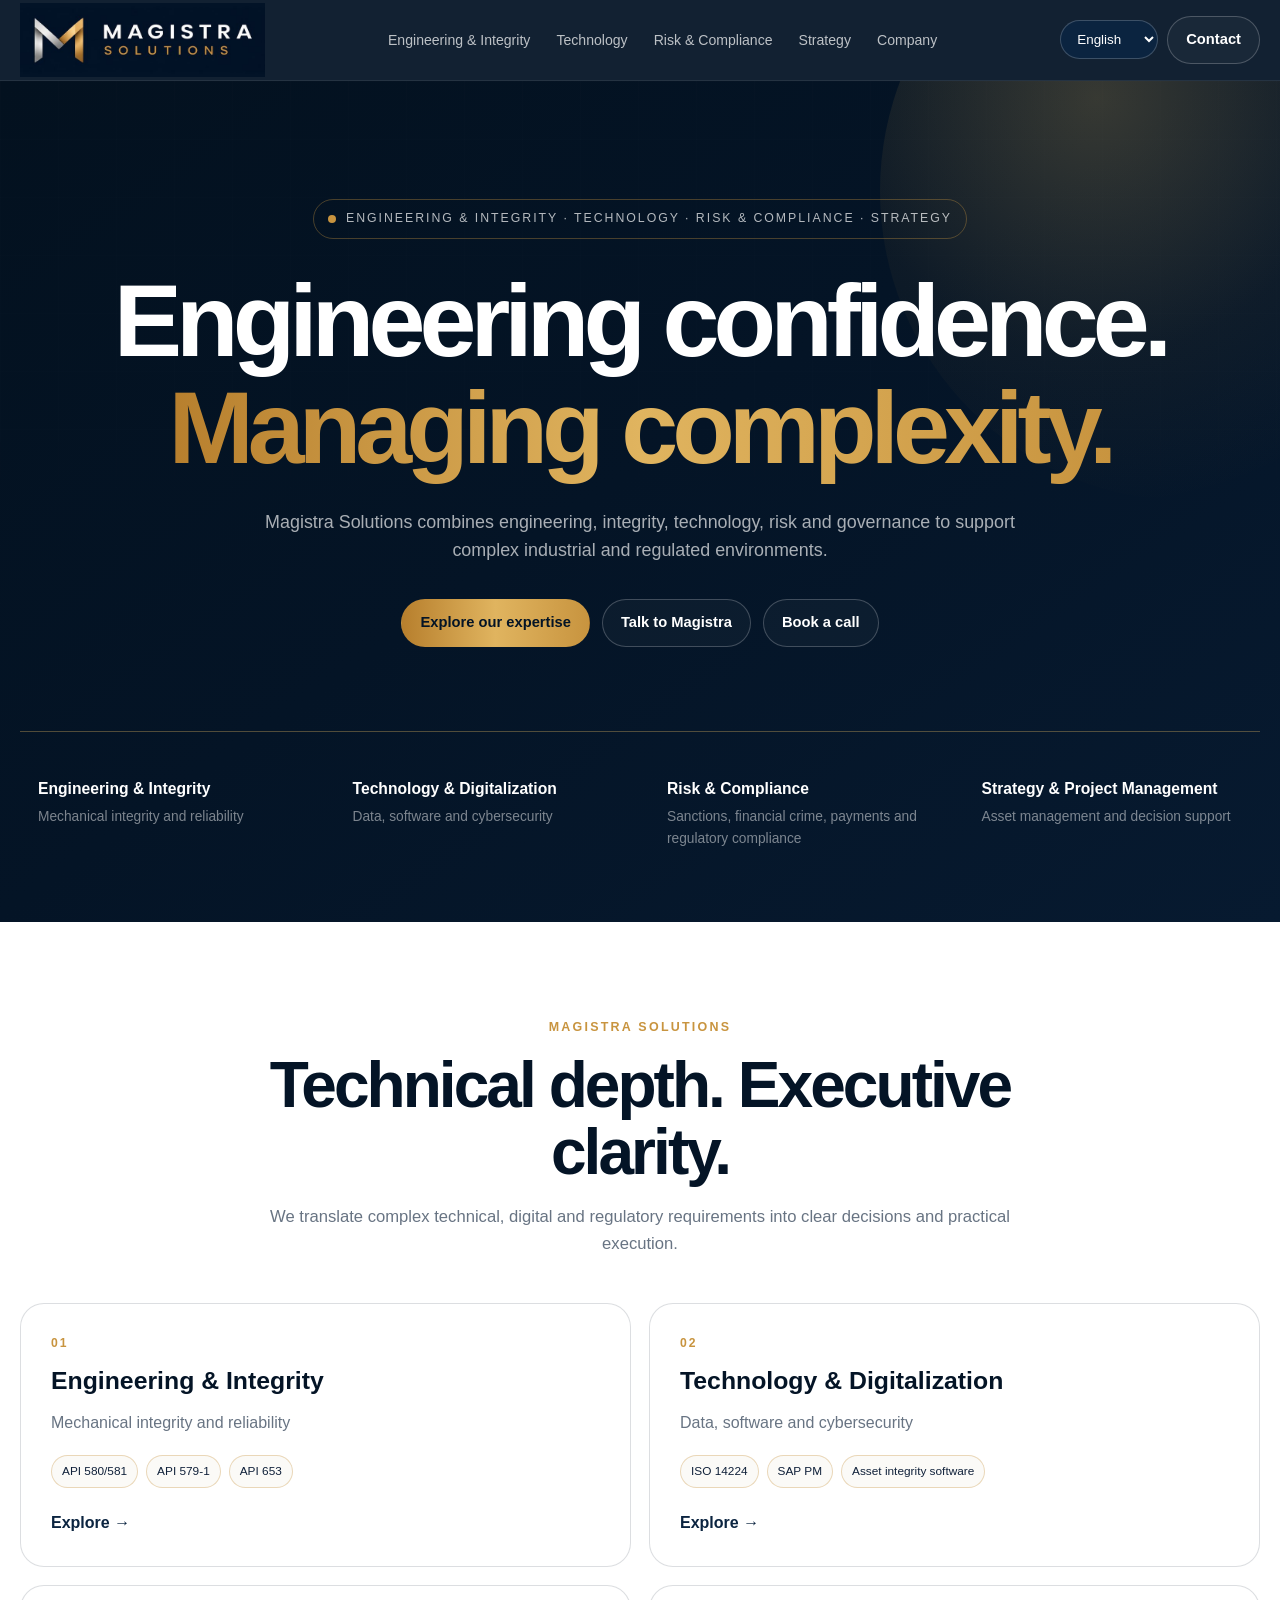
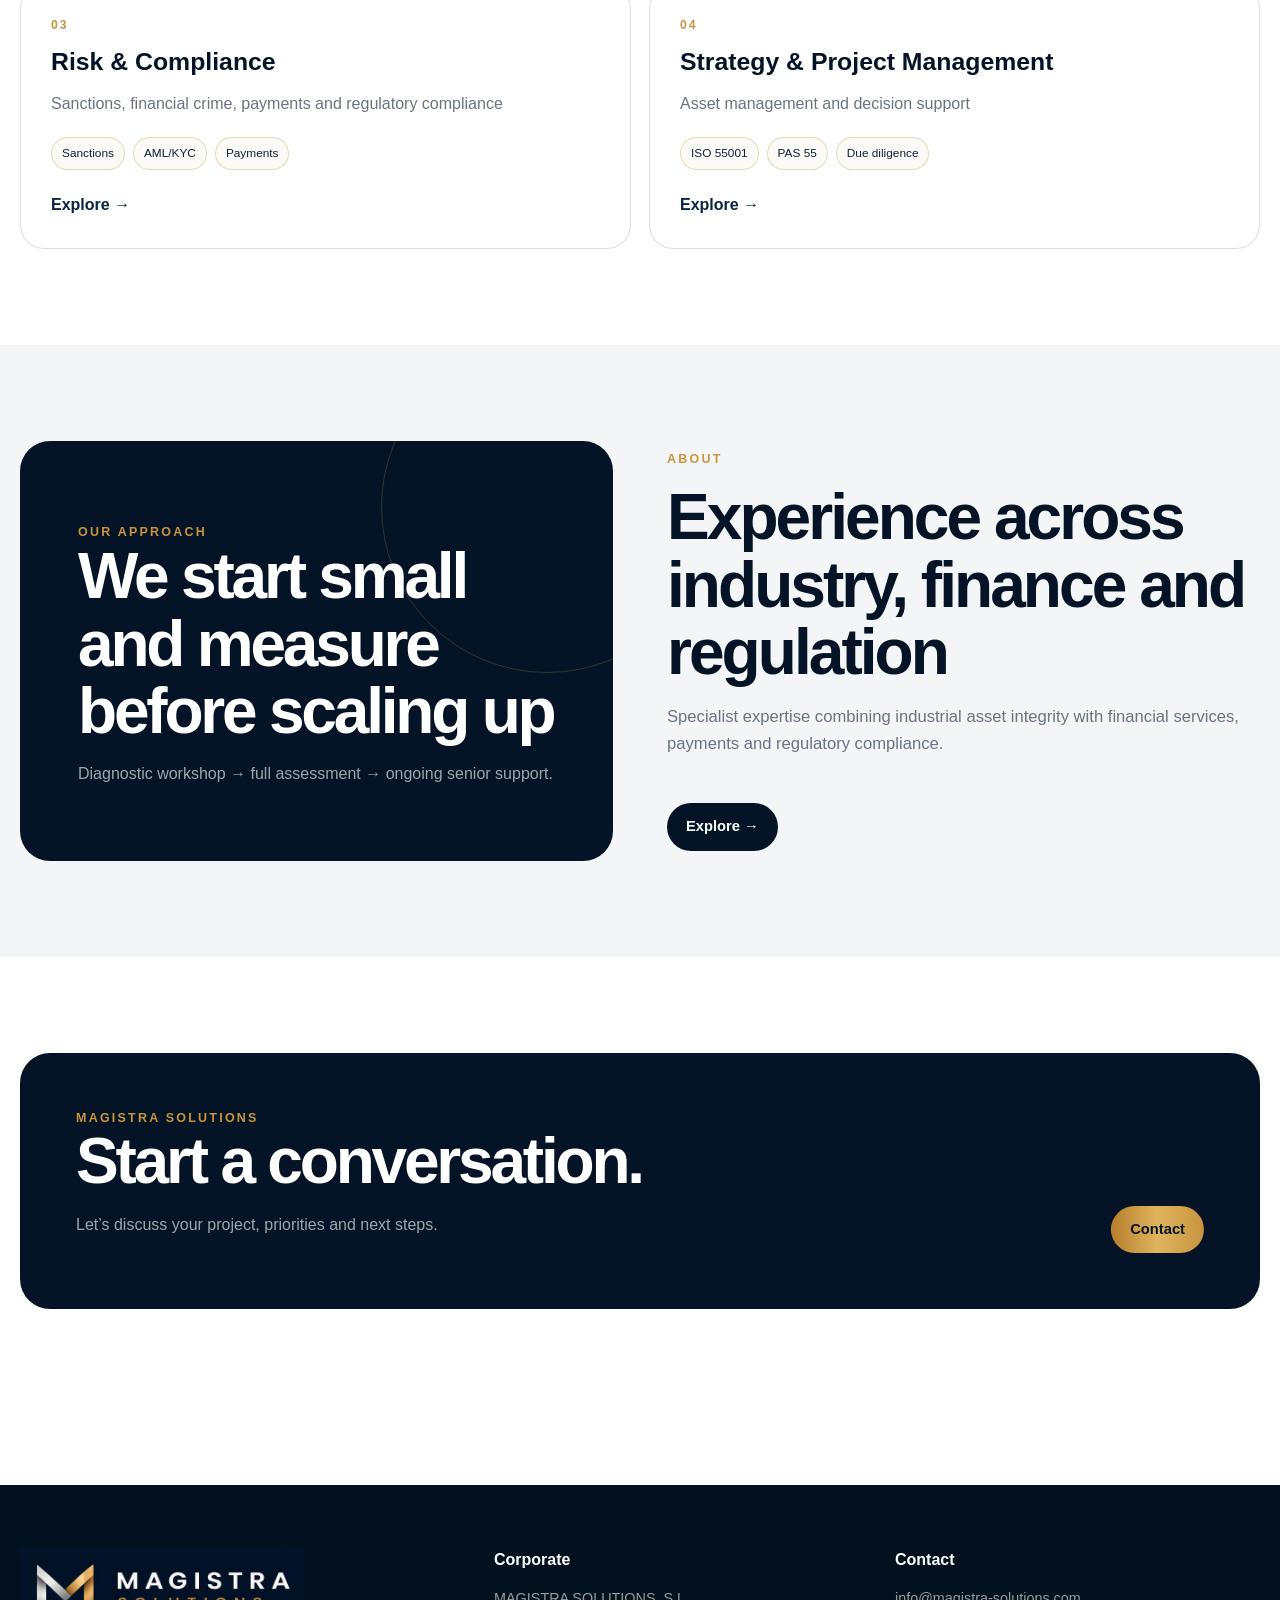
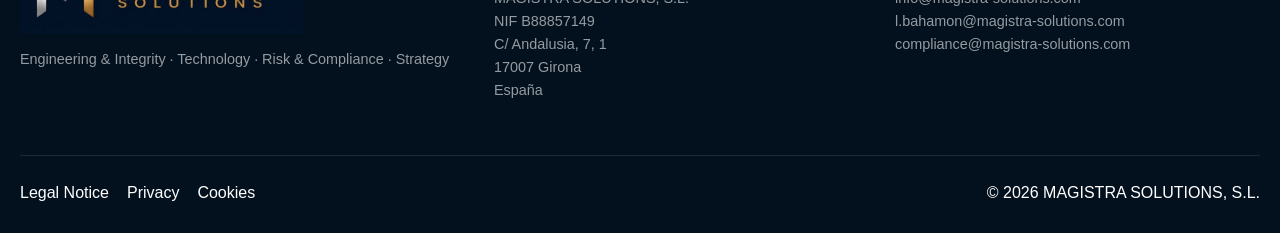
<file: index.html>
<!DOCTYPE html>

<html lang="en"><head>
<meta charset="utf-8"/><meta content="width=device-width,initial-scale=1" name="viewport"/>
<title>Magistra Solutions | Engineering, Technology, Risk &amp; Compliance</title><meta content="#041426" name="theme-color"/>
<meta content="website" property="og:type"/><meta content="Magistra Solutions | Engineering, Technology, Risk &amp; Compliance" property="og:title"/>
<meta content="Magistra Solutions · Engineering &amp; Integrity · Technology · Risk &amp; Compliance · Strategy" property="og:description"/>
<meta content="https://magistra-solutions.com/og-magistra.jpg" property="og:image"/><meta content="https://magistra-solutions.com/" property="og:url"/>
<meta content="summary_large_image" name="twitter:card"/>
<link href="favicon.png" rel="icon" type="image/png"/><link href="style.css" rel="stylesheet"/>
</head><body data-page-title="home_title">
<a class="skip" data-i18n="skip_to_content" href="#main">Skip to content</a>
<header class="site-header">
<div class="wrap header-inner">
<a aria-label="Magistra Solutions" class="brand" href="index.html"><img alt="Magistra Solutions" class="brand-logo" src="logo-magistra.jpg"/></a>
<nav aria-label="Main navigation" class="navbar"><div class="nav-item"><a class="nav-link" data-i18n="nav_engineering" href="engineering.html">Engineering &amp; Integrity</a><div class="dropdown"><a data-i18n="nav_eng_rbi" href="engineering.html#rbi">RBI</a><a data-i18n="nav_eng_ffs" href="engineering.html#ffs">FFS / RUL</a><a data-i18n="nav_eng_rca" href="engineering.html#rca">RCA / RCM / FMECA</a><a data-i18n="nav_eng_ili" href="engineering.html#ili">ILI / Corrosion</a><a data-i18n="nav_eng_psm" href="engineering.html#psm">Process Safety</a><a data-i18n="nav_eng_paraiso" href="engineering.html#paraiso">Método Paraíso</a><a data-i18n="nav_eng_training" href="engineering.html#training">Technical Training</a></div></div><div class="nav-item"><a class="nav-link" data-i18n="nav_technology" href="technology.html">Technology</a><div class="dropdown"><a data-i18n="nav_tech_software" href="technology.html#software">Advanced Asset Integrity Software &amp; SAP Integration</a><a data-i18n="nav_tech_sap" href="technology.html#sap">Asset Master Data / SAP PM</a><a data-i18n="nav_tech_data" href="technology.html#data">Data Governance</a><a data-i18n="nav_tech_models" href="technology.html#models">Analytical Models</a></div></div><div class="nav-item"><a class="nav-link" data-i18n="nav_compliance" href="compliance.html">Risk &amp; Compliance</a><div class="dropdown"><a data-i18n="nav_comp_sanctions" href="compliance.html#sanctions">Sanctions &amp; Export Controls</a><a data-i18n="nav_comp_aml" href="compliance.html#aml">AML / KYC &amp; Financial Crime</a><a data-i18n="nav_comp_payments" href="compliance.html#payments">Payments &amp; Regulatory Compliance</a><a data-i18n="nav_comp_projects" href="compliance.html#projects">Compliance Management &amp; Regulatory Projects</a></div></div><div class="nav-item"><a class="nav-link" data-i18n="nav_strategy" href="strategy.html">Strategy</a><div class="dropdown"><a data-i18n="nav_strat_maturity" href="strategy.html#maturity">Asset Management</a><a data-i18n="nav_strat_roadmaps" href="strategy.html#roadmaps">RCM–RBI Roadmaps</a><a data-i18n="nav_strat_due" href="strategy.html#duediligence">Technical Due Diligence</a><a data-i18n="nav_strat_project" href="strategy.html#project">Project Management</a></div></div><div class="nav-item"><a class="nav-link" data-i18n="nav_company" href="about.html">Company</a><div class="dropdown"><a data-i18n="nav_about_tab" href="about.html#about">About Magistra</a><a data-i18n="nav_about_experience" href="about.html#experience">Experience</a><a data-i18n="nav_about_method" href="about.html#method">Working Method</a><a data-i18n="nav_about_international" href="about.html#international">International Structure</a><a href="contact.html">Contact</a></div></div></nav>
<div class="header-actions">
<select aria-label="Language" class="lang-select" id="language"><option value="en">English</option><option value="es">Español</option><option value="de">Deutsch</option><option value="ca">Català</option><option value="fr">Français</option></select>
<a class="btn btn-outline" data-i18n="nav_contact" href="contact.html">Contact</a>
<button aria-controls="mobile-menu" aria-expanded="false" class="burger" data-menu-toggle="" type="button">☰</button>
</div></div>
<div class="mobile-menu" data-mobile-menu="" id="mobile-menu"><div class="wrap"><div class="mobile-group"><a data-i18n="nav_engineering" href="engineering.html">Engineering &amp; Integrity</a><small><a data-i18n="nav_eng_rbi" href="engineering.html#rbi">RBI</a><a data-i18n="nav_eng_ffs" href="engineering.html#ffs">FFS / RUL</a><a data-i18n="nav_eng_rca" href="engineering.html#rca">RCA / RCM / FMECA</a><a data-i18n="nav_eng_ili" href="engineering.html#ili">ILI / Corrosion</a><a data-i18n="nav_eng_psm" href="engineering.html#psm">Process Safety</a><a data-i18n="nav_eng_paraiso" href="engineering.html#paraiso">Método Paraíso</a><a data-i18n="nav_eng_training" href="engineering.html#training">Technical Training</a></small></div><div class="mobile-group"><a data-i18n="nav_technology" href="technology.html">Technology</a><small><a data-i18n="nav_tech_software" href="technology.html#software">Advanced Asset Integrity Software &amp; SAP Integration</a><a data-i18n="nav_tech_sap" href="technology.html#sap">Asset Master Data / SAP PM</a><a data-i18n="nav_tech_data" href="technology.html#data">Data Governance</a><a data-i18n="nav_tech_models" href="technology.html#models">Analytical Models</a></small></div><div class="mobile-group"><a data-i18n="nav_compliance" href="compliance.html">Risk &amp; Compliance</a><small><a data-i18n="nav_comp_sanctions" href="compliance.html#sanctions">Sanctions &amp; Export Controls</a><a data-i18n="nav_comp_aml" href="compliance.html#aml">AML / KYC &amp; Financial Crime</a><a data-i18n="nav_comp_payments" href="compliance.html#payments">Payments &amp; Regulatory Compliance</a><a data-i18n="nav_comp_projects" href="compliance.html#projects">Compliance Management &amp; Regulatory Projects</a></small></div><div class="mobile-group"><a data-i18n="nav_strategy" href="strategy.html">Strategy</a><small><a data-i18n="nav_strat_maturity" href="strategy.html#maturity">Asset Management</a><a data-i18n="nav_strat_roadmaps" href="strategy.html#roadmaps">RCM–RBI Roadmaps</a><a data-i18n="nav_strat_due" href="strategy.html#duediligence">Technical Due Diligence</a><a data-i18n="nav_strat_project" href="strategy.html#project">Project Management</a></small></div><div class="mobile-group"><a data-i18n="nav_company" href="about.html">Company</a><small><a data-i18n="nav_about_tab" href="about.html#about">About Magistra</a><a data-i18n="nav_about_experience" href="about.html#experience">Experience</a><a data-i18n="nav_about_method" href="about.html#method">Working Method</a><a data-i18n="nav_about_international" href="about.html#international">International Structure</a><a href="contact.html">Contact</a></small></div></div></div>
</header><main id="main">
<section class="hero"><div class="wrap hero-inner">
<div class="eyebrow"><span class="dot"></span><span data-i18n="hero_services_line">ENGINEERING &amp; INTEGRITY · TECHNOLOGY · RISK &amp; COMPLIANCE · STRATEGY</span></div>
<h1><span data-i18n="home_hero1">Engineering confidence.</span><br/><span class="gold-text" data-i18n="home_hero2">Managing complexity.</span></h1>
<p data-i18n="home_intro">Magistra Solutions combines engineering, integrity, technology, risk and governance to support complex industrial and regulated environments.</p>
<div class="hero-actions"><a class="btn btn-gold" data-i18n="explore" href="engineering.html">Explore our expertise</a><a class="btn btn-outline" data-i18n="talk" href="contact.html">Talk to Magistra</a><a class="btn btn-outline" data-i18n="book" href="https://calendar.app.google/2bdi6XMywj6YiHj46" rel="noopener" target="_blank">Book a call</a></div>
<div class="hero-strip">
<a href="engineering.html"><strong data-i18n="eng_title">Engineering &amp; Integrity</strong><span data-i18n="eng_sub">Mechanical integrity and reliability</span></a>
<a href="technology.html"><strong data-i18n="tech_title">Technology &amp; Digitalization</strong><span data-i18n="tech_sub">Data, software and cybersecurity</span></a>
<a href="compliance.html"><strong data-i18n="comp_title">Risk &amp; Compliance</strong><span data-i18n="comp_sub">Sanctions, financial crime, payments and regulatory compliance</span></a>
<a href="strategy.html"><strong data-i18n="strat_title">Strategy &amp; Project Management</strong><span data-i18n="strat_sub">Asset management and decision support</span></a>
</div></div></section>
<section><div class="wrap">
<div class="section-head center reveal"><div class="kicker">MAGISTRA SOLUTIONS</div><h2 data-i18n="approach_h">Technical depth. Executive clarity.</h2><p data-i18n="approach_p">We translate complex technical, digital and regulatory requirements into clear decisions and practical execution.</p></div>
<div class="cards">
<article class="card reveal-left"><div class="num">01</div><h3 data-i18n="eng_title">Engineering &amp; Integrity</h3><p data-i18n="eng_sub">Mechanical integrity and reliability</p><div class="badges"><span class="badge">API 580/581</span><span class="badge">API 579-1</span><span class="badge">API 653</span></div><a class="link-arrow" data-i18n="learn_more" href="engineering.html">Explore →</a></article>
<article class="card reveal-right"><div class="num">02</div><h3 data-i18n="tech_title">Technology &amp; Digitalization</h3><p data-i18n="tech_sub">Data, software and cybersecurity</p><div class="badges"><span class="badge">ISO 14224</span><span class="badge">SAP PM</span><span class="badge" data-i18n="badge_software">asset integrity software</span></div><a class="link-arrow" data-i18n="learn_more" href="technology.html">Explore →</a></article>
<article class="card reveal-left"><div class="num">03</div><h3 data-i18n="comp_title">Risk &amp; Compliance</h3><p data-i18n="comp_sub">Process safety, governance and compliance</p><div class="badges"><span class="badge" data-i18n="badge_sanctions">Sanctions</span><span class="badge">AML/KYC</span><span class="badge" data-i18n="badge_payments">Payments</span></div><a class="link-arrow" data-i18n="learn_more" href="compliance.html">Explore →</a></article>
<article class="card reveal-right"><div class="num">04</div><h3 data-i18n="strat_title">Strategy &amp; Project Management</h3><p data-i18n="strat_sub">Asset management and decision support</p><div class="badges"><span class="badge">ISO 55001</span><span class="badge">PAS 55</span><span class="badge" data-i18n="badge_due">Due diligence</span></div><a class="link-arrow" data-i18n="learn_more" href="strategy.html">Explore →</a></article>
</div></div></section>
<section class="band"><div class="wrap split">
<div class="statement reveal-left"><div class="kicker" data-i18n="approach_k">Our approach</div><h2 data-i18n="method_h">We start small and measure before scaling up</h2><p data-i18n="home_steps">Diagnostic workshop → full assessment → ongoing senior support.</p></div>
<div class="reveal-right"><div class="section-head"><div class="kicker" data-i18n="about">About</div><h2 data-i18n="experience_h">Experience across industry, finance and regulation</h2><p data-i18n="experience_p">Specialist expertise combining industrial asset integrity with financial services, payments and regulatory compliance.</p></div><a class="btn btn-navy" data-i18n="learn_more" href="about.html">Explore →</a></div>
</div></section>
<section><div class="wrap"><div class="cta reveal"><div class="cta-grid"><div><div class="kicker">MAGISTRA SOLUTIONS</div><h2 data-i18n="contact_h">Start a conversation.</h2><p data-i18n="cta_intro">Let’s discuss your project, priorities and next steps.</p></div><a class="btn btn-gold" data-i18n="nav_contact" href="contact.html">Contact</a></div></div></div></section>
</main>
<footer class="site-footer"><div class="wrap">
<div class="footer-grid">
<div><div class="brand footer-brand"><img alt="Magistra Solutions" class="brand-logo" src="logo-magistra.jpg"/></div><p data-i18n="footer_tag">Engineering &amp; Integrity · Technology · Risk &amp; Compliance · Strategy</p></div>
<div><h4 data-i18n="corp_label">Corporate</h4><p>MAGISTRA SOLUTIONS, S.L.<br/>NIF B88857149<br/>C/ Andalusia, 7, 1<br/>17007 Girona<br/>España</p></div>
<div><h4 data-i18n="nav_contact">Contact</h4><p><a href="mailto:info@magistra-solutions.com">info@magistra-solutions.com</a><br/><a href="mailto:l.bahamon@magistra-solutions.com">l.bahamon@magistra-solutions.com</a><br/><a href="mailto:compliance@magistra-solutions.com">compliance@magistra-solutions.com</a></p></div>
</div>
<div class="footer-bottom"><div class="legal-bar"><a data-i18n="legal" href="legal-notice.html">Legal Notice</a><a data-i18n="privacy" href="privacy.html">Privacy</a><a data-i18n="cookies" href="cookies.html">Cookies</a></div><div>© 2026 MAGISTRA SOLUTIONS, S.L.</div></div>
</div></footer><script src="main.js"></script></body></html>
</file>
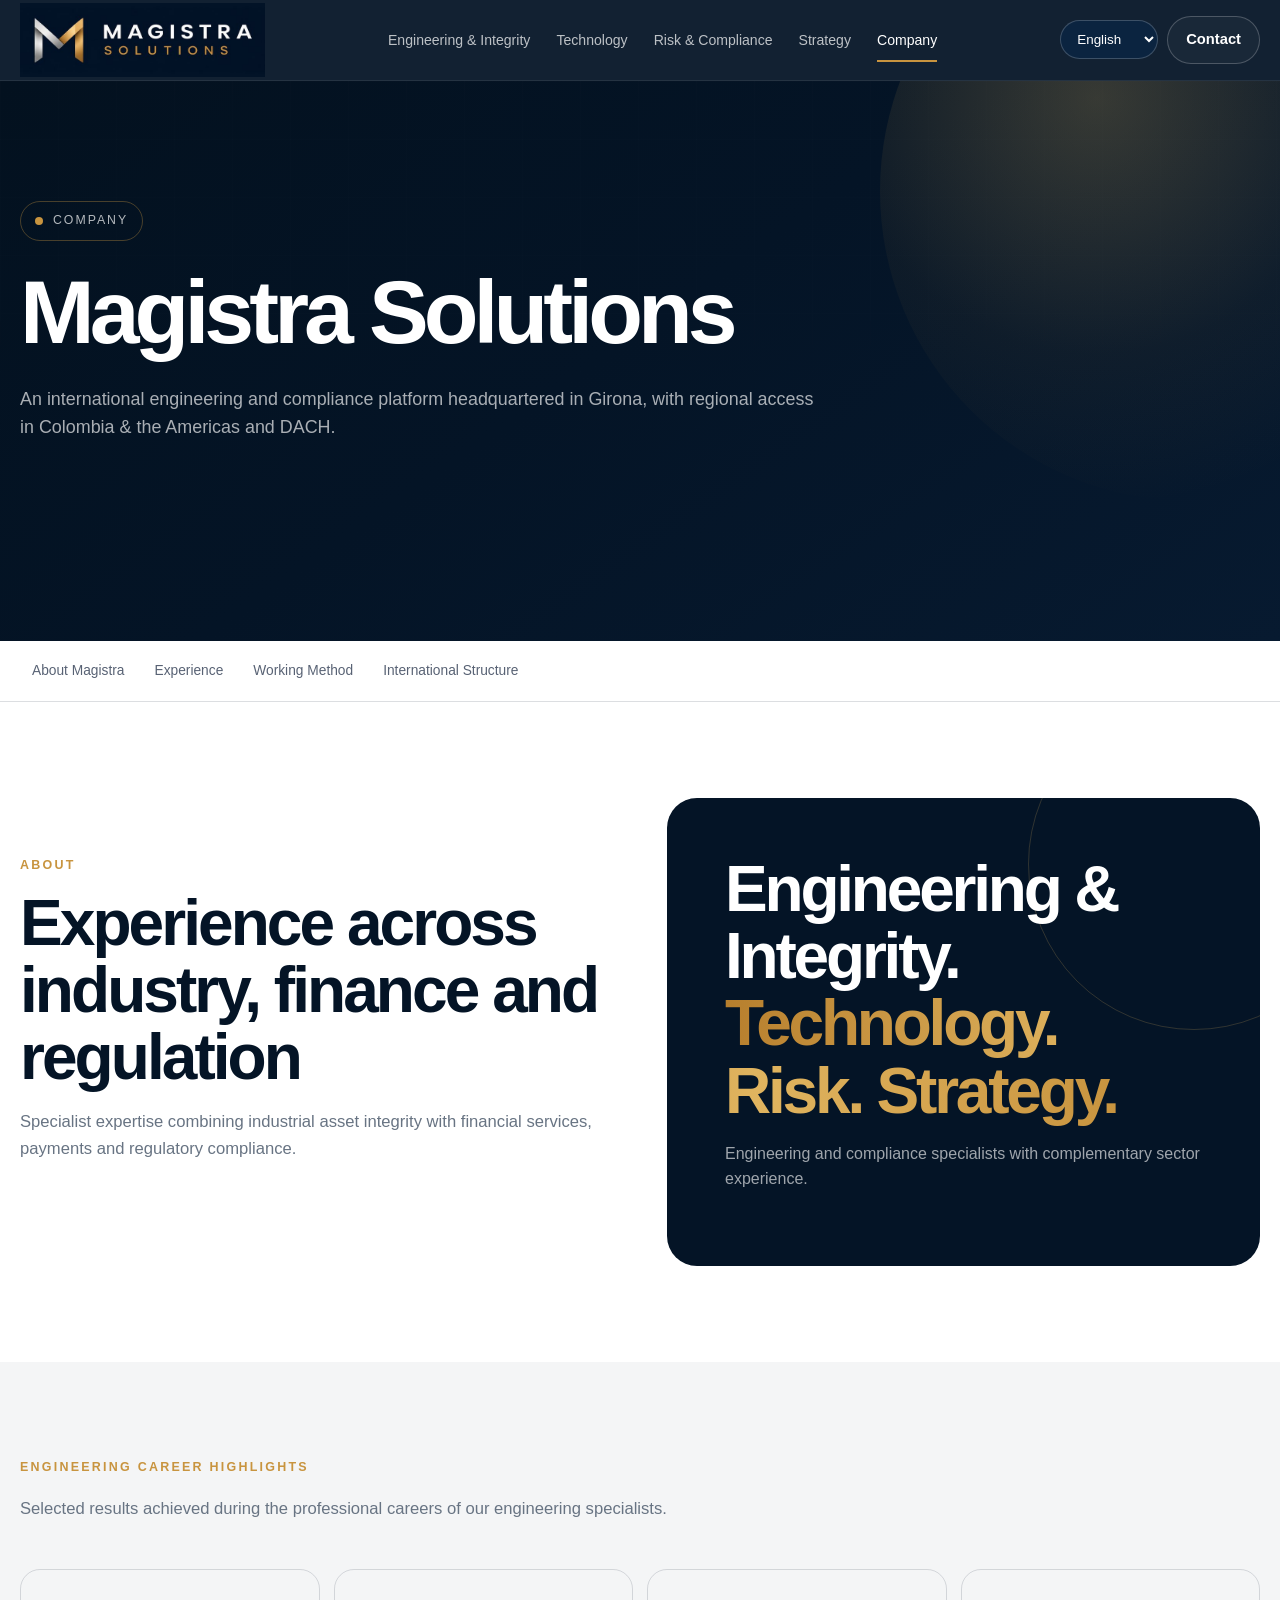
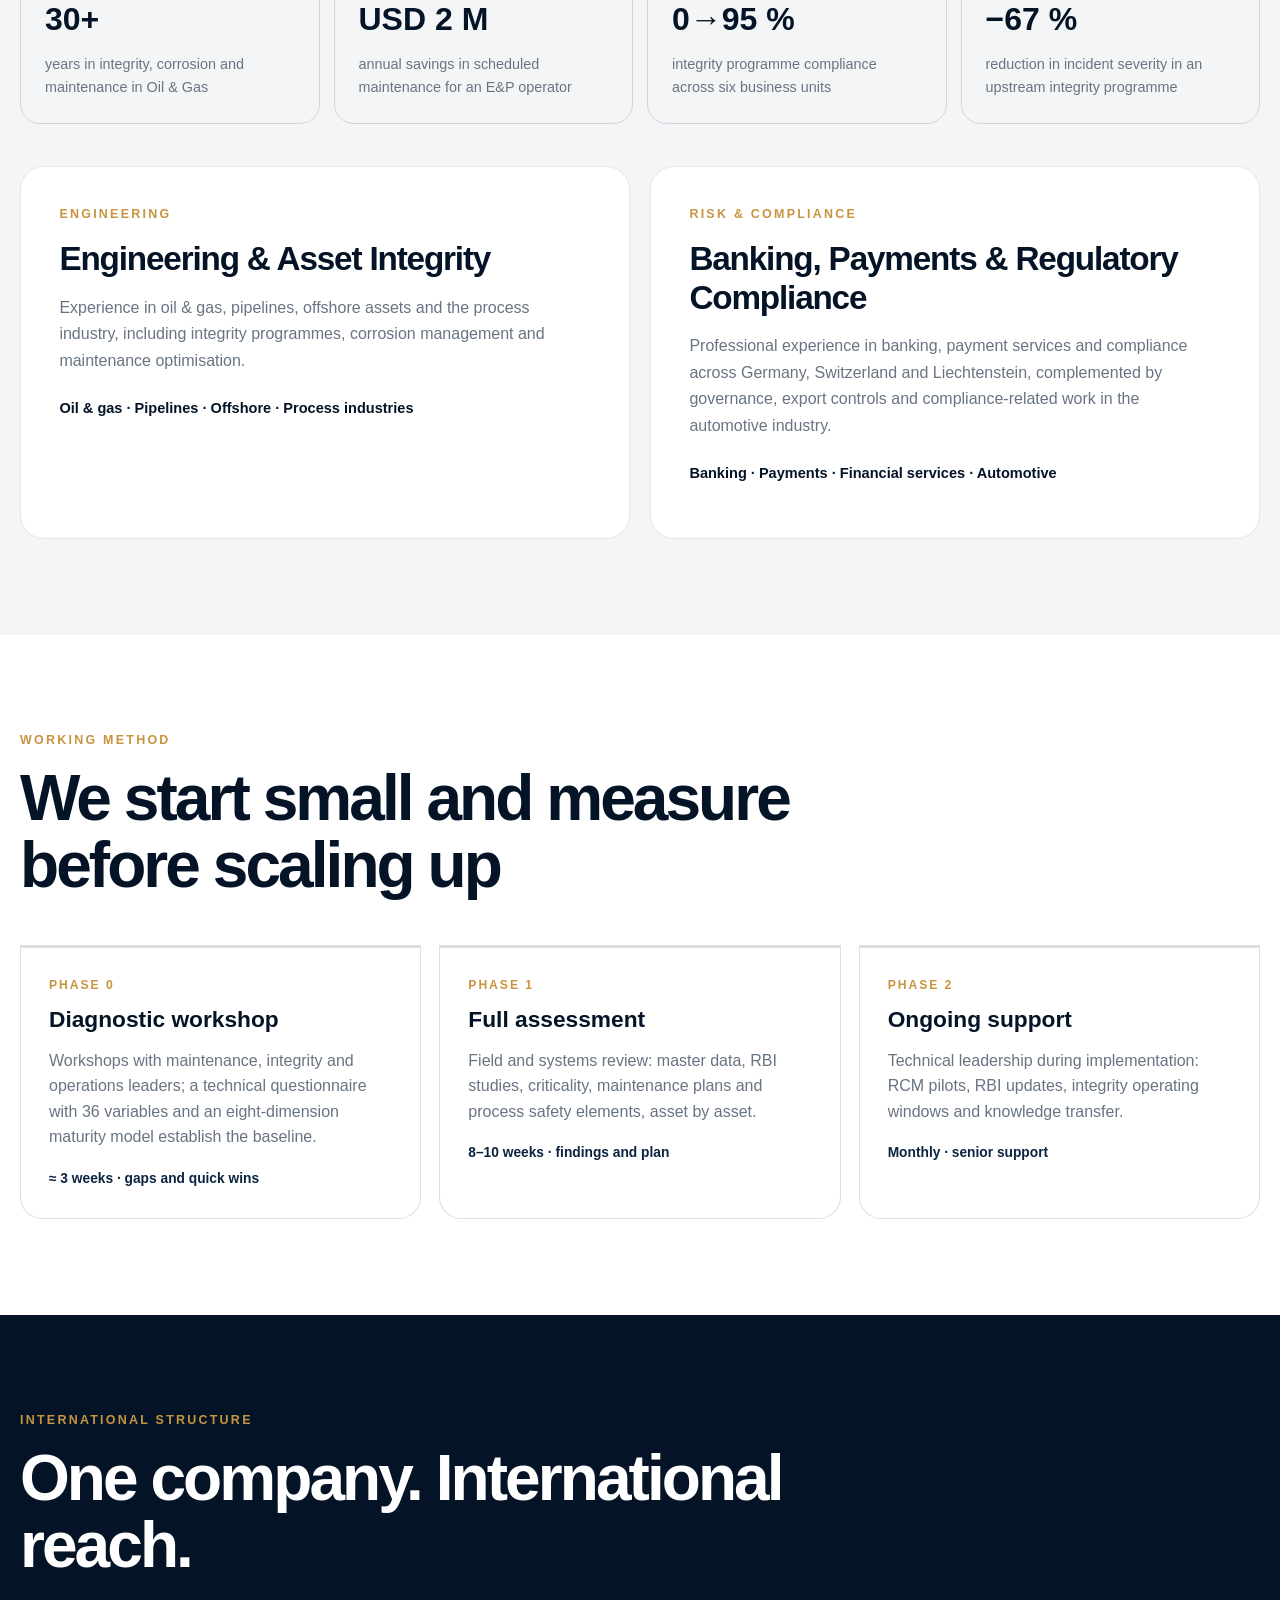
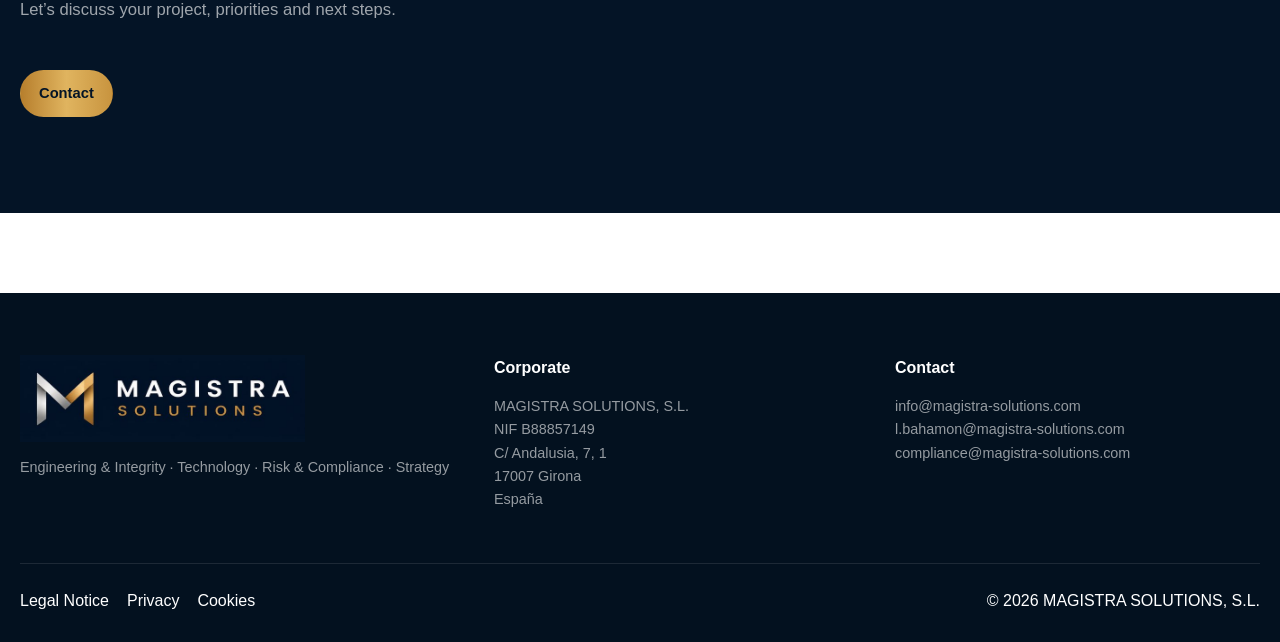
<file: about.html>
<!DOCTYPE html>

<html lang="en"><head>
<meta charset="utf-8"/><meta content="width=device-width,initial-scale=1" name="viewport"/>
<title>Company | Magistra Solutions</title><meta content="#041426" name="theme-color"/>
<meta content="website" property="og:type"/><meta content="Company | Magistra Solutions" property="og:title"/>
<meta content="Magistra Solutions · Engineering &amp; Integrity · Technology · Risk &amp; Compliance · Strategy" property="og:description"/>
<meta content="https://magistra-solutions.com/og-magistra.jpg" property="og:image"/><meta content="https://magistra-solutions.com/" property="og:url"/>
<meta content="summary_large_image" name="twitter:card"/>
<link href="favicon.png" rel="icon" type="image/png"/><link href="style.css" rel="stylesheet"/>
</head><body data-page-title="nav_company">
<a class="skip" data-i18n="skip_to_content" href="#main">Skip to content</a>
<header class="site-header">
<div class="wrap header-inner">
<a aria-label="Magistra Solutions" class="brand" href="index.html"><img alt="Magistra Solutions" class="brand-logo" src="logo-magistra.jpg"/></a>
<nav aria-label="Main navigation" class="navbar"><div class="nav-item"><a class="nav-link" data-i18n="nav_engineering" href="engineering.html">Engineering &amp; Integrity</a><div class="dropdown"><a data-i18n="nav_eng_rbi" href="engineering.html#rbi">RBI</a><a data-i18n="nav_eng_ffs" href="engineering.html#ffs">FFS / RUL</a><a data-i18n="nav_eng_rca" href="engineering.html#rca">RCA / RCM / FMECA</a><a data-i18n="nav_eng_ili" href="engineering.html#ili">ILI / Corrosion</a><a data-i18n="nav_eng_psm" href="engineering.html#psm">Process Safety</a><a data-i18n="nav_eng_paraiso" href="engineering.html#paraiso">Método Paraíso</a><a data-i18n="nav_eng_training" href="engineering.html#training">Technical Training</a></div></div><div class="nav-item"><a class="nav-link" data-i18n="nav_technology" href="technology.html">Technology</a><div class="dropdown"><a data-i18n="nav_tech_software" href="technology.html#software">Advanced Asset Integrity Software &amp; SAP Integration</a><a data-i18n="nav_tech_sap" href="technology.html#sap">Asset Master Data / SAP PM</a><a data-i18n="nav_tech_data" href="technology.html#data">Data Governance</a><a data-i18n="nav_tech_models" href="technology.html#models">Analytical Models</a></div></div><div class="nav-item"><a class="nav-link" data-i18n="nav_compliance" href="compliance.html">Risk &amp; Compliance</a><div class="dropdown"><a data-i18n="nav_comp_sanctions" href="compliance.html#sanctions">Sanctions &amp; Export Controls</a><a data-i18n="nav_comp_aml" href="compliance.html#aml">AML / KYC &amp; Financial Crime</a><a data-i18n="nav_comp_payments" href="compliance.html#payments">Payments &amp; Regulatory Compliance</a><a data-i18n="nav_comp_projects" href="compliance.html#projects">Compliance Management &amp; Regulatory Projects</a></div></div><div class="nav-item"><a class="nav-link" data-i18n="nav_strategy" href="strategy.html">Strategy</a><div class="dropdown"><a data-i18n="nav_strat_maturity" href="strategy.html#maturity">Asset Management</a><a data-i18n="nav_strat_roadmaps" href="strategy.html#roadmaps">RCM–RBI Roadmaps</a><a data-i18n="nav_strat_due" href="strategy.html#duediligence">Technical Due Diligence</a><a data-i18n="nav_strat_project" href="strategy.html#project">Project Management</a></div></div><div class="nav-item"><a class="nav-link active" data-i18n="nav_company" href="about.html">Company</a><div class="dropdown"><a data-i18n="nav_about_tab" href="about.html#about">About Magistra</a><a data-i18n="nav_about_experience" href="about.html#experience">Experience</a><a data-i18n="nav_about_method" href="about.html#method">Working Method</a><a data-i18n="nav_about_international" href="about.html#international">International Structure</a><a href="contact.html">Contact</a></div></div></nav>
<div class="header-actions">
<select aria-label="Language" class="lang-select" id="language"><option value="en">English</option><option value="es">Español</option><option value="de">Deutsch</option><option value="ca">Català</option><option value="fr">Français</option></select>
<a class="btn btn-outline" data-i18n="nav_contact" href="contact.html">Contact</a>
<button aria-controls="mobile-menu" aria-expanded="false" class="burger" data-menu-toggle="" type="button">☰</button>
</div></div>
<div class="mobile-menu" data-mobile-menu="" id="mobile-menu"><div class="wrap"><div class="mobile-group"><a data-i18n="nav_engineering" href="engineering.html">Engineering &amp; Integrity</a><small><a data-i18n="nav_eng_rbi" href="engineering.html#rbi">RBI</a><a data-i18n="nav_eng_ffs" href="engineering.html#ffs">FFS / RUL</a><a data-i18n="nav_eng_rca" href="engineering.html#rca">RCA / RCM / FMECA</a><a data-i18n="nav_eng_ili" href="engineering.html#ili">ILI / Corrosion</a><a data-i18n="nav_eng_psm" href="engineering.html#psm">Process Safety</a><a data-i18n="nav_eng_paraiso" href="engineering.html#paraiso">Método Paraíso</a><a data-i18n="nav_eng_training" href="engineering.html#training">Technical Training</a></small></div><div class="mobile-group"><a data-i18n="nav_technology" href="technology.html">Technology</a><small><a data-i18n="nav_tech_software" href="technology.html#software">Advanced Asset Integrity Software &amp; SAP Integration</a><a data-i18n="nav_tech_sap" href="technology.html#sap">Asset Master Data / SAP PM</a><a data-i18n="nav_tech_data" href="technology.html#data">Data Governance</a><a data-i18n="nav_tech_models" href="technology.html#models">Analytical Models</a></small></div><div class="mobile-group"><a data-i18n="nav_compliance" href="compliance.html">Risk &amp; Compliance</a><small><a data-i18n="nav_comp_sanctions" href="compliance.html#sanctions">Sanctions &amp; Export Controls</a><a data-i18n="nav_comp_aml" href="compliance.html#aml">AML / KYC &amp; Financial Crime</a><a data-i18n="nav_comp_payments" href="compliance.html#payments">Payments &amp; Regulatory Compliance</a><a data-i18n="nav_comp_projects" href="compliance.html#projects">Compliance Management &amp; Regulatory Projects</a></small></div><div class="mobile-group"><a data-i18n="nav_strategy" href="strategy.html">Strategy</a><small><a data-i18n="nav_strat_maturity" href="strategy.html#maturity">Asset Management</a><a data-i18n="nav_strat_roadmaps" href="strategy.html#roadmaps">RCM–RBI Roadmaps</a><a data-i18n="nav_strat_due" href="strategy.html#duediligence">Technical Due Diligence</a><a data-i18n="nav_strat_project" href="strategy.html#project">Project Management</a></small></div><div class="mobile-group"><a data-i18n="nav_company" href="about.html">Company</a><small><a data-i18n="nav_about_tab" href="about.html#about">About Magistra</a><a data-i18n="nav_about_experience" href="about.html#experience">Experience</a><a data-i18n="nav_about_method" href="about.html#method">Working Method</a><a data-i18n="nav_about_international" href="about.html#international">International Structure</a><a href="contact.html">Contact</a></small></div></div></div>
</header><main id="main">
<section class="page-hero"><div class="wrap"><div class="eyebrow"><span class="dot"></span><span data-i18n="nav_company">Company</span></div><h1>Magistra Solutions</h1><p data-i18n="company_hero_p">An international engineering and compliance platform headquartered in Girona...</p></div></section>
<nav class="page-tabs"><div class="wrap"><a data-i18n="about_tab" href="#about">About Magistra</a><a data-i18n="experience_tab" href="#experience">Experience</a><a data-i18n="method_tab" href="#method">Working Method</a><a data-i18n="international_tab" href="#international">International Structure</a></div></nav>
<section id="about"><div class="wrap split"><div class="reveal-left"><div class="section-head"><div class="kicker" data-i18n="about">About</div><h2 data-i18n="experience_h">Experience across industry, finance and regulation</h2><p data-i18n="experience_p">Specialist expertise combining industrial asset integrity with financial services, payments and regulatory compliance.</p></div></div><div class="statement reveal-right"><h2><span data-i18n="about_statement_1">Engineering &amp; Integrity.</span><br/><span class="gold-text" data-i18n="about_statement_2">Technology. Risk. Strategy.</span></h2><p data-i18n="about_scope">Engineering and compliance specialists with complementary sector experience.</p></div></div></section>
<section class="band" id="experience"><div class="wrap">
<div class="section-head reveal"><div class="kicker" data-i18n="experience_numbers">Engineering career highlights</div><p data-i18n="eng_experience_metrics">Selected results achieved during the professional careers of our engineering specialists.</p></div>
<div class="metrics">
<div class="metric reveal"><strong>30+</strong><span data-i18n="about_metric1">years in integrity, corrosion and maintenance in Oil &amp; Gas</span></div>
<div class="metric reveal"><strong>USD 2 M</strong><span data-i18n="about_metric2">annual savings in scheduled maintenance for an E&amp;P operator</span></div>
<div class="metric reveal"><strong>0→95 %</strong><span data-i18n="about_metric3">integrity programme compliance across six business units</span></div>
<div class="metric reveal"><strong>−67 %</strong><span data-i18n="about_metric4">reduction in incident severity in an upstream integrity programme</span></div>
</div>
<div class="experience-domains">
<article class="experience-domain reveal-left"><div class="kicker">ENGINEERING</div><h3 data-i18n="eng_experience_h">Engineering &amp; Asset Integrity</h3><p data-i18n="eng_experience_p">Experience in oil &amp; gas, pipelines, offshore assets and the process industry, including integrity programmes, corrosion management and maintenance optimisation.</p><p class="expertise-sectors" data-i18n="sector_engineering">Oil &amp; gas · Pipelines · Offshore · Process industries</p></article>
<article class="experience-domain reveal-right"><div class="kicker">RISK &amp; COMPLIANCE</div><h3 data-i18n="comp_experience_h">Banking, Payments &amp; Regulatory Compliance</h3><p data-i18n="comp_experience_p">Professional experience in banking, payment services and compliance across Germany, Switzerland and Liechtenstein, complemented by governance, export controls and compliance-related work in the automotive industry.</p><p class="expertise-sectors" data-i18n="sector_compliance">Banking · Payments · Financial services · Automotive</p></article>
</div></div></section>
<section id="method"><div class="wrap"><div class="section-head reveal"><div class="kicker" data-i18n="method">Working Method</div><h2 data-i18n="method_h">We start small and measure before scaling up</h2></div><div class="method-grid">
<article class="phase reveal"><div class="num" data-i18n="phase0_label">PHASE 0</div><h3 data-i18n="phase0_title">Diagnostic workshop</h3><p data-i18n="phase0_desc">Workshops with maintenance, integrity and operations leaders; a technical questionnaire with 36 variables and an eight-dimension maturity model establish the baseline.</p><div class="meta" data-i18n="phase0_meta">≈ 3 weeks · gaps and quick wins</div></article>
<article class="phase reveal"><div class="num" data-i18n="phase1_label">PHASE 1</div><h3 data-i18n="phase1_title">Full assessment</h3><p data-i18n="phase1_desc">Field and systems review: master data, RBI studies, criticality, maintenance plans and process safety elements, asset by asset.</p><div class="meta" data-i18n="phase1_meta">8–10 weeks · findings and plan</div></article>
<article class="phase reveal"><div class="num" data-i18n="phase2_label">PHASE 2</div><h3 data-i18n="phase2_title">Ongoing support</h3><p data-i18n="phase2_desc">Technical leadership during implementation: RCM pilots, RBI updates, integrity operating windows and knowledge transfer.</p><div class="meta" data-i18n="phase2_meta">Monthly · senior support</div></article>
</div></div></section>
<section class="dark-band" id="international"><div class="wrap"><div class="section-head reveal"><div class="kicker" data-i18n="international">International Structure</div><h2 data-i18n="intl_h">One company. International reach.</h2><p data-i18n="cta_intro">Let’s discuss your project, priorities and next steps.</p></div><a class="btn btn-gold" data-i18n="nav_contact" href="contact.html">Contact</a></div></section>
</main>
<footer class="site-footer"><div class="wrap">
<div class="footer-grid">
<div><div class="brand footer-brand"><img alt="Magistra Solutions" class="brand-logo" src="logo-magistra.jpg"/></div><p data-i18n="footer_tag">Engineering &amp; Integrity · Technology · Risk &amp; Compliance · Strategy</p></div>
<div><h4 data-i18n="corp_label">Corporate</h4><p>MAGISTRA SOLUTIONS, S.L.<br/>NIF B88857149<br/>C/ Andalusia, 7, 1<br/>17007 Girona<br/>España</p></div>
<div><h4 data-i18n="nav_contact">Contact</h4><p><a href="mailto:info@magistra-solutions.com">info@magistra-solutions.com</a><br/><a href="mailto:l.bahamon@magistra-solutions.com">l.bahamon@magistra-solutions.com</a><br/><a href="mailto:compliance@magistra-solutions.com">compliance@magistra-solutions.com</a></p></div>
</div>
<div class="footer-bottom"><div class="legal-bar"><a data-i18n="legal" href="legal-notice.html">Legal Notice</a><a data-i18n="privacy" href="privacy.html">Privacy</a><a data-i18n="cookies" href="cookies.html">Cookies</a></div><div>© 2026 MAGISTRA SOLUTIONS, S.L.</div></div>
</div></footer><script src="main.js"></script></body></html>
</file>
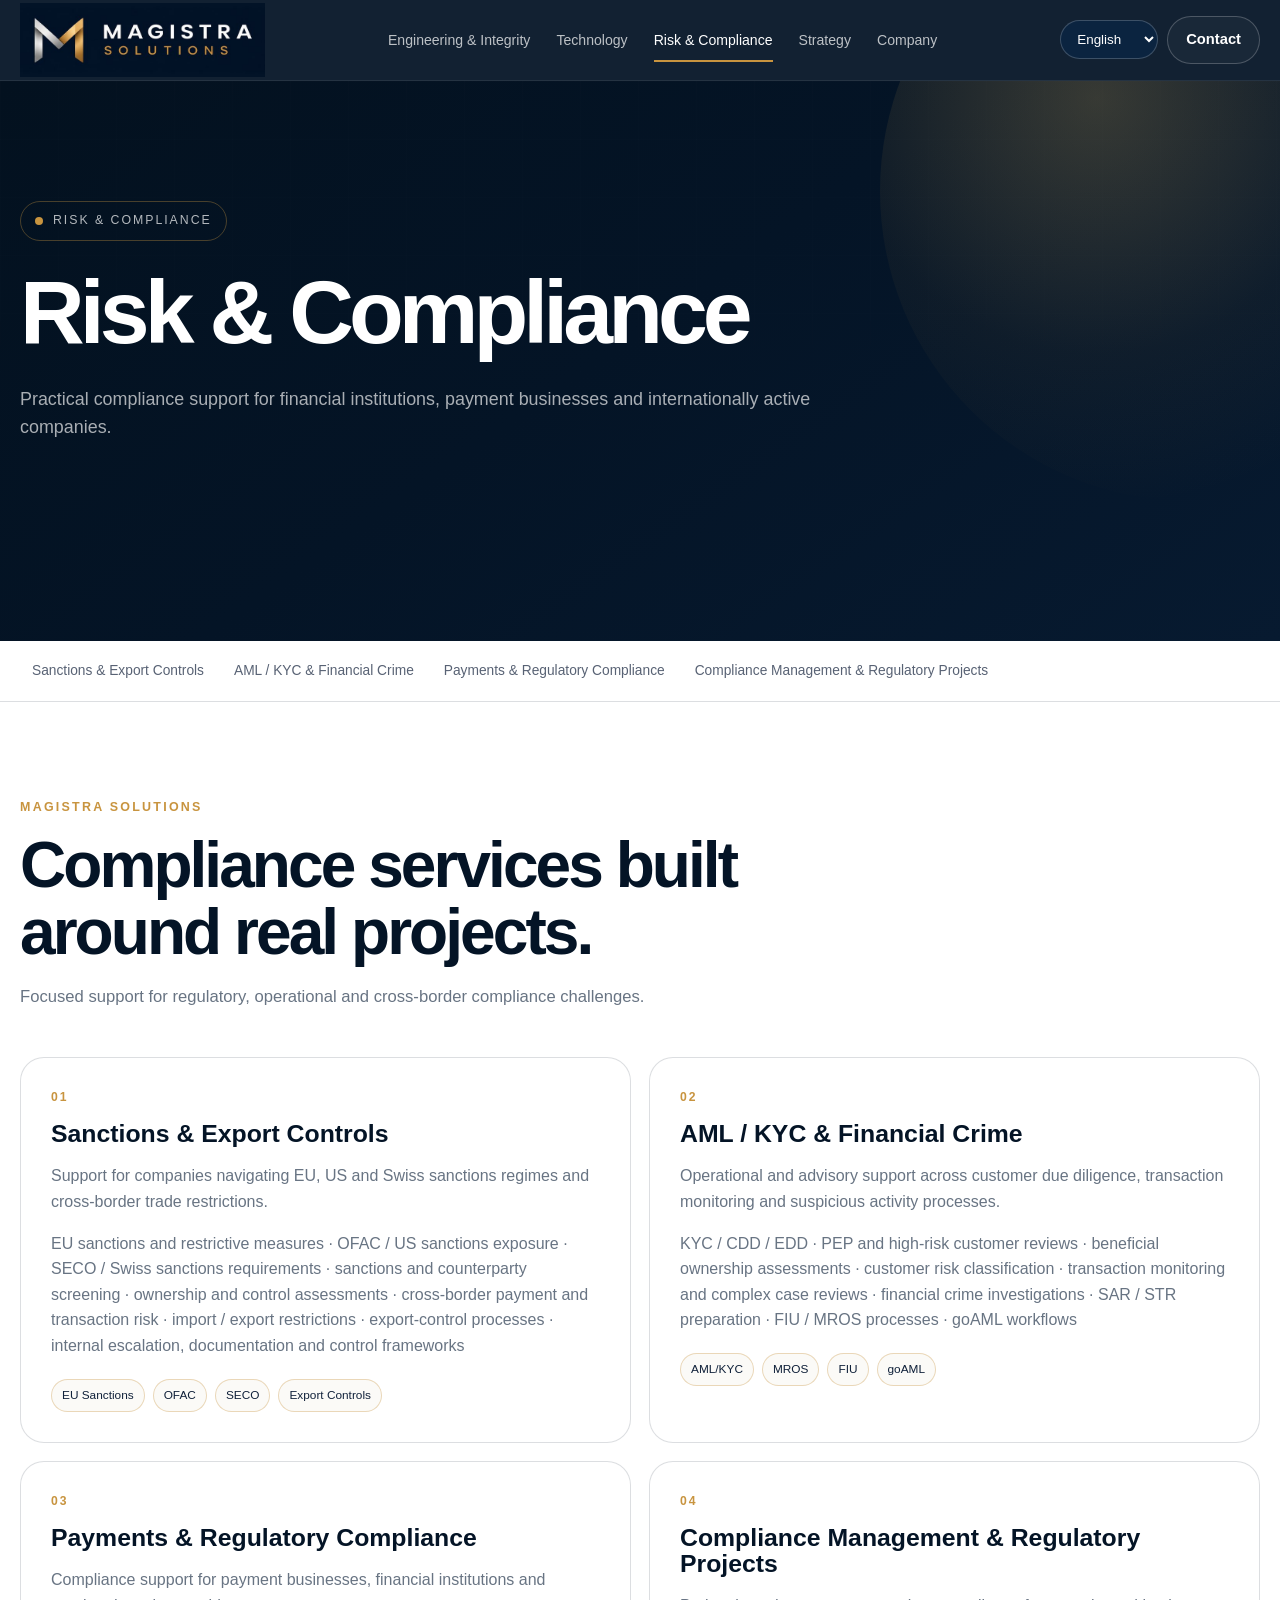
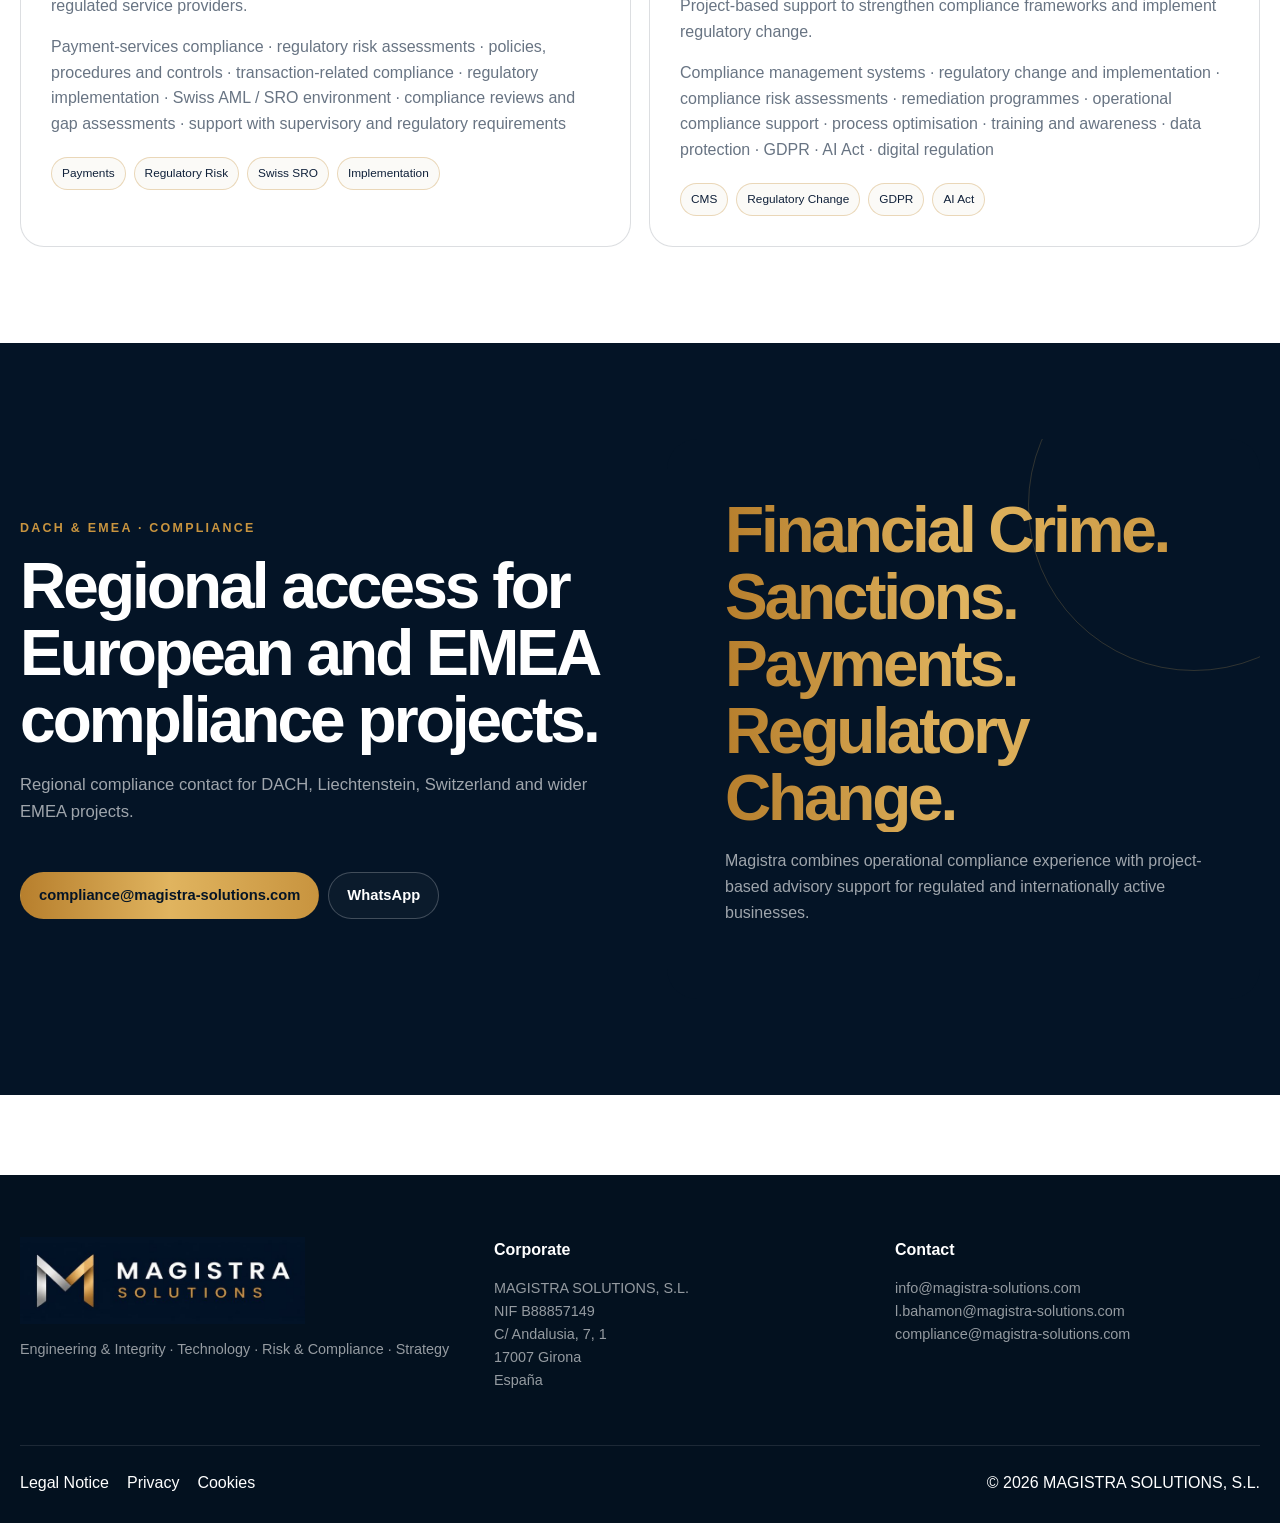
<file: compliance.html>
<!DOCTYPE html>

<html lang="en"><head>
<meta charset="utf-8"/><meta content="width=device-width,initial-scale=1" name="viewport"/>
<title>Risk &amp; Compliance | Magistra Solutions</title><meta content="#041426" name="theme-color"/>
<meta content="website" property="og:type"/><meta content="Risk &amp; Compliance | Magistra Solutions" property="og:title"/>
<meta content="Magistra Solutions · Engineering &amp; Integrity · Technology · Risk &amp; Compliance · Strategy" property="og:description"/>
<meta content="https://magistra-solutions.com/og-magistra.jpg" property="og:image"/><meta content="https://magistra-solutions.com/" property="og:url"/>
<meta content="summary_large_image" name="twitter:card"/>
<link href="favicon.png" rel="icon" type="image/png"/><link href="style.css" rel="stylesheet"/>
</head><body data-page-title="comp_title">
<a class="skip" data-i18n="skip_to_content" href="#main">Skip to content</a>
<header class="site-header">
<div class="wrap header-inner">
<a aria-label="Magistra Solutions" class="brand" href="index.html"><img alt="Magistra Solutions" class="brand-logo" src="logo-magistra.jpg"/></a>
<nav aria-label="Main navigation" class="navbar"><div class="nav-item"><a class="nav-link" data-i18n="nav_engineering" href="engineering.html">Engineering &amp; Integrity</a><div class="dropdown"><a data-i18n="nav_eng_rbi" href="engineering.html#rbi">RBI</a><a data-i18n="nav_eng_ffs" href="engineering.html#ffs">FFS / RUL</a><a data-i18n="nav_eng_rca" href="engineering.html#rca">RCA / RCM / FMECA</a><a data-i18n="nav_eng_ili" href="engineering.html#ili">ILI / Corrosion</a><a data-i18n="nav_eng_psm" href="engineering.html#psm">Process Safety</a><a data-i18n="nav_eng_paraiso" href="engineering.html#paraiso">Método Paraíso</a><a data-i18n="nav_eng_training" href="engineering.html#training">Technical Training</a></div></div><div class="nav-item"><a class="nav-link" data-i18n="nav_technology" href="technology.html">Technology</a><div class="dropdown"><a data-i18n="nav_tech_software" href="technology.html#software">Advanced Asset Integrity Software &amp; SAP Integration</a><a data-i18n="nav_tech_sap" href="technology.html#sap">Asset Master Data / SAP PM</a><a data-i18n="nav_tech_data" href="technology.html#data">Data Governance</a><a data-i18n="nav_tech_models" href="technology.html#models">Analytical Models</a></div></div><div class="nav-item"><a class="nav-link active" data-i18n="nav_compliance" href="compliance.html">Risk &amp; Compliance</a><div class="dropdown"><a data-i18n="nav_comp_sanctions" href="compliance.html#sanctions">Sanctions &amp; Export Controls</a><a data-i18n="nav_comp_aml" href="compliance.html#aml">AML / KYC &amp; Financial Crime</a><a data-i18n="nav_comp_payments" href="compliance.html#payments">Payments &amp; Regulatory Compliance</a><a data-i18n="nav_comp_projects" href="compliance.html#projects">Compliance Management &amp; Regulatory Projects</a></div></div><div class="nav-item"><a class="nav-link" data-i18n="nav_strategy" href="strategy.html">Strategy</a><div class="dropdown"><a data-i18n="nav_strat_maturity" href="strategy.html#maturity">Asset Management</a><a data-i18n="nav_strat_roadmaps" href="strategy.html#roadmaps">RCM–RBI Roadmaps</a><a data-i18n="nav_strat_due" href="strategy.html#duediligence">Technical Due Diligence</a><a data-i18n="nav_strat_project" href="strategy.html#project">Project Management</a></div></div><div class="nav-item"><a class="nav-link" data-i18n="nav_company" href="about.html">Company</a><div class="dropdown"><a data-i18n="nav_about_tab" href="about.html#about">About Magistra</a><a data-i18n="nav_about_experience" href="about.html#experience">Experience</a><a data-i18n="nav_about_method" href="about.html#method">Working Method</a><a data-i18n="nav_about_international" href="about.html#international">International Structure</a><a href="contact.html">Contact</a></div></div></nav>
<div class="header-actions">
<select aria-label="Language" class="lang-select" id="language"><option value="en">English</option><option value="es">Español</option><option value="de">Deutsch</option><option value="ca">Català</option><option value="fr">Français</option></select>
<a class="btn btn-outline" data-i18n="nav_contact" href="contact.html">Contact</a>
<button aria-controls="mobile-menu" aria-expanded="false" class="burger" data-menu-toggle="" type="button">☰</button>
</div></div>
<div class="mobile-menu" data-mobile-menu="" id="mobile-menu"><div class="wrap"><div class="mobile-group"><a data-i18n="nav_engineering" href="engineering.html">Engineering &amp; Integrity</a><small><a data-i18n="nav_eng_rbi" href="engineering.html#rbi">RBI</a><a data-i18n="nav_eng_ffs" href="engineering.html#ffs">FFS / RUL</a><a data-i18n="nav_eng_rca" href="engineering.html#rca">RCA / RCM / FMECA</a><a data-i18n="nav_eng_ili" href="engineering.html#ili">ILI / Corrosion</a><a data-i18n="nav_eng_psm" href="engineering.html#psm">Process Safety</a><a data-i18n="nav_eng_paraiso" href="engineering.html#paraiso">Método Paraíso</a><a data-i18n="nav_eng_training" href="engineering.html#training">Technical Training</a></small></div><div class="mobile-group"><a data-i18n="nav_technology" href="technology.html">Technology</a><small><a data-i18n="nav_tech_software" href="technology.html#software">Advanced Asset Integrity Software &amp; SAP Integration</a><a data-i18n="nav_tech_sap" href="technology.html#sap">Asset Master Data / SAP PM</a><a data-i18n="nav_tech_data" href="technology.html#data">Data Governance</a><a data-i18n="nav_tech_models" href="technology.html#models">Analytical Models</a></small></div><div class="mobile-group"><a data-i18n="nav_compliance" href="compliance.html">Risk &amp; Compliance</a><small><a data-i18n="nav_comp_sanctions" href="compliance.html#sanctions">Sanctions &amp; Export Controls</a><a data-i18n="nav_comp_aml" href="compliance.html#aml">AML / KYC &amp; Financial Crime</a><a data-i18n="nav_comp_payments" href="compliance.html#payments">Payments &amp; Regulatory Compliance</a><a data-i18n="nav_comp_projects" href="compliance.html#projects">Compliance Management &amp; Regulatory Projects</a></small></div><div class="mobile-group"><a data-i18n="nav_strategy" href="strategy.html">Strategy</a><small><a data-i18n="nav_strat_maturity" href="strategy.html#maturity">Asset Management</a><a data-i18n="nav_strat_roadmaps" href="strategy.html#roadmaps">RCM–RBI Roadmaps</a><a data-i18n="nav_strat_due" href="strategy.html#duediligence">Technical Due Diligence</a><a data-i18n="nav_strat_project" href="strategy.html#project">Project Management</a></small></div><div class="mobile-group"><a data-i18n="nav_company" href="about.html">Company</a><small><a data-i18n="nav_about_tab" href="about.html#about">About Magistra</a><a data-i18n="nav_about_experience" href="about.html#experience">Experience</a><a data-i18n="nav_about_method" href="about.html#method">Working Method</a><a data-i18n="nav_about_international" href="about.html#international">International Structure</a><a href="contact.html">Contact</a></small></div></div></div>
</header><main id="main">
<section class="page-hero"><div class="wrap">
<div class="eyebrow"><span class="dot"></span><span data-i18n="comp_title">Risk &amp; Compliance</span></div>
<h1 data-i18n="comp_title">Risk &amp; Compliance</h1>
<p data-i18n="comp_hero_p">Practical compliance support for financial institutions, payment businesses and internationally active companies.</p>
</div></section>
<nav class="page-tabs"><div class="wrap">
<a data-i18n="comp_service1_title" href="#sanctions">Sanctions &amp; Export Controls</a>
<a data-i18n="comp_service2_title" href="#aml">AML / KYC &amp; Financial Crime</a>
<a data-i18n="comp_service3_title" href="#payments">Payments &amp; Regulatory Compliance</a>
<a data-i18n="comp_service4_title" href="#projects">Compliance Management &amp; Regulatory Projects</a>
</div></nav>
<section><div class="wrap">
<div class="section-head reveal"><div class="kicker">MAGISTRA SOLUTIONS</div>
<h2 data-i18n="comp_section_h">Compliance services built around real projects.</h2>
<p data-i18n="comp_section_p">Focused support for regulatory, operational and cross-border compliance challenges.</p></div>
<div class="cards">
<article class="card reveal-left" id="sanctions"><div class="num">01</div>
<h3 data-i18n="comp_service1_title">Sanctions &amp; Export Controls</h3>
<p data-i18n="comp_service1_intro">Support for companies navigating EU, US and Swiss sanctions regimes and cross-border trade restrictions.</p>
<p data-i18n="comp_service1_body">EU sanctions and restrictive measures · OFAC / US sanctions exposure · SECO / Swiss sanctions requirements · sanctions and counterparty screening · ownership and control assessments · cross-border payment and transaction risk · import / export restrictions · export-control processes · internal escalation, documentation and control frameworks</p>
<div class="badges"><span class="badge" data-i18n="badge_eu">EU Sanctions</span><span class="badge">OFAC</span><span class="badge">SECO</span><span class="badge" data-i18n="badge_export">Export Controls</span></div></article>
<article class="card reveal-right" id="aml"><div class="num">02</div>
<h3 data-i18n="comp_service2_title">AML / KYC &amp; Financial Crime</h3>
<p data-i18n="comp_service2_intro">Operational and advisory support across customer due diligence, transaction monitoring and suspicious activity processes.</p>
<p data-i18n="comp_service2_body">KYC / CDD / EDD · PEP and high-risk customer reviews · beneficial ownership assessments · customer risk classification · transaction monitoring and complex case reviews · financial crime investigations · SAR / STR preparation · FIU / MROS processes · goAML workflows</p>
<div class="badges"><span class="badge">AML/KYC</span><span class="badge">MROS</span><span class="badge">FIU</span><span class="badge">goAML</span></div></article>
<article class="card reveal-left" id="payments"><div class="num">03</div>
<h3 data-i18n="comp_service3_title">Payments &amp; Regulatory Compliance</h3>
<p data-i18n="comp_service3_intro">Compliance support for payment businesses, financial institutions and regulated service providers.</p>
<p data-i18n="comp_service3_body">Payment-services compliance · regulatory risk assessments · policies, procedures and controls · transaction-related compliance · regulatory implementation · Swiss AML / SRO environment · compliance reviews and gap assessments · support with supervisory and regulatory requirements</p>
<div class="badges"><span class="badge" data-i18n="badge_payments">Payments</span><span class="badge" data-i18n="badge_reg_risk">Regulatory Risk</span><span class="badge" data-i18n="badge_sro">Swiss SRO</span><span class="badge" data-i18n="badge_impl">Implementation</span></div></article>
<article class="card reveal-right" id="projects"><div class="num">04</div>
<h3 data-i18n="comp_service4_title">Compliance Management &amp; Regulatory Projects</h3>
<p data-i18n="comp_service4_intro">Project-based support to strengthen compliance frameworks and implement regulatory change.</p>
<p data-i18n="comp_service4_body">Compliance management systems · regulatory change and implementation · compliance risk assessments · remediation programmes · operational compliance support · process optimisation · training and awareness · data protection · GDPR · AI Act · digital regulation</p>
<div class="badges"><span class="badge">CMS</span><span class="badge" data-i18n="badge_reg_change">Regulatory Change</span><span class="badge">GDPR</span><span class="badge">AI Act</span></div></article>
</div></div></section>
<section class="dark-band"><div class="wrap split">
<div class="reveal-left"><div class="section-head">
<div class="kicker" data-i18n="comp_region">DACH &amp; EMEA · Compliance</div>
<h2 data-i18n="comp_regional_h">Regional access for European and EMEA compliance projects.</h2>
<p data-i18n="comp_region_desc">Regional compliance contact for DACH, Liechtenstein, Switzerland and wider EMEA projects.</p>
</div>
<div class="contact-actions">
<a class="btn btn-gold" href="mailto:compliance@magistra-solutions.com">compliance@magistra-solutions.com</a>
<a class="btn btn-outline" data-i18n="whatsapp" data-wa="dach" href="#">WhatsApp</a>
</div></div>
<div class="statement reveal-right"><h2 class="gold-text" data-i18n="comp_statement_h">Financial Crime. Sanctions. Payments. Regulatory Change.</h2>
<p data-i18n="comp_statement_p">Magistra combines operational compliance experience with project-based advisory support for regulated and internationally active businesses.</p></div>
</div></section>
</main>
<footer class="site-footer"><div class="wrap">
<div class="footer-grid">
<div><div class="brand footer-brand"><img alt="Magistra Solutions" class="brand-logo" src="logo-magistra.jpg"/></div><p data-i18n="footer_tag">Engineering &amp; Integrity · Technology · Risk &amp; Compliance · Strategy</p></div>
<div><h4 data-i18n="corp_label">Corporate</h4><p>MAGISTRA SOLUTIONS, S.L.<br/>NIF B88857149<br/>C/ Andalusia, 7, 1<br/>17007 Girona<br/>España</p></div>
<div><h4 data-i18n="nav_contact">Contact</h4><p><a href="mailto:info@magistra-solutions.com">info@magistra-solutions.com</a><br/><a href="mailto:l.bahamon@magistra-solutions.com">l.bahamon@magistra-solutions.com</a><br/><a href="mailto:compliance@magistra-solutions.com">compliance@magistra-solutions.com</a></p></div>
</div>
<div class="footer-bottom"><div class="legal-bar"><a data-i18n="legal" href="legal-notice.html">Legal Notice</a><a data-i18n="privacy" href="privacy.html">Privacy</a><a data-i18n="cookies" href="cookies.html">Cookies</a></div><div>© 2026 MAGISTRA SOLUTIONS, S.L.</div></div>
</div></footer><script src="main.js"></script></body></html>
</file>
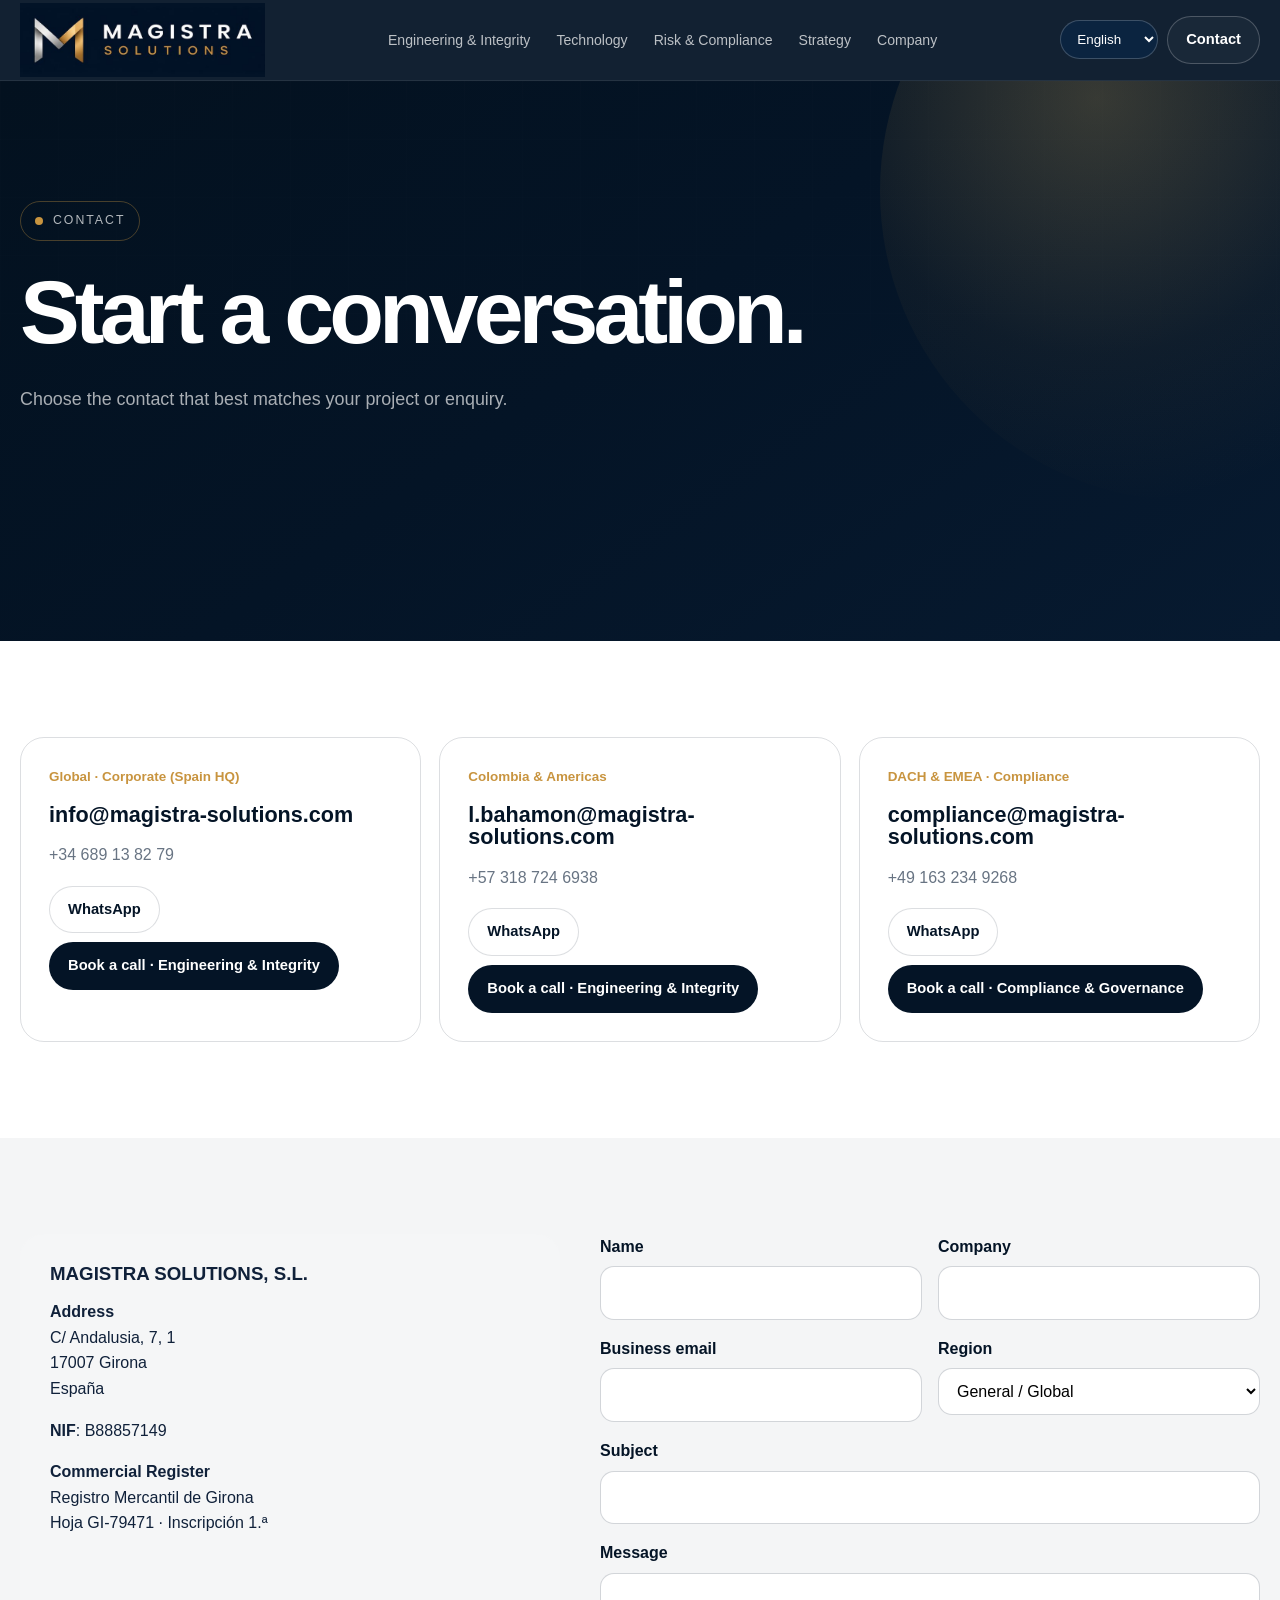
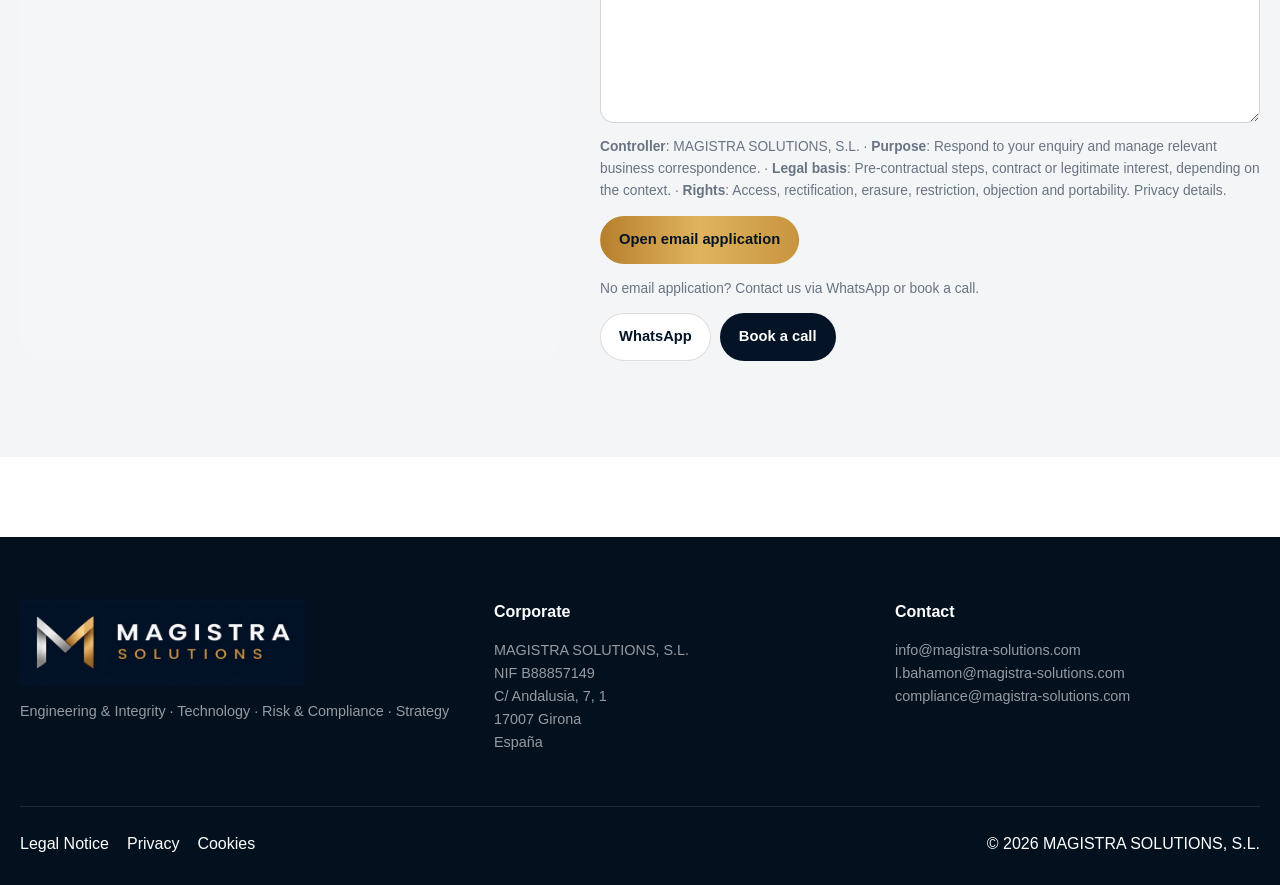
<file: contact.html>
<!DOCTYPE html>

<html lang="en"><head>
<meta charset="utf-8"/><meta content="width=device-width,initial-scale=1" name="viewport"/>
<title>Contact | Magistra Solutions</title><meta content="#041426" name="theme-color"/>
<meta content="website" property="og:type"/><meta content="Contact | Magistra Solutions" property="og:title"/>
<meta content="Magistra Solutions · Engineering &amp; Integrity · Technology · Risk &amp; Compliance · Strategy" property="og:description"/>
<meta content="https://magistra-solutions.com/og-magistra.jpg" property="og:image"/><meta content="https://magistra-solutions.com/" property="og:url"/>
<meta content="summary_large_image" name="twitter:card"/>
<link href="favicon.png" rel="icon" type="image/png"/><link href="style.css" rel="stylesheet"/>
</head><body data-page-title="nav_contact">
<a class="skip" data-i18n="skip_to_content" href="#main">Skip to content</a>
<header class="site-header">
<div class="wrap header-inner">
<a aria-label="Magistra Solutions" class="brand" href="index.html"><img alt="Magistra Solutions" class="brand-logo" src="logo-magistra.jpg"/></a>
<nav aria-label="Main navigation" class="navbar"><div class="nav-item"><a class="nav-link" data-i18n="nav_engineering" href="engineering.html">Engineering &amp; Integrity</a><div class="dropdown"><a data-i18n="nav_eng_rbi" href="engineering.html#rbi">RBI</a><a data-i18n="nav_eng_ffs" href="engineering.html#ffs">FFS / RUL</a><a data-i18n="nav_eng_rca" href="engineering.html#rca">RCA / RCM / FMECA</a><a data-i18n="nav_eng_ili" href="engineering.html#ili">ILI / Corrosion</a><a data-i18n="nav_eng_psm" href="engineering.html#psm">Process Safety</a><a data-i18n="nav_eng_paraiso" href="engineering.html#paraiso">Método Paraíso</a><a data-i18n="nav_eng_training" href="engineering.html#training">Technical Training</a></div></div><div class="nav-item"><a class="nav-link" data-i18n="nav_technology" href="technology.html">Technology</a><div class="dropdown"><a data-i18n="nav_tech_software" href="technology.html#software">Advanced Asset Integrity Software &amp; SAP Integration</a><a data-i18n="nav_tech_sap" href="technology.html#sap">Asset Master Data / SAP PM</a><a data-i18n="nav_tech_data" href="technology.html#data">Data Governance</a><a data-i18n="nav_tech_models" href="technology.html#models">Analytical Models</a></div></div><div class="nav-item"><a class="nav-link" data-i18n="nav_compliance" href="compliance.html">Risk &amp; Compliance</a><div class="dropdown"><a data-i18n="nav_comp_sanctions" href="compliance.html#sanctions">Sanctions &amp; Export Controls</a><a data-i18n="nav_comp_aml" href="compliance.html#aml">AML / KYC &amp; Financial Crime</a><a data-i18n="nav_comp_payments" href="compliance.html#payments">Payments &amp; Regulatory Compliance</a><a data-i18n="nav_comp_projects" href="compliance.html#projects">Compliance Management &amp; Regulatory Projects</a></div></div><div class="nav-item"><a class="nav-link" data-i18n="nav_strategy" href="strategy.html">Strategy</a><div class="dropdown"><a data-i18n="nav_strat_maturity" href="strategy.html#maturity">Asset Management</a><a data-i18n="nav_strat_roadmaps" href="strategy.html#roadmaps">RCM–RBI Roadmaps</a><a data-i18n="nav_strat_due" href="strategy.html#duediligence">Technical Due Diligence</a><a data-i18n="nav_strat_project" href="strategy.html#project">Project Management</a></div></div><div class="nav-item"><a class="nav-link" data-i18n="nav_company" href="about.html">Company</a><div class="dropdown"><a data-i18n="nav_about_tab" href="about.html#about">About Magistra</a><a data-i18n="nav_about_experience" href="about.html#experience">Experience</a><a data-i18n="nav_about_method" href="about.html#method">Working Method</a><a data-i18n="nav_about_international" href="about.html#international">International Structure</a><a href="contact.html">Contact</a></div></div></nav>
<div class="header-actions">
<select aria-label="Language" class="lang-select" id="language"><option value="en">English</option><option value="es">Español</option><option value="de">Deutsch</option><option value="ca">Català</option><option value="fr">Français</option></select>
<a class="btn btn-outline" data-i18n="nav_contact" href="contact.html">Contact</a>
<button aria-controls="mobile-menu" aria-expanded="false" class="burger" data-menu-toggle="" type="button">☰</button>
</div></div>
<div class="mobile-menu" data-mobile-menu="" id="mobile-menu"><div class="wrap"><div class="mobile-group"><a data-i18n="nav_engineering" href="engineering.html">Engineering &amp; Integrity</a><small><a data-i18n="nav_eng_rbi" href="engineering.html#rbi">RBI</a><a data-i18n="nav_eng_ffs" href="engineering.html#ffs">FFS / RUL</a><a data-i18n="nav_eng_rca" href="engineering.html#rca">RCA / RCM / FMECA</a><a data-i18n="nav_eng_ili" href="engineering.html#ili">ILI / Corrosion</a><a data-i18n="nav_eng_psm" href="engineering.html#psm">Process Safety</a><a data-i18n="nav_eng_paraiso" href="engineering.html#paraiso">Método Paraíso</a><a data-i18n="nav_eng_training" href="engineering.html#training">Technical Training</a></small></div><div class="mobile-group"><a data-i18n="nav_technology" href="technology.html">Technology</a><small><a data-i18n="nav_tech_software" href="technology.html#software">Advanced Asset Integrity Software &amp; SAP Integration</a><a data-i18n="nav_tech_sap" href="technology.html#sap">Asset Master Data / SAP PM</a><a data-i18n="nav_tech_data" href="technology.html#data">Data Governance</a><a data-i18n="nav_tech_models" href="technology.html#models">Analytical Models</a></small></div><div class="mobile-group"><a data-i18n="nav_compliance" href="compliance.html">Risk &amp; Compliance</a><small><a data-i18n="nav_comp_sanctions" href="compliance.html#sanctions">Sanctions &amp; Export Controls</a><a data-i18n="nav_comp_aml" href="compliance.html#aml">AML / KYC &amp; Financial Crime</a><a data-i18n="nav_comp_payments" href="compliance.html#payments">Payments &amp; Regulatory Compliance</a><a data-i18n="nav_comp_projects" href="compliance.html#projects">Compliance Management &amp; Regulatory Projects</a></small></div><div class="mobile-group"><a data-i18n="nav_strategy" href="strategy.html">Strategy</a><small><a data-i18n="nav_strat_maturity" href="strategy.html#maturity">Asset Management</a><a data-i18n="nav_strat_roadmaps" href="strategy.html#roadmaps">RCM–RBI Roadmaps</a><a data-i18n="nav_strat_due" href="strategy.html#duediligence">Technical Due Diligence</a><a data-i18n="nav_strat_project" href="strategy.html#project">Project Management</a></small></div><div class="mobile-group"><a data-i18n="nav_company" href="about.html">Company</a><small><a data-i18n="nav_about_tab" href="about.html#about">About Magistra</a><a data-i18n="nav_about_experience" href="about.html#experience">Experience</a><a data-i18n="nav_about_method" href="about.html#method">Working Method</a><a data-i18n="nav_about_international" href="about.html#international">International Structure</a><a href="contact.html">Contact</a></small></div></div></div>
</header><main id="main">
<section class="page-hero"><div class="wrap"><div class="eyebrow"><span class="dot"></span><span data-i18n="nav_contact">Contact</span></div><h1 data-i18n="contact_h">Start a conversation.</h1><p data-i18n="contact_intro">Choose the contact that best matches your project or enquiry.</p></div></section>
<section><div class="wrap"><div class="regions">
<article class="region-card reveal"><div class="region" data-i18n="contact_region_global">Global · Corporate (Spain HQ)</div><h3>info@magistra-solutions.com</h3><p>+34 689 13 82 79</p><div class="contact-actions"><a class="btn btn-soft" data-i18n="whatsapp" data-wa="global" href="#">WhatsApp</a><a class="btn btn-navy" data-i18n="book_eng" href="https://calendar.app.google/2bdi6XMywj6YiHj46" rel="noopener" target="_blank">Book a call · Engineering &amp; Integrity</a></div></article>
<article class="region-card reveal"><div class="region" data-i18n="contact_region_americas">Colombia &amp; Americas</div><h3>l.bahamon@magistra-solutions.com</h3><p>+57 318 724 6938</p><div class="contact-actions"><a class="btn btn-soft" data-i18n="whatsapp" data-wa="americas" href="#">WhatsApp</a><a class="btn btn-navy" data-i18n="book_eng" href="https://calendar.app.google/2bdi6XMywj6YiHj46" rel="noopener" target="_blank">Book a call · Engineering &amp; Integrity</a></div></article>
<article class="region-card reveal"><div class="region" data-i18n="contact_region_emea">DACH &amp; EMEA · Compliance</div><h3>compliance@magistra-solutions.com</h3><p>+49 163 234 9268</p><div class="contact-actions"><a class="btn btn-soft" data-i18n="whatsapp" data-wa="dach" href="#">WhatsApp</a><a class="btn btn-navy" data-i18n="book_comp" data-wa="dach" href="#">Book a call · Compliance &amp; Governance</a></div></article>
</div></div></section>
<section class="band"><div class="wrap contact-grid">
<div class="contact-card reveal-left"><h3>MAGISTRA SOLUTIONS, S.L.</h3><p><strong data-i18n="contact_address_label">Address</strong><br/>C/ Andalusia, 7, 1<br/>17007 Girona<br/>España</p><p><strong>NIF</strong>: B88857149</p><p><strong data-i18n="contact_registry_label">Registro Mercantil</strong><br/>Registro Mercantil de Girona<br/>Hoja GI-79471 · Inscripción 1.ª</p></div>
<form class="reveal-right" data-contact-form="">
<div class="form-grid"><div class="field"><label data-i18n="contact_name_legal">Name</label><input name="name" required=""/></div><div class="field"><label data-i18n="contact_company_legal">Company</label><input name="company"/></div><div class="field"><label data-i18n="contact_email_legal">Business Email</label><input name="email" required="" type="email"/></div><div class="field"><label data-i18n="contact_region_legal">Region</label><select name="region"><option data-i18n="contact_general_option" value="general">General / Global</option><option data-i18n="contact_region_americas" value="americas">Colombia &amp; Americas</option><option data-i18n="contact_region_emea" value="dach">DACH &amp; EMEA</option></select></div><div class="field full"><label data-i18n="contact_subject_legal">Subject</label><input name="subject" required=""/></div><div class="field full"><label data-i18n="contact_message_legal">Message</label><textarea name="message" required=""></textarea></div></div>
<p class="form-note"><strong data-i18n="contact_controller_legal">Controller</strong>: MAGISTRA SOLUTIONS, S.L. · <strong data-i18n="contact_purpose_legal">Purpose</strong>: <span data-i18n="contact_desc_legal">Respond to your enquiry and manage relevant business correspondence.</span> · <strong data-i18n="contact_basis_legal">Legal basis</strong>: <span data-i18n="contact_bases_legal">Pre-contractual steps, contract or legitimate interest, depending on the context.</span> · <strong data-i18n="contact_rights_legal">Rights</strong>: <span data-i18n="contact_rightss_legal">Access, rectification, erasure, restriction, objection and portability.</span> <a data-i18n="contact_more_legal" href="privacy.html">Privacy details</a>.</p>
<button class="btn btn-gold" data-i18n="contact_open_legal" type="submit">Open email application</button>
<p class="form-note" data-i18n="contact_alt_legal">No email application? Contact us via WhatsApp or book a call.</p>
<div class="alt-contact"><a class="btn btn-soft" data-i18n="whatsapp" data-wa="global" href="#">WhatsApp</a><a class="btn btn-navy" data-i18n="book" href="https://calendar.app.google/2bdi6XMywj6YiHj46" rel="noopener" target="_blank">Book a call</a></div>
</form>
</div></section>
</main>
<footer class="site-footer"><div class="wrap">
<div class="footer-grid">
<div><div class="brand footer-brand"><img alt="Magistra Solutions" class="brand-logo" src="logo-magistra.jpg"/></div><p data-i18n="footer_tag">Engineering &amp; Integrity · Technology · Risk &amp; Compliance · Strategy</p></div>
<div><h4 data-i18n="corp_label">Corporate</h4><p>MAGISTRA SOLUTIONS, S.L.<br/>NIF B88857149<br/>C/ Andalusia, 7, 1<br/>17007 Girona<br/>España</p></div>
<div><h4 data-i18n="nav_contact">Contact</h4><p><a href="mailto:info@magistra-solutions.com">info@magistra-solutions.com</a><br/><a href="mailto:l.bahamon@magistra-solutions.com">l.bahamon@magistra-solutions.com</a><br/><a href="mailto:compliance@magistra-solutions.com">compliance@magistra-solutions.com</a></p></div>
</div>
<div class="footer-bottom"><div class="legal-bar"><a data-i18n="legal" href="legal-notice.html">Legal Notice</a><a data-i18n="privacy" href="privacy.html">Privacy</a><a data-i18n="cookies" href="cookies.html">Cookies</a></div><div>© 2026 MAGISTRA SOLUTIONS, S.L.</div></div>
</div></footer><script src="main.js"></script></body></html>
</file>
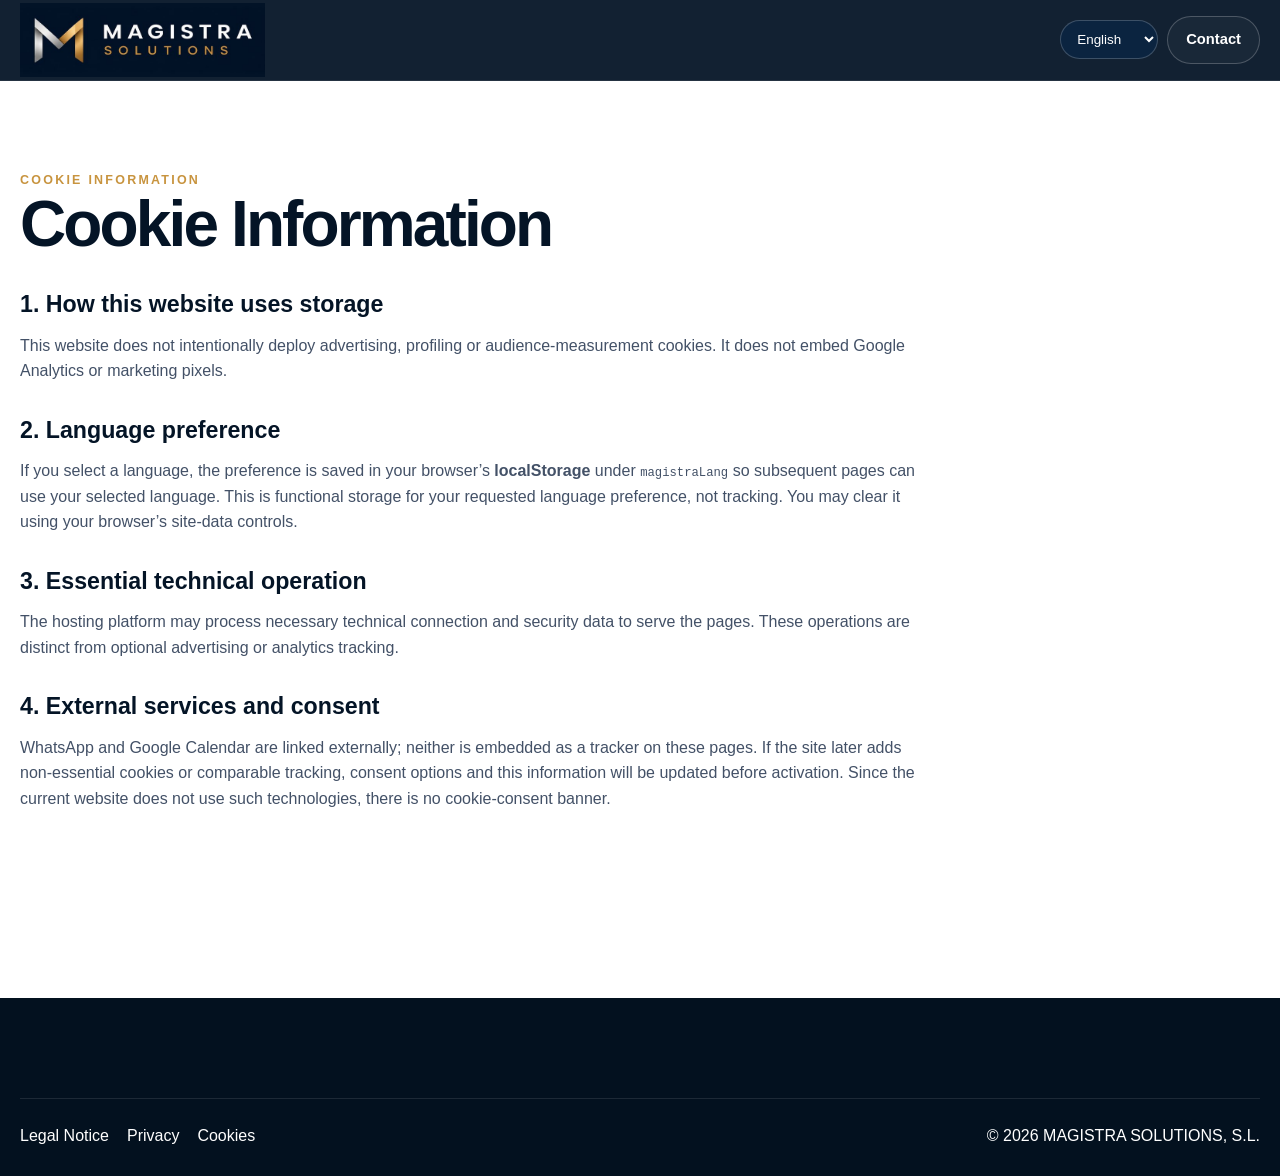
<file: cookies.html>
<!DOCTYPE html>

<html lang="en"><head>
<meta charset="utf-8"/><meta content="width=device-width,initial-scale=1" name="viewport"/>
<title>Cookie Information | Magistra Solutions</title>
<meta content="Information about cookies and language preference storage on the Magistra Solutions website." name="description"/><meta content="#041426" name="theme-color"/>
<link href="favicon.png" rel="icon" type="image/png"/><link href="style.css" rel="stylesheet"/>
</head><body data-page-title="cookies"><a class="skip" data-i18n="skip_to_content" href="#main">Skip to content</a>
<header class="site-header"><div class="wrap header-inner">
<a aria-label="Magistra Solutions" class="brand" href="index.html"><img alt="Magistra Solutions" class="brand-logo" src="logo-magistra.jpg"/></a>
<div class="header-actions"><select aria-label="Language" class="lang-select" id="language"><option value="en">English</option><option value="es">Español</option><option value="de">Deutsch</option><option value="ca">Català</option><option value="fr">Français</option></select><a class="btn btn-outline" data-i18n="nav_contact" href="contact.html">Contact</a></div></div></header>
<main id="main"><section class="legal-page"><div class="wrap"><article><div class="legal-translation" data-legal-lang="en" lang="en"><div class="kicker">Cookie Information</div><h1>Cookie Information</h1><h2>1. How this website uses storage</h2>
<p>This website does not intentionally deploy advertising, profiling or audience-measurement cookies. It does not embed Google Analytics or marketing pixels.</p><h2>2. Language preference</h2>
<p>If you select a language, the preference is saved in your browser’s <strong>localStorage</strong> under <code>magistraLang</code> so subsequent pages can use your selected language. This is functional storage for your requested language preference, not tracking. You may clear it using your browser’s site-data controls.</p><h2>3. Essential technical operation</h2>
<p>The hosting platform may process necessary technical connection and security data to serve the pages. These operations are distinct from optional advertising or analytics tracking.</p><h2>4. External services and consent</h2>
<p>WhatsApp and Google Calendar are linked externally; neither is embedded as a tracker on these pages. If the site later adds non-essential cookies or comparable tracking, consent options and this information will be updated before activation. Since the current website does not use such technologies, there is no cookie-consent banner.</p></div><div class="legal-translation" data-legal-lang="de" hidden="" lang="de"><div class="kicker">Cookies &amp; lokale Speicherung</div><h1>Cookies &amp; lokale Speicherung</h1><h2>1. Cookies und lokale Speicherung</h2>
<p>Die Website setzt selbst keine Werbe-, Profiling- oder Reichweitenmessungs-Cookies ein. Google Analytics und Marketing-Pixel sind nicht eingebunden.</p><h2>2. Sprachauswahl</h2>
<p>Wenn Sie eine Sprache auswählen, wird diese Einstellung im <strong>localStorage</strong> Ihres Browsers unter <code>magistraLang</code> gespeichert, damit folgende Seiten in Ihrer Sprache erscheinen. Dies dient ausschließlich der gewählten Sprachfunktion und nicht der Nachverfolgung. Sie können diese Einstellung über die Website-Daten Ihres Browsers löschen.</p><h2>3. Technisch notwendige Vorgänge</h2>
<p>Die Hostingplattform kann erforderliche technische Verbindungs- und Sicherheitsdaten verarbeiten, um die Seiten auszuliefern. Dies ist keine optionale Werbe- oder Analyseverfolgung.</p><h2>4. Externe Dienste und Einwilligung</h2>
<p>WhatsApp und Google Calendar sind lediglich verlinkt und nicht als Tracker eingebettet. Werden künftig nicht notwendige Cookies oder vergleichbare Tracking-Technologien eingeführt, werden zuvor eine passende Einwilligungsmöglichkeit und diese Information ergänzt. Da die Website derzeit solche Technologien nicht einsetzt, erscheint kein Cookie-Einwilligungsbanner.</p></div><div class="legal-translation" data-legal-lang="es" hidden="" lang="es"><div class="kicker">Cookies y almacenamiento local</div><h1>Cookies y almacenamiento local</h1><h2>1. Cookies y almacenamiento local</h2>
<p>Este sitio no instala intencionadamente cookies publicitarias, de perfiles o de medición de audiencia. No incorpora Google Analytics ni píxeles de marketing.</p><h2>2. Preferencia de idioma</h2>
<p>Si selecciona un idioma, lo guardamos en el <strong>localStorage</strong> de su navegador con la clave <code>magistraLang</code> para mostrar las siguientes páginas en el idioma elegido. Es almacenamiento funcional, no seguimiento. Puede borrarlo desde los controles de datos del navegador.</p><h2>3. Operaciones técnicas necesarias</h2>
<p>La plataforma de alojamiento puede tratar datos técnicos de conexión y seguridad necesarios para servir las páginas, de forma distinta del seguimiento opcional publicitario o analítico.</p><h2>4. Enlaces y consentimiento</h2>
<p>WhatsApp y Google Calendar son enlaces externos; no se integran como rastreadores. Si en el futuro se incorporan cookies no esenciales o tecnologías equivalentes, se actualizará esta información y se ofrecerá el consentimiento correspondiente antes de activarlas. Actualmente no se muestra un banner de consentimiento porque no se utilizan esas tecnologías.</p></div><div class="legal-translation" data-legal-lang="ca" hidden="" lang="ca"><div class="kicker">Galetes i emmagatzematge local</div><h1>Galetes i emmagatzematge local</h1><h2>1. Galetes i emmagatzematge local</h2>
<p>Aquest web no instal·la intencionadament galetes publicitàries, de perfilatge ni de mesura d’audiència. No incorpora Google Analytics ni píxels de màrqueting.</p><h2>2. Preferència d’idioma</h2>
<p>Si trieu una llengua, la desem al <strong>localStorage</strong> del navegador amb la clau <code>magistraLang</code> per mostrar les pàgines següents en la llengua escollida. És emmagatzematge funcional, no seguiment. Podeu esborrar-lo des dels controls de dades del navegador.</p><h2>3. Operacions tècniques necessàries</h2>
<p>La plataforma d’allotjament pot tractar dades tècniques de connexió i seguretat necessàries per servir les pàgines, de manera diferent del seguiment opcional de publicitat o analítica.</p><h2>4. Enllaços i consentiment</h2>
<p>WhatsApp i Google Calendar són enllaços externs, no rastrejadors integrats. Si s’incorporen galetes no essencials o tecnologies equivalents, abans d’activar-les s’actualitzarà aquesta informació i s’oferiran opcions de consentiment. Actualment no hi ha bàner perquè no s’utilitzen aquestes tecnologies.</p></div><div class="legal-translation" data-legal-lang="fr" hidden="" lang="fr"><div class="kicker">Cookies et stockage local</div><h1>Cookies et stockage local</h1><h2>1. Cookies et stockage local</h2>
<p>Ce site n’installe pas volontairement de cookies publicitaires, de profilage ou de mesure d’audience. Il n’intègre pas Google Analytics ni de pixels marketing.</p><h2>2. Préférence linguistique</h2>
<p>Si vous choisissez une langue, cette préférence est enregistrée dans le <strong>localStorage</strong> du navigateur sous la clé <code>magistraLang</code>, pour afficher les pages suivantes dans la langue souhaitée. Ce stockage fonctionnel ne sert pas au suivi. Vous pouvez l’effacer via les paramètres de données du navigateur.</p><h2>3. Fonctionnement technique essentiel</h2>
<p>La plateforme d’hébergement peut traiter les données techniques de connexion et de sécurité nécessaires à la fourniture des pages, indépendamment de tout suivi publicitaire ou analytique facultatif.</p><h2>4. Services externes et consentement</h2>
<p>WhatsApp et Google Calendar sont de simples liens externes, sans traceurs intégrés. Si des cookies non essentiels ou des technologies équivalentes sont ajoutés, les informations et les choix de consentement seront mis à jour avant leur activation. Aucun bandeau de consentement n’apparaît actuellement, car ces technologies ne sont pas utilisées.</p></div></article></div></section></main>
<footer class="site-footer"><div class="wrap"><div class="footer-bottom"><div class="legal-bar">
<a data-i18n="legal" href="legal-notice.html">Legal Notice</a><a data-i18n="privacy" href="privacy.html">Privacy</a><a data-i18n="cookies" href="cookies.html">Cookies</a></div>
<div>© 2026 MAGISTRA SOLUTIONS, S.L.</div></div></div></footer><script defer="" src="main.js"></script></body></html>
</file>
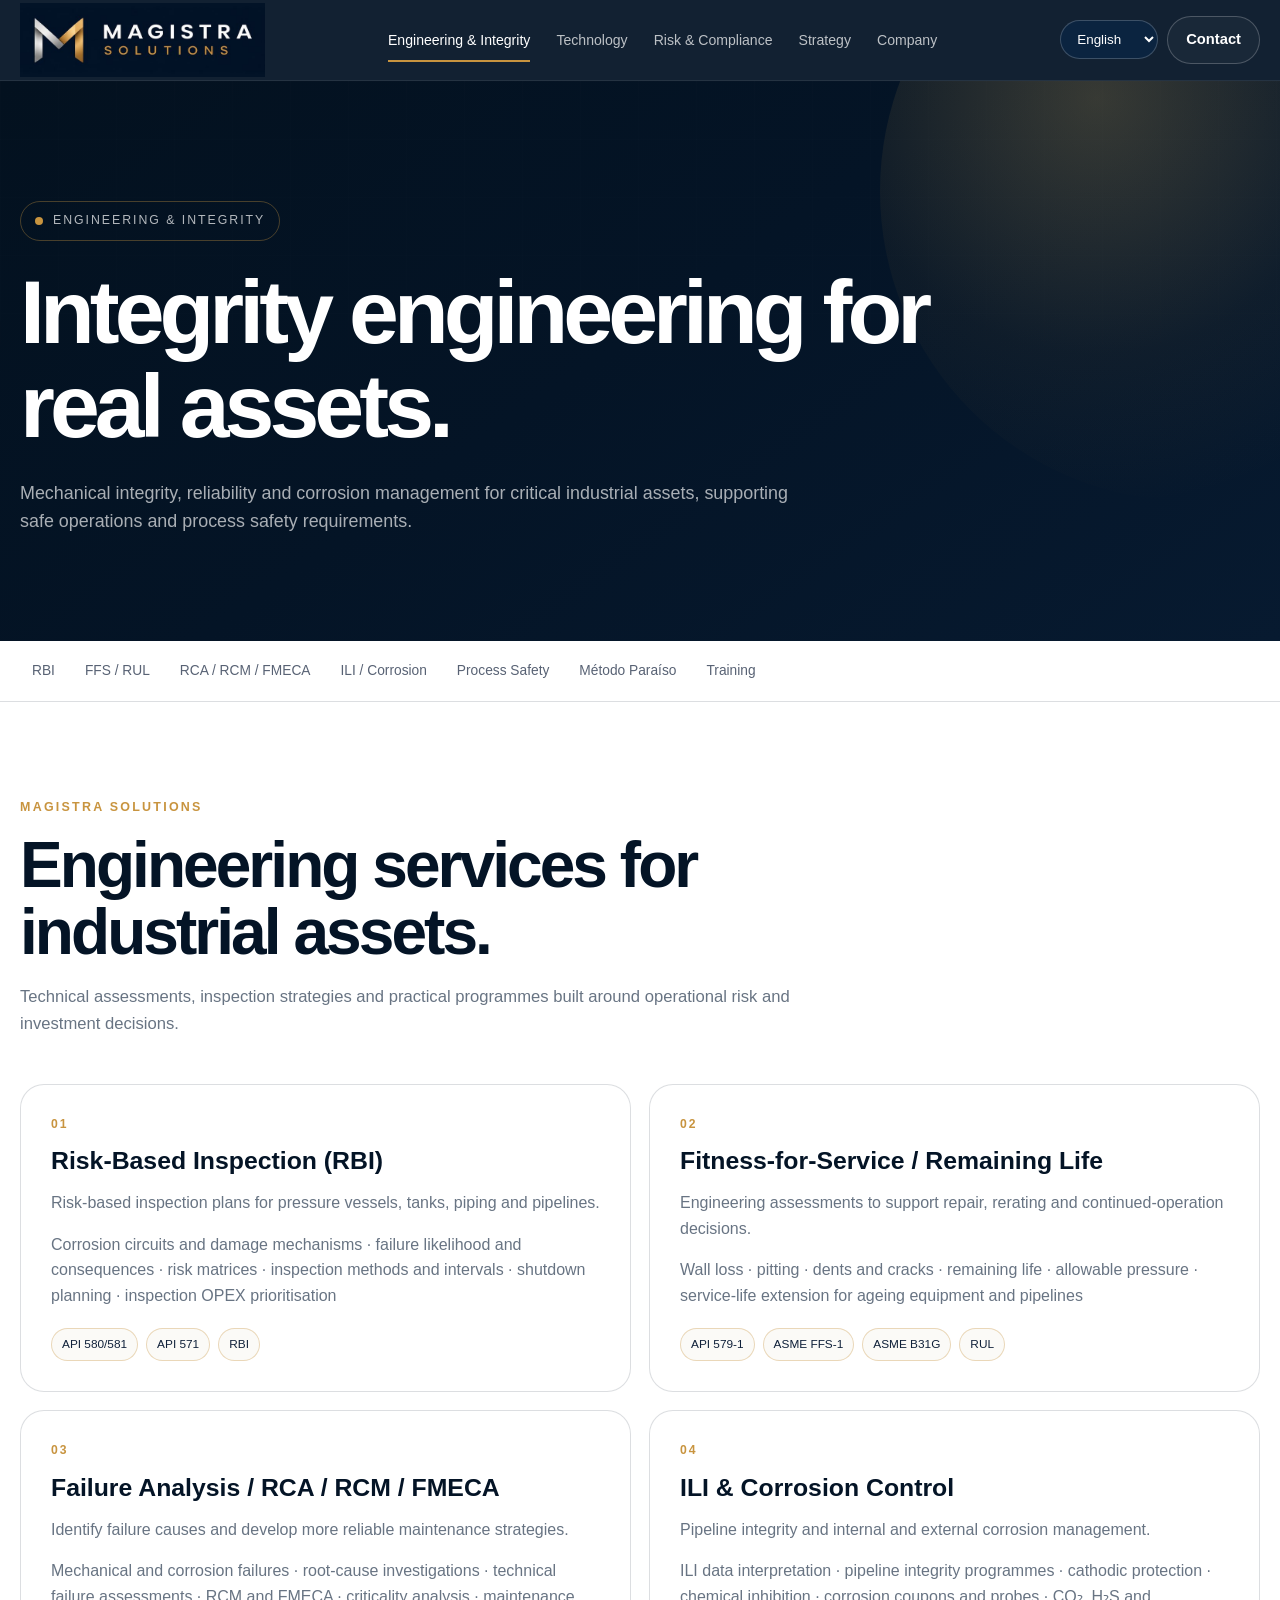
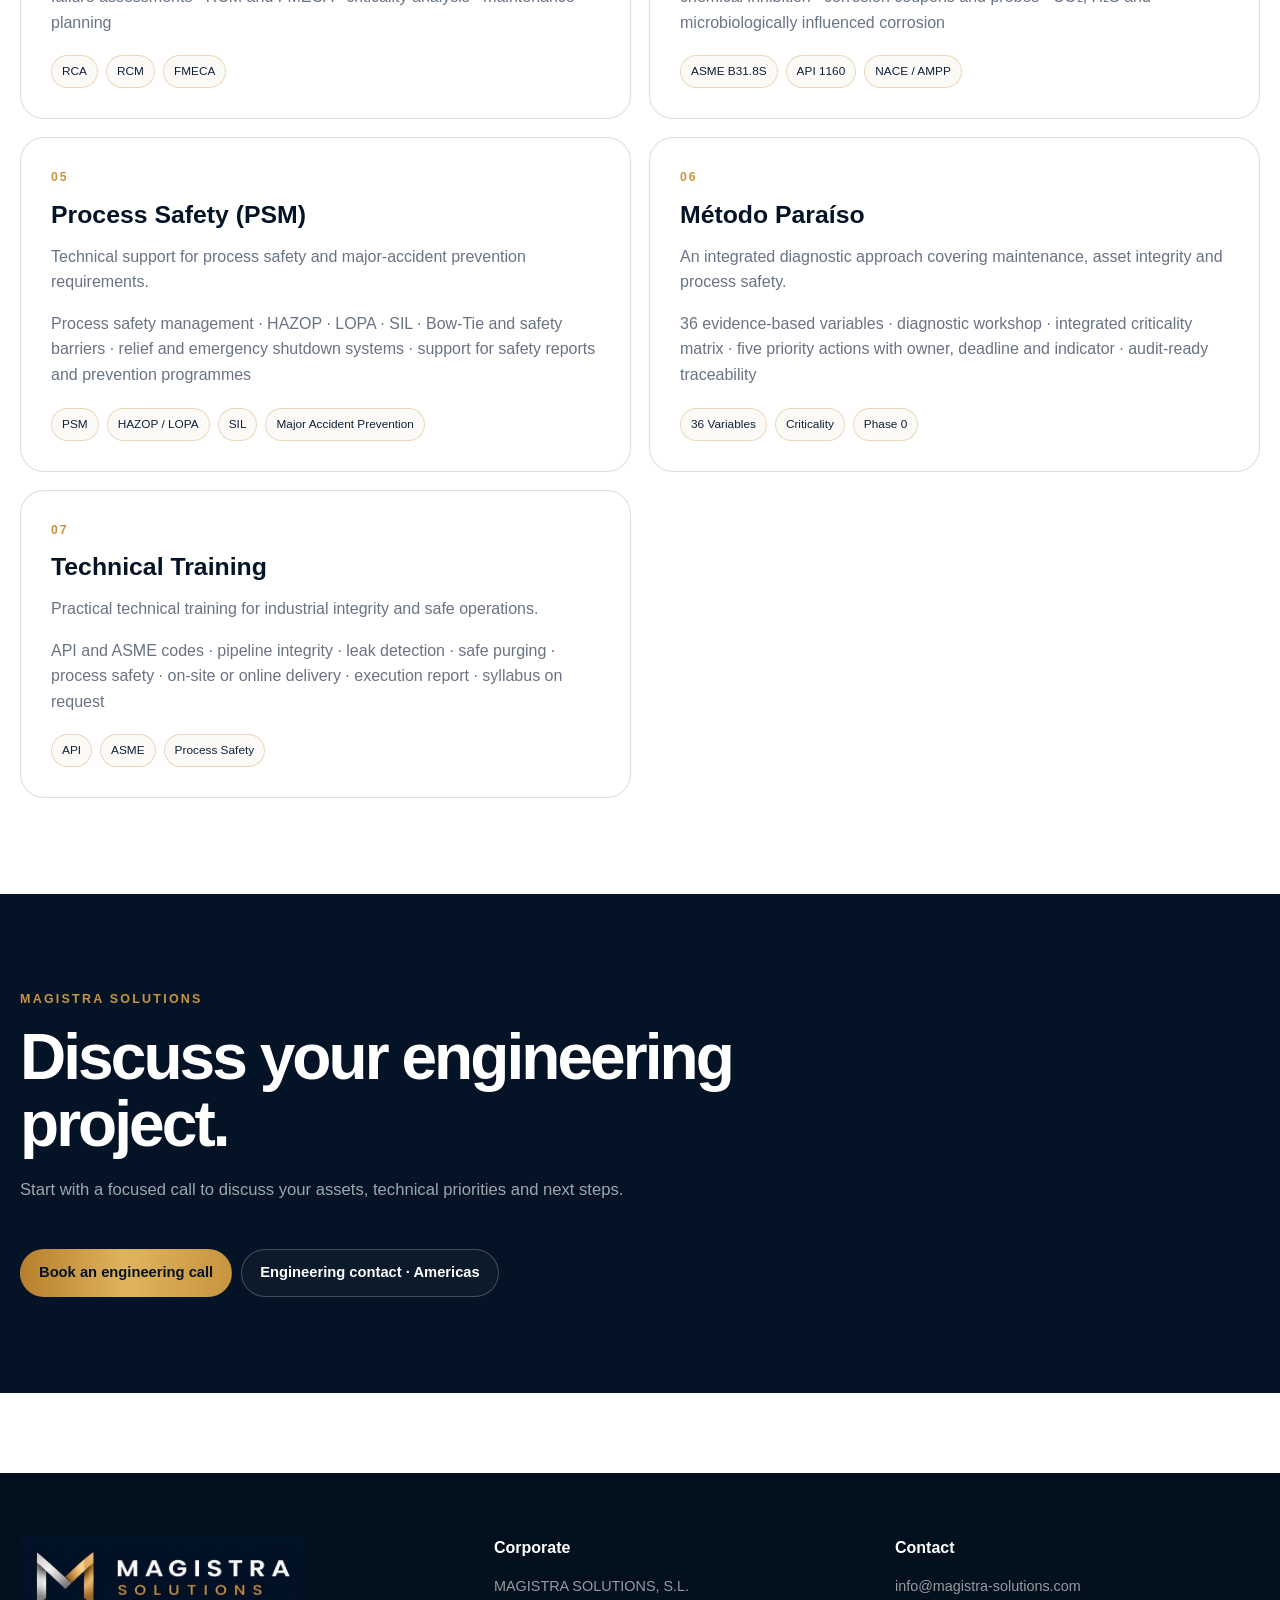
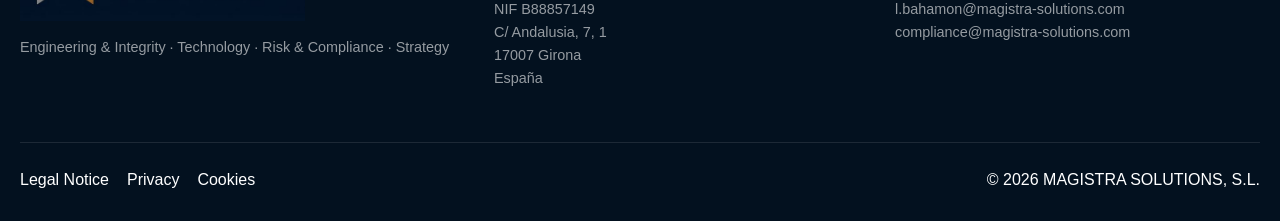
<file: engineering.html>
<!DOCTYPE html>

<html lang="en"><head>
<meta charset="utf-8"/><meta content="width=device-width,initial-scale=1" name="viewport"/>
<title>Engineering &amp; Integrity | Magistra Solutions</title><meta content="#041426" name="theme-color"/>
<meta content="website" property="og:type"/><meta content="Engineering &amp; Integrity | Magistra Solutions" property="og:title"/>
<meta content="Magistra Solutions · Engineering &amp; Integrity · Technology · Risk &amp; Compliance · Strategy" property="og:description"/>
<meta content="https://magistra-solutions.com/og-magistra.jpg" property="og:image"/><meta content="https://magistra-solutions.com/" property="og:url"/>
<meta content="summary_large_image" name="twitter:card"/>
<link href="favicon.png" rel="icon" type="image/png"/><link href="style.css" rel="stylesheet"/>
</head><body data-page-title="eng_title">
<a class="skip" data-i18n="skip_to_content" href="#main">Skip to content</a>
<header class="site-header">
<div class="wrap header-inner">
<a aria-label="Magistra Solutions" class="brand" href="index.html"><img alt="Magistra Solutions" class="brand-logo" src="logo-magistra.jpg"/></a>
<nav aria-label="Main navigation" class="navbar"><div class="nav-item"><a class="nav-link active" data-i18n="nav_engineering" href="engineering.html">Engineering &amp; Integrity</a><div class="dropdown"><a data-i18n="nav_eng_rbi" href="engineering.html#rbi">RBI</a><a data-i18n="nav_eng_ffs" href="engineering.html#ffs">FFS / RUL</a><a data-i18n="nav_eng_rca" href="engineering.html#rca">RCA / RCM / FMECA</a><a data-i18n="nav_eng_ili" href="engineering.html#ili">ILI / Corrosion</a><a data-i18n="nav_eng_psm" href="engineering.html#psm">Process Safety</a><a data-i18n="nav_eng_paraiso" href="engineering.html#paraiso">Método Paraíso</a><a data-i18n="nav_eng_training" href="engineering.html#training">Technical Training</a></div></div><div class="nav-item"><a class="nav-link" data-i18n="nav_technology" href="technology.html">Technology</a><div class="dropdown"><a data-i18n="nav_tech_software" href="technology.html#software">Advanced Asset Integrity Software &amp; SAP Integration</a><a data-i18n="nav_tech_sap" href="technology.html#sap">Asset Master Data / SAP PM</a><a data-i18n="nav_tech_data" href="technology.html#data">Data Governance</a><a data-i18n="nav_tech_models" href="technology.html#models">Analytical Models</a></div></div><div class="nav-item"><a class="nav-link" data-i18n="nav_compliance" href="compliance.html">Risk &amp; Compliance</a><div class="dropdown"><a data-i18n="nav_comp_sanctions" href="compliance.html#sanctions">Sanctions &amp; Export Controls</a><a data-i18n="nav_comp_aml" href="compliance.html#aml">AML / KYC &amp; Financial Crime</a><a data-i18n="nav_comp_payments" href="compliance.html#payments">Payments &amp; Regulatory Compliance</a><a data-i18n="nav_comp_projects" href="compliance.html#projects">Compliance Management &amp; Regulatory Projects</a></div></div><div class="nav-item"><a class="nav-link" data-i18n="nav_strategy" href="strategy.html">Strategy</a><div class="dropdown"><a data-i18n="nav_strat_maturity" href="strategy.html#maturity">Asset Management</a><a data-i18n="nav_strat_roadmaps" href="strategy.html#roadmaps">RCM–RBI Roadmaps</a><a data-i18n="nav_strat_due" href="strategy.html#duediligence">Technical Due Diligence</a><a data-i18n="nav_strat_project" href="strategy.html#project">Project Management</a></div></div><div class="nav-item"><a class="nav-link" data-i18n="nav_company" href="about.html">Company</a><div class="dropdown"><a data-i18n="nav_about_tab" href="about.html#about">About Magistra</a><a data-i18n="nav_about_experience" href="about.html#experience">Experience</a><a data-i18n="nav_about_method" href="about.html#method">Working Method</a><a data-i18n="nav_about_international" href="about.html#international">International Structure</a><a href="contact.html">Contact</a></div></div></nav>
<div class="header-actions">
<select aria-label="Language" class="lang-select" id="language"><option value="en">English</option><option value="es">Español</option><option value="de">Deutsch</option><option value="ca">Català</option><option value="fr">Français</option></select>
<a class="btn btn-outline" data-i18n="nav_contact" href="contact.html">Contact</a>
<button aria-controls="mobile-menu" aria-expanded="false" class="burger" data-menu-toggle="" type="button">☰</button>
</div></div>
<div class="mobile-menu" data-mobile-menu="" id="mobile-menu"><div class="wrap"><div class="mobile-group"><a data-i18n="nav_engineering" href="engineering.html">Engineering &amp; Integrity</a><small><a data-i18n="nav_eng_rbi" href="engineering.html#rbi">RBI</a><a data-i18n="nav_eng_ffs" href="engineering.html#ffs">FFS / RUL</a><a data-i18n="nav_eng_rca" href="engineering.html#rca">RCA / RCM / FMECA</a><a data-i18n="nav_eng_ili" href="engineering.html#ili">ILI / Corrosion</a><a data-i18n="nav_eng_psm" href="engineering.html#psm">Process Safety</a><a data-i18n="nav_eng_paraiso" href="engineering.html#paraiso">Método Paraíso</a><a data-i18n="nav_eng_training" href="engineering.html#training">Technical Training</a></small></div><div class="mobile-group"><a data-i18n="nav_technology" href="technology.html">Technology</a><small><a data-i18n="nav_tech_software" href="technology.html#software">Advanced Asset Integrity Software &amp; SAP Integration</a><a data-i18n="nav_tech_sap" href="technology.html#sap">Asset Master Data / SAP PM</a><a data-i18n="nav_tech_data" href="technology.html#data">Data Governance</a><a data-i18n="nav_tech_models" href="technology.html#models">Analytical Models</a></small></div><div class="mobile-group"><a data-i18n="nav_compliance" href="compliance.html">Risk &amp; Compliance</a><small><a data-i18n="nav_comp_sanctions" href="compliance.html#sanctions">Sanctions &amp; Export Controls</a><a data-i18n="nav_comp_aml" href="compliance.html#aml">AML / KYC &amp; Financial Crime</a><a data-i18n="nav_comp_payments" href="compliance.html#payments">Payments &amp; Regulatory Compliance</a><a data-i18n="nav_comp_projects" href="compliance.html#projects">Compliance Management &amp; Regulatory Projects</a></small></div><div class="mobile-group"><a data-i18n="nav_strategy" href="strategy.html">Strategy</a><small><a data-i18n="nav_strat_maturity" href="strategy.html#maturity">Asset Management</a><a data-i18n="nav_strat_roadmaps" href="strategy.html#roadmaps">RCM–RBI Roadmaps</a><a data-i18n="nav_strat_due" href="strategy.html#duediligence">Technical Due Diligence</a><a data-i18n="nav_strat_project" href="strategy.html#project">Project Management</a></small></div><div class="mobile-group"><a data-i18n="nav_company" href="about.html">Company</a><small><a data-i18n="nav_about_tab" href="about.html#about">About Magistra</a><a data-i18n="nav_about_experience" href="about.html#experience">Experience</a><a data-i18n="nav_about_method" href="about.html#method">Working Method</a><a data-i18n="nav_about_international" href="about.html#international">International Structure</a><a href="contact.html">Contact</a></small></div></div></div>
</header><main id="main"><section class="page-hero"><div class="wrap"><div class="eyebrow"><span class="dot"></span><span data-i18n="eng_title">Engineering &amp; Integrity</span></div><h1  data-i18n="engineering_hero_title">Integrity engineering for real assets.</h1><p  data-i18n="engineering_hero_intro">Mechanical integrity, reliability and corrosion management for critical industrial assets, supporting safe operations and process safety requirements.</p></div></section><nav class="page-tabs"><div class="wrap"><a href="#rbi" data-i18n="engineering_tab_rbi">RBI</a><a href="#ffs" data-i18n="engineering_tab_ffs">FFS / RUL</a><a href="#rca" data-i18n="engineering_tab_rca">RCA / RCM / FMECA</a><a href="#ili" data-i18n="engineering_tab_ili">ILI / Corrosion</a><a href="#psm" data-i18n="engineering_tab_psm">Process Safety</a><a href="#paraiso" data-i18n="engineering_tab_paraiso">Método Paraíso</a><a href="#training" data-i18n="engineering_tab_training">Technical Training</a></div></nav><section><div class="wrap"><div class="section-head reveal"><div class="kicker">MAGISTRA SOLUTIONS</div><h2  data-i18n="engineering_value_heading">Engineering services for industrial assets.</h2><p  data-i18n="engineering_value_intro">Technical assessments, inspection strategies and practical programmes built around operational risk and investment decisions.</p></div><div class="cards"><article class="card reveal" id="rbi"><div class="num">01</div><h3  data-i18n="engineering_card1_title">Risk-Based Inspection (RBI)</h3><p  data-i18n="engineering_card1_intro">Risk-based inspection plans for pressure vessels, tanks, piping and pipelines.</p><p  data-i18n="engineering_card1_detail">Corrosion circuits and damage mechanisms · failure likelihood and consequences · risk matrices · inspection methods and intervals · shutdown planning · inspection OPEX prioritisation</p><div class="badges"><span class="badge">API 580/581</span><span class="badge">API 571</span><span class="badge">RBI</span></div></article><article class="card reveal" id="ffs"><div class="num">02</div><h3  data-i18n="engineering_card2_title">Fitness-for-Service / Remaining Life</h3><p  data-i18n="engineering_card2_intro">Engineering assessments to support repair, rerating and continued-operation decisions.</p><p  data-i18n="engineering_card2_detail">Wall loss · pitting · dents and cracks · remaining life · allowable pressure · service-life extension for ageing equipment and pipelines</p><div class="badges"><span class="badge">API 579-1</span><span class="badge">ASME FFS-1</span><span class="badge">ASME B31G</span><span class="badge">RUL</span></div></article><article class="card reveal" id="rca"><div class="num">03</div><h3  data-i18n="engineering_card3_title">Failure Analysis / RCA / RCM / FMECA</h3><p  data-i18n="engineering_card3_intro">Identify failure causes and develop more reliable maintenance strategies.</p><p  data-i18n="engineering_card3_detail">Mechanical and corrosion failures · root-cause investigations · technical failure assessments · RCM and FMECA · criticality analysis · maintenance planning</p><div class="badges"><span class="badge">RCA</span><span class="badge">RCM</span><span class="badge">FMECA</span></div></article><article class="card reveal" id="ili"><div class="num">04</div><h3  data-i18n="engineering_card4_title">ILI &amp; Corrosion Control</h3><p  data-i18n="engineering_card4_intro">Pipeline integrity and internal and external corrosion management.</p><p  data-i18n="engineering_card4_detail">ILI data interpretation · pipeline integrity programmes · cathodic protection · chemical inhibition · corrosion coupons and probes · CO₂, H₂S and microbiologically influenced corrosion</p><div class="badges"><span class="badge">ASME B31.8S</span><span class="badge">API 1160</span><span class="badge">NACE / AMPP</span></div></article><article class="card reveal" id="psm"><div class="num">05</div><h3  data-i18n="engineering_card5_title">Process Safety (PSM)</h3><p  data-i18n="engineering_card5_intro">Technical support for process safety and major-accident prevention requirements.</p><p  data-i18n="engineering_card5_detail">Process safety management · HAZOP · LOPA · SIL · Bow-Tie and safety barriers · relief and emergency shutdown systems · support for safety reports and prevention programmes</p><div class="badges"><span class="badge">PSM</span><span class="badge">HAZOP / LOPA</span><span class="badge">SIL</span><span class="badge">Major Accident Prevention</span></div></article><article class="card reveal" id="paraiso"><div class="num">06</div><h3  data-i18n="engineering_card6_title">Método Paraíso</h3><p  data-i18n="engineering_card6_intro">An integrated diagnostic approach covering maintenance, asset integrity and process safety.</p><p  data-i18n="engineering_card6_detail">36 evidence-based variables · diagnostic workshop · integrated criticality matrix · five priority actions with owner, deadline and indicator · audit-ready traceability</p><div class="badges"><span class="badge">36 Variables</span><span class="badge">Criticality</span><span class="badge">Phase 0</span></div></article><article class="card reveal" id="training"><div class="num">07</div><h3  data-i18n="engineering_card7_title">Technical Training</h3><p  data-i18n="engineering_card7_intro">Practical technical training for industrial integrity and safe operations.</p><p  data-i18n="engineering_card7_detail">API and ASME codes · pipeline integrity · leak detection · safe purging · process safety · on-site or online delivery · execution report · syllabus on request</p><div class="badges"><span class="badge">API</span><span class="badge">ASME</span><span class="badge">Process Safety</span></div></article></div></div></section><section class="dark-band"><div class="wrap"><div class="section-head reveal"><div class="kicker">MAGISTRA SOLUTIONS</div><h2  data-i18n="engineering_cta_heading">Discuss your engineering project.</h2><p  data-i18n="engineering_cta_body">Start with a focused call to discuss your assets, technical priorities and next steps.</p></div><div class="contact-actions"><a class="btn btn-gold" href="https://calendar.app.google/2bdi6XMywj6YiHj46" target="_blank" rel="noopener" data-i18n="engineering_cta_book">Book an engineering call</a><a class="btn btn-outline" href="https://wa.me/573187246938" data-wa="americas" data-i18n="engineering_cta_whatsapp">Engineering contact · Americas</a></div></div></section></main>
<footer class="site-footer"><div class="wrap">
<div class="footer-grid">
<div><div class="brand footer-brand"><img alt="Magistra Solutions" class="brand-logo" src="logo-magistra.jpg"/></div><p data-i18n="footer_tag">Engineering &amp; Integrity · Technology · Risk &amp; Compliance · Strategy</p></div>
<div><h4 data-i18n="corp_label">Corporate</h4><p>MAGISTRA SOLUTIONS, S.L.<br/>NIF B88857149<br/>C/ Andalusia, 7, 1<br/>17007 Girona<br/>España</p></div>
<div><h4 data-i18n="nav_contact">Contact</h4><p><a href="mailto:info@magistra-solutions.com">info@magistra-solutions.com</a><br/><a href="mailto:l.bahamon@magistra-solutions.com">l.bahamon@magistra-solutions.com</a><br/><a href="mailto:compliance@magistra-solutions.com">compliance@magistra-solutions.com</a></p></div>
</div>
<div class="footer-bottom"><div class="legal-bar"><a data-i18n="legal" href="legal-notice.html">Legal Notice</a><a data-i18n="privacy" href="privacy.html">Privacy</a><a data-i18n="cookies" href="cookies.html">Cookies</a></div><div>© 2026 MAGISTRA SOLUTIONS, S.L.</div></div>
</div></footer><script src="main.js"></script></body></html>
</file>
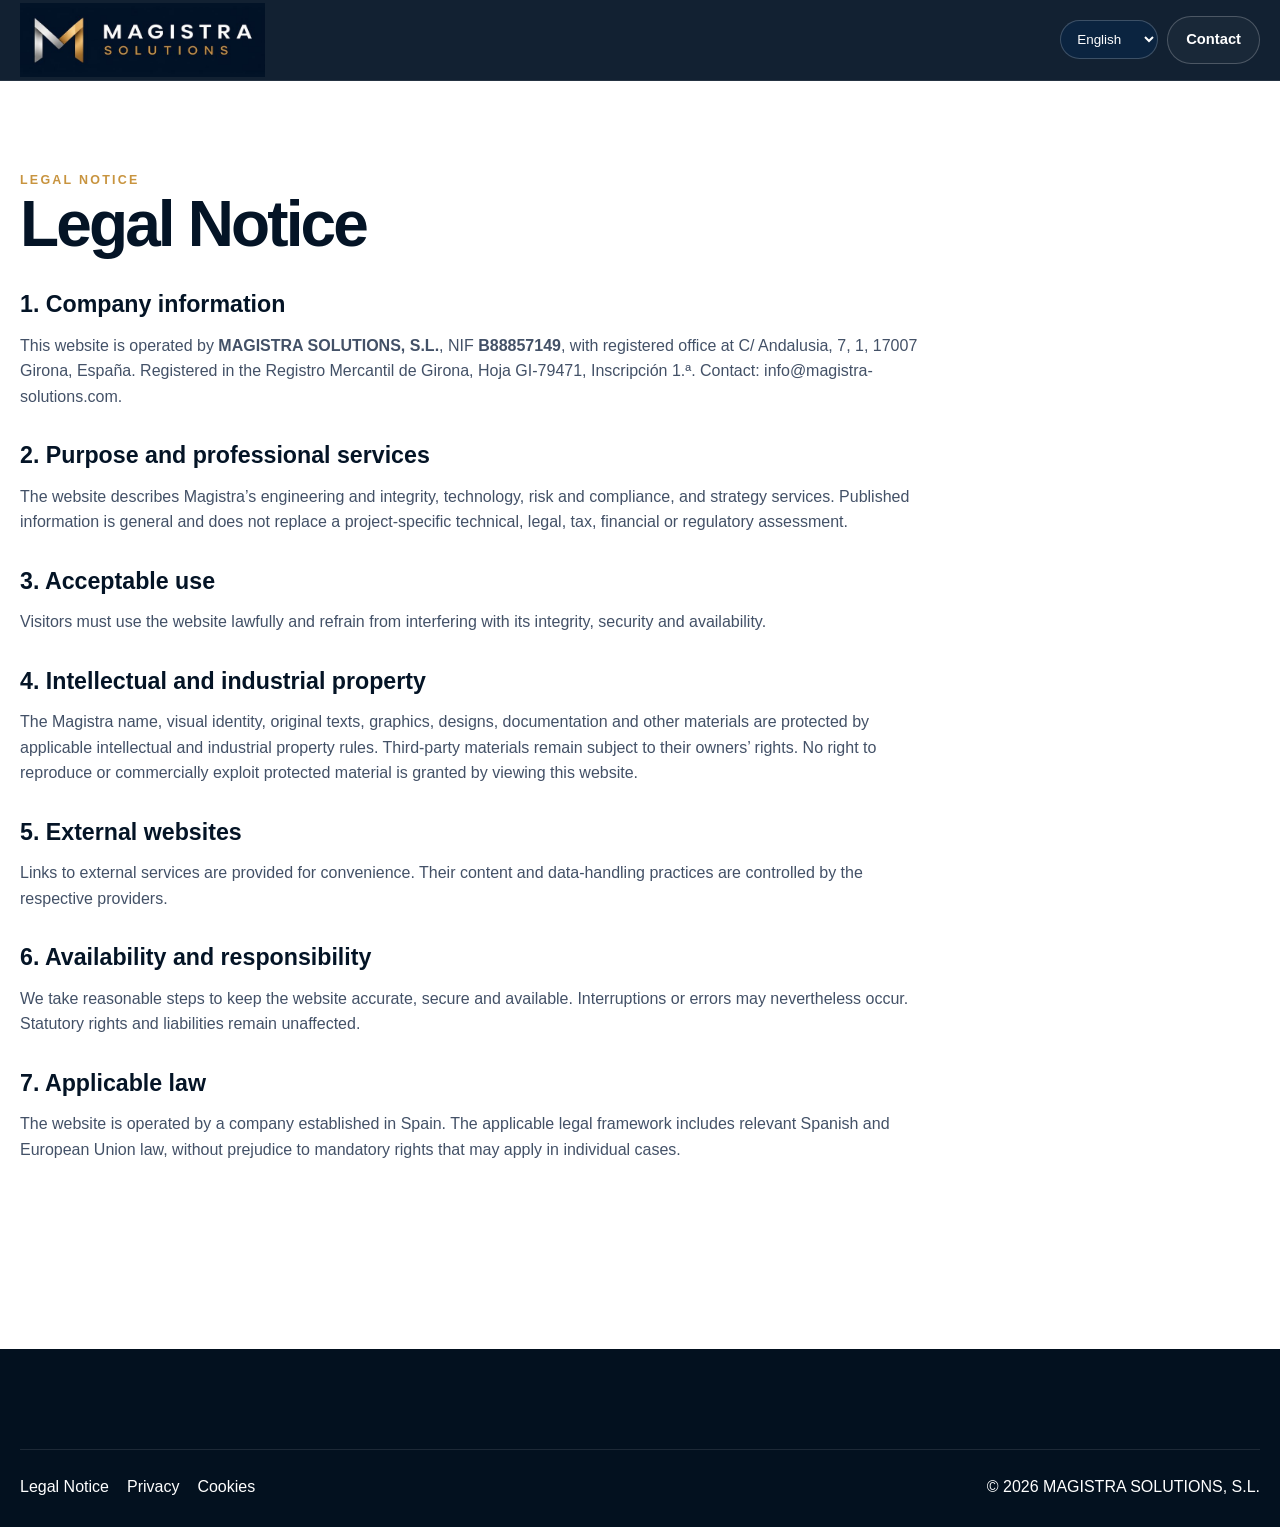
<file: legal-notice.html>
<!DOCTYPE html>

<html lang="en"><head>
<meta charset="utf-8"/><meta content="width=device-width,initial-scale=1" name="viewport"/>
<title>Legal Notice | Magistra Solutions</title>
<meta content="Company identity, intellectual property and use of the Magistra Solutions website." name="description"/><meta content="#041426" name="theme-color"/>
<link href="favicon.png" rel="icon" type="image/png"/><link href="style.css" rel="stylesheet"/>
</head><body data-page-title="legal"><a class="skip" data-i18n="skip_to_content" href="#main">Skip to content</a>
<header class="site-header"><div class="wrap header-inner">
<a aria-label="Magistra Solutions" class="brand" href="index.html"><img alt="Magistra Solutions" class="brand-logo" src="logo-magistra.jpg"/></a>
<div class="header-actions"><select aria-label="Language" class="lang-select" id="language"><option value="en">English</option><option value="es">Español</option><option value="de">Deutsch</option><option value="ca">Català</option><option value="fr">Français</option></select><a class="btn btn-outline" data-i18n="nav_contact" href="contact.html">Contact</a></div></div></header>
<main id="main"><section class="legal-page"><div class="wrap"><article><div class="legal-translation" data-legal-lang="en" lang="en"><div class="kicker">Legal Notice</div><h1>Legal Notice</h1><h2>1. Company information</h2>
<p>This website is operated by <strong>MAGISTRA SOLUTIONS, S.L.</strong>, NIF <strong>B88857149</strong>, with registered office at C/ Andalusia, 7, 1, 17007 Girona, España. Registered in the Registro Mercantil de Girona, Hoja GI-79471, Inscripción 1.ª. Contact: <a href="mailto:info@magistra-solutions.com">info@magistra-solutions.com</a>.</p><h2>2. Purpose and professional services</h2>
<p>The website describes Magistra’s engineering and integrity, technology, risk and compliance, and strategy services. Published information is general and does not replace a project-specific technical, legal, tax, financial or regulatory assessment.</p><h2>3. Acceptable use</h2>
<p>Visitors must use the website lawfully and refrain from interfering with its integrity, security and availability.</p><h2>4. Intellectual and industrial property</h2>
<p>The Magistra name, visual identity, original texts, graphics, designs, documentation and other materials are protected by applicable intellectual and industrial property rules. Third-party materials remain subject to their owners’ rights. No right to reproduce or commercially exploit protected material is granted by viewing this website.</p><h2>5. External websites</h2>
<p>Links to external services are provided for convenience. Their content and data-handling practices are controlled by the respective providers.</p><h2>6. Availability and responsibility</h2>
<p>We take reasonable steps to keep the website accurate, secure and available. Interruptions or errors may nevertheless occur. Statutory rights and liabilities remain unaffected.</p><h2>7. Applicable law</h2>
<p>The website is operated by a company established in Spain. The applicable legal framework includes relevant Spanish and European Union law, without prejudice to mandatory rights that may apply in individual cases.</p></div><div class="legal-translation" data-legal-lang="de" hidden="" lang="de"><div class="kicker">Impressum</div><h1>Impressum</h1><h2>1. Unternehmensangaben</h2>
<p>Betreiberin dieser Website ist die <strong>MAGISTRA SOLUTIONS, S.L.</strong>, NIF <strong>B88857149</strong>, mit Sitz in C/ Andalusia, 7, 1, 17007 Girona, España. Eingetragen im Registro Mercantil de Girona, Hoja GI-79471, Inscripción 1.ª. Kontakt: <a href="mailto:info@magistra-solutions.com">info@magistra-solutions.com</a>.</p><h2>2. Zweck und Leistungen</h2>
<p>Diese Website informiert über die Dienstleistungen von Magistra in Engineering &amp; Integrity, Technologie, Risk &amp; Compliance und Strategie. Allgemeine Informationen ersetzen keine auf ein konkretes Projekt bezogene technische, rechtliche, steuerliche, finanzielle oder regulatorische Prüfung.</p><h2>3. Nutzung</h2>
<p>Die Website ist rechtmäßig zu nutzen; Eingriffe in Integrität, Sicherheit oder Verfügbarkeit sind untersagt.</p><h2>4. Geistiges und gewerbliches Eigentum</h2>
<p>Name und Erscheinungsbild von Magistra sowie eigene Texte, Grafiken, Designs, Unterlagen und sonstige Materialien unterliegen den anwendbaren Schutzrechten. Rechte Dritter bleiben unberührt. Durch die Nutzung dieser Website wird keine Erlaubnis zur Vervielfältigung oder kommerziellen Verwertung geschützter Inhalte eingeräumt.</p><h2>5. Externe Websites</h2>
<p>Verlinkte externe Angebote werden von den jeweiligen Anbietern betrieben. Für deren Inhalte und Umgang mit Daten sind diese Anbieter verantwortlich.</p><h2>6. Verfügbarkeit und Verantwortung</h2>
<p>Wir treffen angemessene Maßnahmen für Richtigkeit, Sicherheit und Erreichbarkeit der Website. Störungen und Fehler können dennoch auftreten. Gesetzlich zwingende Ansprüche und Haftung bleiben unberührt.</p><h2>7. Anwendbares Recht</h2>
<p>Die Website wird von einer Gesellschaft mit Sitz in Spanien betrieben. Es gilt der jeweils einschlägige spanische und europäische Rechtsrahmen, unbeschadet zwingender Rechte im Einzelfall.</p></div><div class="legal-translation" data-legal-lang="es" hidden="" lang="es"><div class="kicker">Aviso legal</div><h1>Aviso legal</h1><h2>1. Identificación del titular</h2>
<p>Este sitio web pertenece a <strong>MAGISTRA SOLUTIONS, S.L.</strong>, NIF <strong>B88857149</strong>, con domicilio social en C/ Andalusia, 7, 1, 17007 Girona, España. Inscrita en el Registro Mercantil de Girona, Hoja GI-79471, Inscripción 1.ª. Contacto: <a href="mailto:info@magistra-solutions.com">info@magistra-solutions.com</a>.</p><h2>2. Finalidad y servicios</h2>
<p>El sitio presenta los servicios de ingeniería e integridad, tecnología, riesgos y compliance, y estrategia de Magistra. Su contenido es informativo y no sustituye una evaluación técnica, jurídica, fiscal, financiera o regulatoria de un caso concreto.</p><h2>3. Uso del sitio</h2>
<p>La utilización de este sitio debe ser lícita y respetar su integridad, seguridad y disponibilidad.</p><h2>4. Propiedad intelectual e industrial</h2>
<p>La denominación e identidad visual de Magistra, los textos, gráficos, diseños, documentos y demás materiales propios están protegidos por la normativa aplicable. Se respetan los derechos de terceros. La visita al sitio no concede derechos de reproducción ni de explotación comercial de contenidos protegidos.</p><h2>5. Enlaces externos</h2>
<p>Los servicios enlazados son gestionados por sus respectivos proveedores, que controlan sus contenidos y prácticas de tratamiento de datos.</p><h2>6. Disponibilidad y responsabilidad</h2>
<p>Adoptamos medidas razonables para mantener la exactitud, seguridad y disponibilidad del sitio, aunque pueden producirse incidencias o errores. No se excluyen los derechos ni las responsabilidades legalmente irrenunciables.</p><h2>7. Legislación aplicable</h2>
<p>El sitio está operado por una sociedad establecida en España. Se aplica la normativa española y de la Unión Europea pertinente, sin perjuicio de los derechos imperativos que correspondan en cada caso.</p></div><div class="legal-translation" data-legal-lang="ca" hidden="" lang="ca"><div class="kicker">Avís legal</div><h1>Avís legal</h1><h2>1. Identificació del titular</h2>
<p>Aquest lloc web és titularitat de <strong>MAGISTRA SOLUTIONS, S.L.</strong>, NIF <strong>B88857149</strong>, amb domicili social a C/ Andalusia, 7, 1, 17007 Girona, España. Inscrita al Registro Mercantil de Girona, Hoja GI-79471, Inscripción 1.ª. Contacte: <a href="mailto:info@magistra-solutions.com">info@magistra-solutions.com</a>.</p><h2>2. Finalitat i serveis</h2>
<p>El lloc presenta els serveis de Magistra en enginyeria i integritat, tecnologia, riscos i compliance, i estratègia. El contingut és informatiu i no substitueix una avaluació tècnica, jurídica, fiscal, financera o reguladora d’un cas concret.</p><h2>3. Ús del lloc</h2>
<p>Cal fer un ús lícit del lloc i respectar-ne la integritat, la seguretat i la disponibilitat.</p><h2>4. Propietat intel·lectual i industrial</h2>
<p>La denominació i identitat visual de Magistra, els textos, gràfics, dissenys, documents i altres materials propis estan protegits per la normativa aplicable. Es respecten els drets de tercers. La visita no atorga drets de reproducció ni explotació comercial dels continguts protegits.</p><h2>5. Enllaços externs</h2>
<p>Els serveis enllaçats són gestionats pels seus proveïdors, que controlen els continguts i les pràctiques de tractament de dades.</p><h2>6. Disponibilitat i responsabilitat</h2>
<p>Adoptem mesures raonables per mantenir l’exactitud, la seguretat i la disponibilitat del lloc, tot i que hi pot haver incidències o errors. Es mantenen els drets i les responsabilitats que la llei no permet excloure.</p><h2>7. Legislació aplicable</h2>
<p>El lloc és gestionat per una societat establerta a Espanya. S’hi aplica la normativa espanyola i de la Unió Europea pertinent, sens perjudici dels drets imperatius de cada cas.</p></div><div class="legal-translation" data-legal-lang="fr" hidden="" lang="fr"><div class="kicker">Mentions légales</div><h1>Mentions légales</h1><h2>1. Identification de la société</h2>
<p>Le présent site est exploité par <strong>MAGISTRA SOLUTIONS, S.L.</strong>, NIF <strong>B88857149</strong>, dont le siège social se situe C/ Andalusia, 7, 1, 17007 Girona, España. Inscription au Registro Mercantil de Girona, Hoja GI-79471, Inscripción 1.ª. Contact : <a href="mailto:info@magistra-solutions.com">info@magistra-solutions.com</a>.</p><h2>2. Objet et prestations</h2>
<p>Ce site présente les services de Magistra en ingénierie et intégrité, technologie, risques et conformité, et stratégie. Les informations sont générales et ne remplacent pas une analyse technique, juridique, fiscale, financière ou réglementaire propre à un projet.</p><h2>3. Utilisation du site</h2>
<p>Le site doit être utilisé légalement, sans porter atteinte à son intégrité, sa sécurité ou sa disponibilité.</p><h2>4. Propriété intellectuelle et industrielle</h2>
<p>Le nom et l’identité visuelle de Magistra, les textes, graphiques, créations, documents et autres contenus originaux sont protégés par les droits applicables. Les droits de tiers sont réservés. La consultation du site ne confère aucun droit de reproduction ni d’exploitation commerciale des contenus protégés.</p><h2>5. Liens externes</h2>
<p>Les sites externes sont exploités par leurs fournisseurs respectifs, qui contrôlent leurs contenus et leurs pratiques relatives aux données.</p><h2>6. Disponibilité et responsabilité</h2>
<p>Nous prenons des mesures raisonnables pour maintenir l’exactitude, la sécurité et la disponibilité du site. Des interruptions et erreurs restent possibles. Les droits et responsabilités impératifs demeurent applicables.</p><h2>7. Droit applicable</h2>
<p>Le site est exploité par une société établie en Espagne. Le cadre juridique espagnol et européen pertinent s’applique, sans préjudice des droits impératifs applicables à chaque situation.</p></div></article></div></section></main>
<footer class="site-footer"><div class="wrap"><div class="footer-bottom"><div class="legal-bar">
<a data-i18n="legal" href="legal-notice.html">Legal Notice</a><a data-i18n="privacy" href="privacy.html">Privacy</a><a data-i18n="cookies" href="cookies.html">Cookies</a></div>
<div>© 2026 MAGISTRA SOLUTIONS, S.L.</div></div></div></footer><script defer="" src="main.js"></script></body></html>
</file>
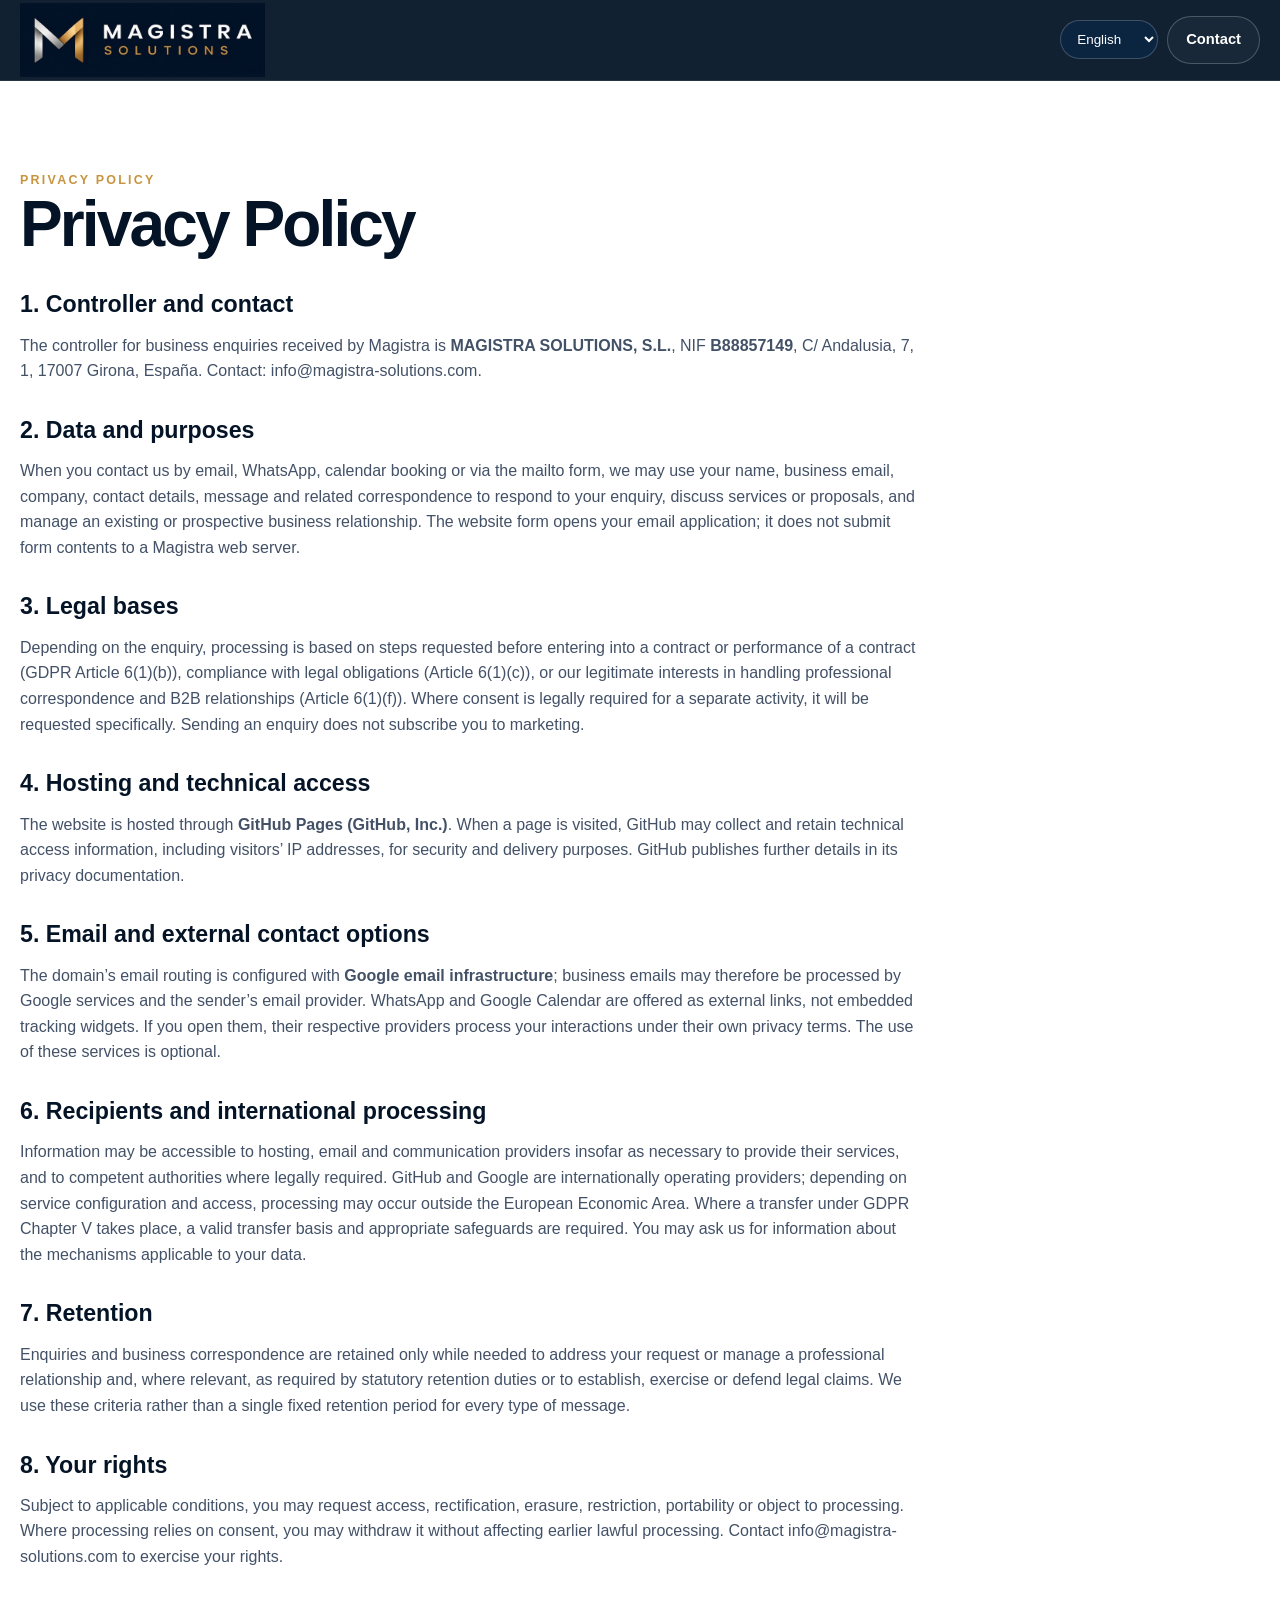
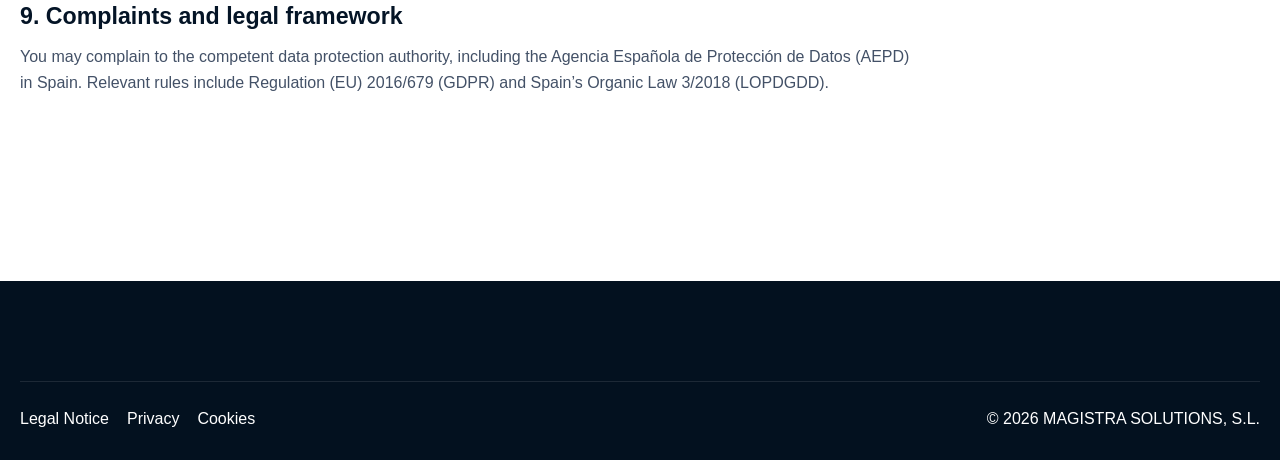
<file: privacy.html>
<!DOCTYPE html>

<html lang="en"><head>
<meta charset="utf-8"/><meta content="width=device-width,initial-scale=1" name="viewport"/>
<title>Privacy Policy | Magistra Solutions</title>
<meta content="Data protection information for contacts, GitHub Pages hosting and business email." name="description"/><meta content="#041426" name="theme-color"/>
<link href="favicon.png" rel="icon" type="image/png"/><link href="style.css" rel="stylesheet"/>
</head><body data-page-title="privacy"><a class="skip" data-i18n="skip_to_content" href="#main">Skip to content</a>
<header class="site-header"><div class="wrap header-inner">
<a aria-label="Magistra Solutions" class="brand" href="index.html"><img alt="Magistra Solutions" class="brand-logo" src="logo-magistra.jpg"/></a>
<div class="header-actions"><select aria-label="Language" class="lang-select" id="language"><option value="en">English</option><option value="es">Español</option><option value="de">Deutsch</option><option value="ca">Català</option><option value="fr">Français</option></select><a class="btn btn-outline" data-i18n="nav_contact" href="contact.html">Contact</a></div></div></header>
<main id="main"><section class="legal-page"><div class="wrap"><article><div class="legal-translation" data-legal-lang="en" lang="en"><div class="kicker">Privacy Policy</div><h1>Privacy Policy</h1><h2>1. Controller and contact</h2>
<p>The controller for business enquiries received by Magistra is <strong>MAGISTRA SOLUTIONS, S.L.</strong>, NIF <strong>B88857149</strong>, C/ Andalusia, 7, 1, 17007 Girona, España. Contact: <a href="mailto:info@magistra-solutions.com">info@magistra-solutions.com</a>.</p><h2>2. Data and purposes</h2>
<p>When you contact us by email, WhatsApp, calendar booking or via the mailto form, we may use your name, business email, company, contact details, message and related correspondence to respond to your enquiry, discuss services or proposals, and manage an existing or prospective business relationship. The website form opens your email application; it does not submit form contents to a Magistra web server.</p><h2>3. Legal bases</h2>
<p>Depending on the enquiry, processing is based on steps requested before entering into a contract or performance of a contract (GDPR Article 6(1)(b)), compliance with legal obligations (Article 6(1)(c)), or our legitimate interests in handling professional correspondence and B2B relationships (Article 6(1)(f)). Where consent is legally required for a separate activity, it will be requested specifically. Sending an enquiry does not subscribe you to marketing.</p><h2>4. Hosting and technical access</h2>
<p>The website is hosted through <strong>GitHub Pages (GitHub, Inc.)</strong>. When a page is visited, GitHub may collect and retain technical access information, including visitors’ IP addresses, for security and delivery purposes. GitHub publishes further details in its privacy documentation.</p><h2>5. Email and external contact options</h2>
<p>The domain’s email routing is configured with <strong>Google email infrastructure</strong>; business emails may therefore be processed by Google services and the sender’s email provider. WhatsApp and Google Calendar are offered as external links, not embedded tracking widgets. If you open them, their respective providers process your interactions under their own privacy terms. The use of these services is optional.</p><h2>6. Recipients and international processing</h2>
<p>Information may be accessible to hosting, email and communication providers insofar as necessary to provide their services, and to competent authorities where legally required. GitHub and Google are internationally operating providers; depending on service configuration and access, processing may occur outside the European Economic Area. Where a transfer under GDPR Chapter V takes place, a valid transfer basis and appropriate safeguards are required. You may ask us for information about the mechanisms applicable to your data.</p><h2>7. Retention</h2>
<p>Enquiries and business correspondence are retained only while needed to address your request or manage a professional relationship and, where relevant, as required by statutory retention duties or to establish, exercise or defend legal claims. We use these criteria rather than a single fixed retention period for every type of message.</p><h2>8. Your rights</h2>
<p>Subject to applicable conditions, you may request access, rectification, erasure, restriction, portability or object to processing. Where processing relies on consent, you may withdraw it without affecting earlier lawful processing. Contact <a href="mailto:info@magistra-solutions.com">info@magistra-solutions.com</a> to exercise your rights.</p><h2>9. Complaints and legal framework</h2>
<p>You may complain to the competent data protection authority, including the <a href="https://www.aepd.es/" rel="noopener noreferrer" target="_blank">Agencia Española de Protección de Datos (AEPD)</a> in Spain. Relevant rules include Regulation (EU) 2016/679 (GDPR) and Spain’s Organic Law 3/2018 (LOPDGDD).</p></div><div class="legal-translation" data-legal-lang="de" hidden="" lang="de"><div class="kicker">Datenschutzerklärung</div><h1>Datenschutzerklärung</h1><h2>1. Verantwortlicher und Kontakt</h2>
<p>Verantwortlich für geschäftliche Anfragen an Magistra ist die <strong>MAGISTRA SOLUTIONS, S.L.</strong>, NIF <strong>B88857149</strong>, C/ Andalusia, 7, 1, 17007 Girona, España. Kontakt: <a href="mailto:info@magistra-solutions.com">info@magistra-solutions.com</a>.</p><h2>2. Daten und Zwecke</h2>
<p>Wenn Sie uns per E-Mail, WhatsApp, Terminbuchung oder über das E-Mail-Kontaktformular kontaktieren, verarbeiten wir gegebenenfalls Name, geschäftliche E-Mail-Adresse, Unternehmen, Kontaktdaten, Nachricht und Korrespondenz, um Anfragen zu beantworten, Leistungen oder Angebote zu besprechen und bestehende oder mögliche Geschäftsbeziehungen zu betreuen. Das Formular öffnet Ihr E-Mail-Programm; es übermittelt keine Formulardaten an einen Webserver von Magistra.</p><h2>3. Rechtsgrundlagen</h2>
<p>Je nach Fall beruht die Verarbeitung auf vorvertraglichen Maßnahmen auf Ihre Anfrage oder Vertragserfüllung (Art. 6 Abs. 1 lit. b DSGVO), rechtlichen Pflichten (lit. c) oder unserem berechtigten Interesse an der Bearbeitung geschäftlicher Korrespondenz und B2B-Beziehungen (lit. f). Eine gesondert erforderliche Einwilligung wird ausdrücklich eingeholt. Eine Anfrage führt nicht zur automatischen Anmeldung für Werbung.</p><h2>4. Hosting und technische Zugriffsdaten</h2>
<p>Die Website wird über <strong>GitHub Pages (GitHub, Inc.)</strong> bereitgestellt. Bei Seitenaufrufen kann GitHub technische Zugriffsdaten einschließlich IP-Adressen zu Sicherheits- und Bereitstellungszwecken erfassen und speichern. Weitere Informationen enthält die Datenschutzerklärung von GitHub.</p><h2>5. E-Mail und externe Kontaktmöglichkeiten</h2>
<p>Die E-Mail-Zustellung der Domain ist über <strong>Google-E-Mail-Infrastruktur</strong> konfiguriert. Geschäftliche E-Mails können deshalb durch Google-Dienste und den E-Mail-Anbieter des Absenders verarbeitet werden. WhatsApp und Google Calendar sind externe Links, keine eingebetteten Tracking-Widgets. Nach dem Öffnen gelten die Datenschutzbedingungen dieser Anbieter. Ihre Nutzung ist freiwillig.</p><h2>6. Empfänger und internationale Verarbeitung</h2>
<p>Hosting-, E-Mail- und Kommunikationsanbieter können Daten erhalten, soweit dies für ihre Dienste erforderlich ist; Behörden erhalten Daten nur bei entsprechender gesetzlicher Pflicht. GitHub und Google sind international tätig. Je nach Dienstkonfiguration und Zugriff kann eine Verarbeitung außerhalb des Europäischen Wirtschaftsraums stattfinden. Für Übermittlungen nach Kapitel V DSGVO ist eine gültige Rechtsgrundlage mit geeigneten Garantien erforderlich. Informationen über die auf Ihre Daten anwendbaren Mechanismen können Sie bei uns anfordern.</p><h2>7. Speicherdauer</h2>
<p>Anfragen und Geschäftskorrespondenz werden nur aufbewahrt, soweit dies zur Bearbeitung oder für eine Geschäftsbeziehung erforderlich ist; gegebenenfalls gelten gesetzliche Aufbewahrungspflichten oder Fristen für die Geltendmachung, Ausübung oder Verteidigung von Rechtsansprüchen. Wir orientieren uns an diesen Kriterien statt an einer einheitlichen Frist für jede Nachricht.</p><h2>8. Ihre Rechte</h2>
<p>Unter den gesetzlichen Voraussetzungen haben Sie Rechte auf Auskunft, Berichtigung, Löschung, Einschränkung, Datenübertragbarkeit und Widerspruch. Auf einer Einwilligung beruhende Verarbeitung können Sie mit Wirkung für die Zukunft widerrufen. Kontaktieren Sie dazu <a href="mailto:info@magistra-solutions.com">info@magistra-solutions.com</a>.</p><h2>9. Beschwerde und Rechtsgrundlagen</h2>
<p>Sie können sich bei der zuständigen Datenschutzaufsicht beschweren, insbesondere in Spanien bei der <a href="https://www.aepd.es/" rel="noopener noreferrer" target="_blank">Agencia Española de Protección de Datos (AEPD)</a>. Maßgeblich sind insbesondere die Verordnung (EU) 2016/679 (DSGVO) und das spanische Organgesetz 3/2018 (LOPDGDD).</p></div><div class="legal-translation" data-legal-lang="es" hidden="" lang="es"><div class="kicker">Política de privacidad</div><h1>Política de privacidad</h1><h2>1. Responsable y contacto</h2>
<p>El responsable de las consultas comerciales recibidas por Magistra es <strong>MAGISTRA SOLUTIONS, S.L.</strong>, NIF <strong>B88857149</strong>, C/ Andalusia, 7, 1, 17007 Girona, España. Contacto: <a href="mailto:info@magistra-solutions.com">info@magistra-solutions.com</a>.</p><h2>2. Datos y finalidades</h2>
<p>Cuando nos contacte por correo electrónico, WhatsApp, reserva de cita o mediante el formulario que abre su correo, podremos tratar el nombre, correo profesional, empresa, datos de contacto, mensaje y correspondencia para responder, comentar servicios o propuestas y gestionar relaciones comerciales existentes o potenciales. El formulario abre su aplicación de correo; no envía esos datos a un servidor web de Magistra.</p><h2>3. Bases jurídicas</h2>
<p>Según el caso, el tratamiento se basa en medidas precontractuales solicitadas o ejecución contractual (art. 6.1.b RGPD), obligaciones legales (art. 6.1.c) o el interés legítimo de Magistra en gestionar comunicaciones profesionales y relaciones B2B (art. 6.1.f). Cuando una actividad requiera consentimiento específico, se solicitará. Una consulta no supone suscribirse a publicidad.</p><h2>4. Alojamiento y datos técnicos</h2>
<p>El sitio está alojado en <strong>GitHub Pages (GitHub, Inc.)</strong>. Al visitarlo, GitHub puede recoger y conservar datos técnicos, incluidas las direcciones IP, para seguridad y prestación del servicio. GitHub ofrece más información en su documentación de privacidad.</p><h2>5. Correo y vías externas de contacto</h2>
<p>El enrutamiento del correo del dominio está configurado con <strong>infraestructura de correo de Google</strong>. Por ello, los mensajes comerciales pueden ser tratados por servicios de Google y por el proveedor de correo del remitente. WhatsApp y Google Calendar son enlaces externos y no widgets de seguimiento integrados. Al abrirlos se aplican las políticas de sus proveedores. Su uso es opcional.</p><h2>6. Destinatarios y tratamiento internacional</h2>
<p>Los proveedores de alojamiento, correo y comunicaciones podrán acceder a datos en la medida necesaria para prestar sus servicios, y las autoridades cuando exista obligación legal. GitHub y Google operan internacionalmente; según la configuración puede haber tratamiento fuera del Espacio Económico Europeo. Las transferencias sujetas al capítulo V del RGPD requieren un mecanismo válido y garantías adecuadas. Puede solicitarnos información sobre el mecanismo aplicable a sus datos.</p><h2>7. Conservación</h2>
<p>Conservamos las consultas y comunicaciones solo mientras sean necesarias para atenderlas o gestionar la relación profesional, y cuando proceda por obligaciones legales o para formular, ejercer o defender reclamaciones. Estos son los criterios de conservación, sin un único plazo fijo para todos los mensajes.</p><h2>8. Derechos</h2>
<p>En los términos legales puede solicitar acceso, rectificación, supresión, limitación, portabilidad y oposición. Si el tratamiento se basa en consentimiento, puede retirarlo sin afectar a la licitud anterior. Escriba a <a href="mailto:info@magistra-solutions.com">info@magistra-solutions.com</a>.</p><h2>9. Reclamaciones y normativa</h2>
<p>Puede reclamar ante la autoridad de protección de datos competente, incluida la <a href="https://www.aepd.es/" rel="noopener noreferrer" target="_blank">Agencia Española de Protección de Datos (AEPD)</a>. Son aplicables, entre otras normas, el Reglamento (UE) 2016/679 (RGPD) y la Ley Orgánica 3/2018 (LOPDGDD).</p></div><div class="legal-translation" data-legal-lang="ca" hidden="" lang="ca"><div class="kicker">Política de privacitat</div><h1>Política de privacitat</h1><h2>1. Responsable i contacte</h2>
<p>El responsable de les consultes comercials rebudes per Magistra és <strong>MAGISTRA SOLUTIONS, S.L.</strong>, NIF <strong>B88857149</strong>, C/ Andalusia, 7, 1, 17007 Girona, España. Contacte: <a href="mailto:info@magistra-solutions.com">info@magistra-solutions.com</a>.</p><h2>2. Dades i finalitats</h2>
<p>Quan ens contacteu per correu electrònic, WhatsApp, reserva de cita o mitjançant el formulari que obre el vostre correu, podem tractar el nom, correu professional, empresa, dades de contacte, missatge i correspondència per respondre, comentar serveis o propostes i gestionar relacions comercials existents o potencials. El formulari obre l’aplicació de correu; no envia les dades a un servidor web de Magistra.</p><h2>3. Bases jurídiques</h2>
<p>Segons el cas, el tractament es basa en mesures precontractuals sol·licitades o execució del contracte (art. 6.1.b RGPD), obligacions legals (art. 6.1.c) o interès legítim a gestionar comunicacions professionals i relacions B2B (art. 6.1.f). Quan calgui consentiment específic se sol·licitarà. Una consulta no comporta subscripció a publicitat.</p><h2>4. Allotjament i dades tècniques</h2>
<p>El web s’allotja a <strong>GitHub Pages (GitHub, Inc.)</strong>. En visitar-lo, GitHub pot recollir i conservar dades tècniques, incloses les adreces IP, per seguretat i prestació del servei. GitHub n’ofereix més informació a la seva política de privacitat.</p><h2>5. Correu i vies externes de contacte</h2>
<p>L’encaminament del correu del domini està configurat amb <strong>infraestructura de correu de Google</strong>. Per això, els missatges comercials poden ser tractats per serveis de Google i pel proveïdor de correu de l’emissor. WhatsApp i Google Calendar són enllaços externs, no ginys de seguiment integrats. En obrir-los s’apliquen les polítiques dels proveïdors. L’ús és opcional.</p><h2>6. Destinataris i tractament internacional</h2>
<p>Els proveïdors d’allotjament, correu i comunicacions poden accedir a dades quan calgui per prestar els serveis, i les autoritats si hi ha obligació legal. GitHub i Google tenen activitat internacional; segons la configuració, pot haver-hi tractament fora de l’Espai Econòmic Europeu. Les transferències del capítol V del RGPD requereixen un mecanisme vàlid i garanties adequades. Podeu sol·licitar informació sobre els mecanismes aplicables a les vostres dades.</p><h2>7. Conservació</h2>
<p>Les consultes i comunicacions es conserven només mentre siguin necessàries per atendre-les o gestionar la relació professional, i quan correspongui per obligacions legals o reclamacions. Aquests són els criteris aplicats, sense un termini fix únic per a tots els missatges.</p><h2>8. Drets</h2>
<p>D’acord amb les condicions legals, podeu sol·licitar accés, rectificació, supressió, limitació, portabilitat i oposició. Quan el tractament es basa en consentiment, el podeu retirar sense afectar el tractament legítim anterior. Contacte: <a href="mailto:info@magistra-solutions.com">info@magistra-solutions.com</a>.</p><h2>9. Reclamacions i normativa</h2>
<p>Podeu reclamar davant l’autoritat de protecció de dades competent, inclosa l’<a href="https://www.aepd.es/" rel="noopener noreferrer" target="_blank">Agencia Española de Protección de Datos (AEPD)</a>. S’hi apliquen, entre d’altres, el Reglament (UE) 2016/679 (RGPD) i la Llei orgànica 3/2018 (LOPDGDD).</p></div><div class="legal-translation" data-legal-lang="fr" hidden="" lang="fr"><div class="kicker">Politique de confidentialité</div><h1>Politique de confidentialité</h1><h2>1. Responsable du traitement et contact</h2>
<p>Le responsable des demandes professionnelles reçues par Magistra est <strong>MAGISTRA SOLUTIONS, S.L.</strong>, NIF <strong>B88857149</strong>, C/ Andalusia, 7, 1, 17007 Girona, España. Contact : <a href="mailto:info@magistra-solutions.com">info@magistra-solutions.com</a>.</p><h2>2. Données et finalités</h2>
<p>Lorsque vous nous contactez par e-mail, WhatsApp, réservation de rendez-vous ou formulaire ouvrant votre messagerie, nous pouvons traiter votre nom, adresse e-mail professionnelle, entreprise, coordonnées, message et échanges pour répondre, discuter de prestations ou d’offres et gérer une relation professionnelle existante ou envisagée. Le formulaire ouvre votre messagerie et n’envoie pas les données à un serveur web de Magistra.</p><h2>3. Bases juridiques</h2>
<p>Selon la situation, le traitement repose sur des mesures précontractuelles demandées ou l’exécution d’un contrat (art. 6(1)(b) RGPD), le respect d’obligations légales (art. 6(1)(c)) ou notre intérêt légitime à gérer la correspondance professionnelle et les relations B2B (art. 6(1)(f)). Le consentement sera recueilli lorsqu’il est requis pour une activité distincte. Une demande n’entraîne aucune inscription automatique à des communications commerciales.</p><h2>4. Hébergement et données techniques</h2>
<p>Le site est hébergé par <strong>GitHub Pages (GitHub, Inc.)</strong>. Lors de l’accès au site, GitHub peut collecter et conserver des données techniques, notamment les adresses IP, pour la sécurité et la fourniture du service. Sa documentation de confidentialité apporte des précisions.</p><h2>5. E-mail et moyens de contact externes</h2>
<p>Le routage e-mail du domaine est configuré avec une <strong>infrastructure de messagerie Google</strong>. Les e-mails professionnels peuvent donc être traités par les services Google et le fournisseur de messagerie de l’expéditeur. WhatsApp et Google Calendar sont des liens externes, non des widgets de suivi intégrés. Après ouverture, les politiques des fournisseurs s’appliquent. Leur utilisation reste facultative.</p><h2>6. Destinataires et traitements internationaux</h2>
<p>Les prestataires d’hébergement, de messagerie et de communication peuvent accéder aux données dans la mesure nécessaire à leurs services, ainsi que les autorités en cas d’obligation légale. GitHub et Google ont une activité internationale ; selon la configuration, un traitement hors de l’Espace économique européen peut avoir lieu. Les transferts relevant du chapitre V du RGPD nécessitent un mécanisme valable et des garanties appropriées. Vous pouvez nous demander les informations sur les mécanismes applicables à vos données.</p><h2>7. Conservation</h2>
<p>Les demandes et échanges professionnels ne sont conservés que pendant la durée nécessaire à leur traitement ou à la relation, et, le cas échéant, en vertu d’obligations légales ou pour faire valoir, exercer ou défendre des droits. Ces critères sont appliqués plutôt qu’une durée unique à tous les messages.</p><h2>8. Vos droits</h2>
<p>Selon les conditions légales, vous pouvez demander l’accès, la rectification, l’effacement, la limitation, la portabilité ou vous opposer au traitement. Lorsque le traitement repose sur le consentement, vous pouvez le retirer sans remettre en cause la licéité antérieure. Écrivez à <a href="mailto:info@magistra-solutions.com">info@magistra-solutions.com</a>.</p><h2>9. Réclamations et cadre légal</h2>
<p>Vous pouvez déposer une réclamation auprès de l’autorité compétente, notamment en Espagne auprès de l’<a href="https://www.aepd.es/" rel="noopener noreferrer" target="_blank">Agencia Española de Protección de Datos (AEPD)</a>. Le règlement (UE) 2016/679 (RGPD) et la loi organique espagnole 3/2018 (LOPDGDD) s’appliquent notamment.</p></div></article></div></section></main>
<footer class="site-footer"><div class="wrap"><div class="footer-bottom"><div class="legal-bar">
<a data-i18n="legal" href="legal-notice.html">Legal Notice</a><a data-i18n="privacy" href="privacy.html">Privacy</a><a data-i18n="cookies" href="cookies.html">Cookies</a></div>
<div>© 2026 MAGISTRA SOLUTIONS, S.L.</div></div></div></footer><script defer="" src="main.js"></script></body></html>
</file>
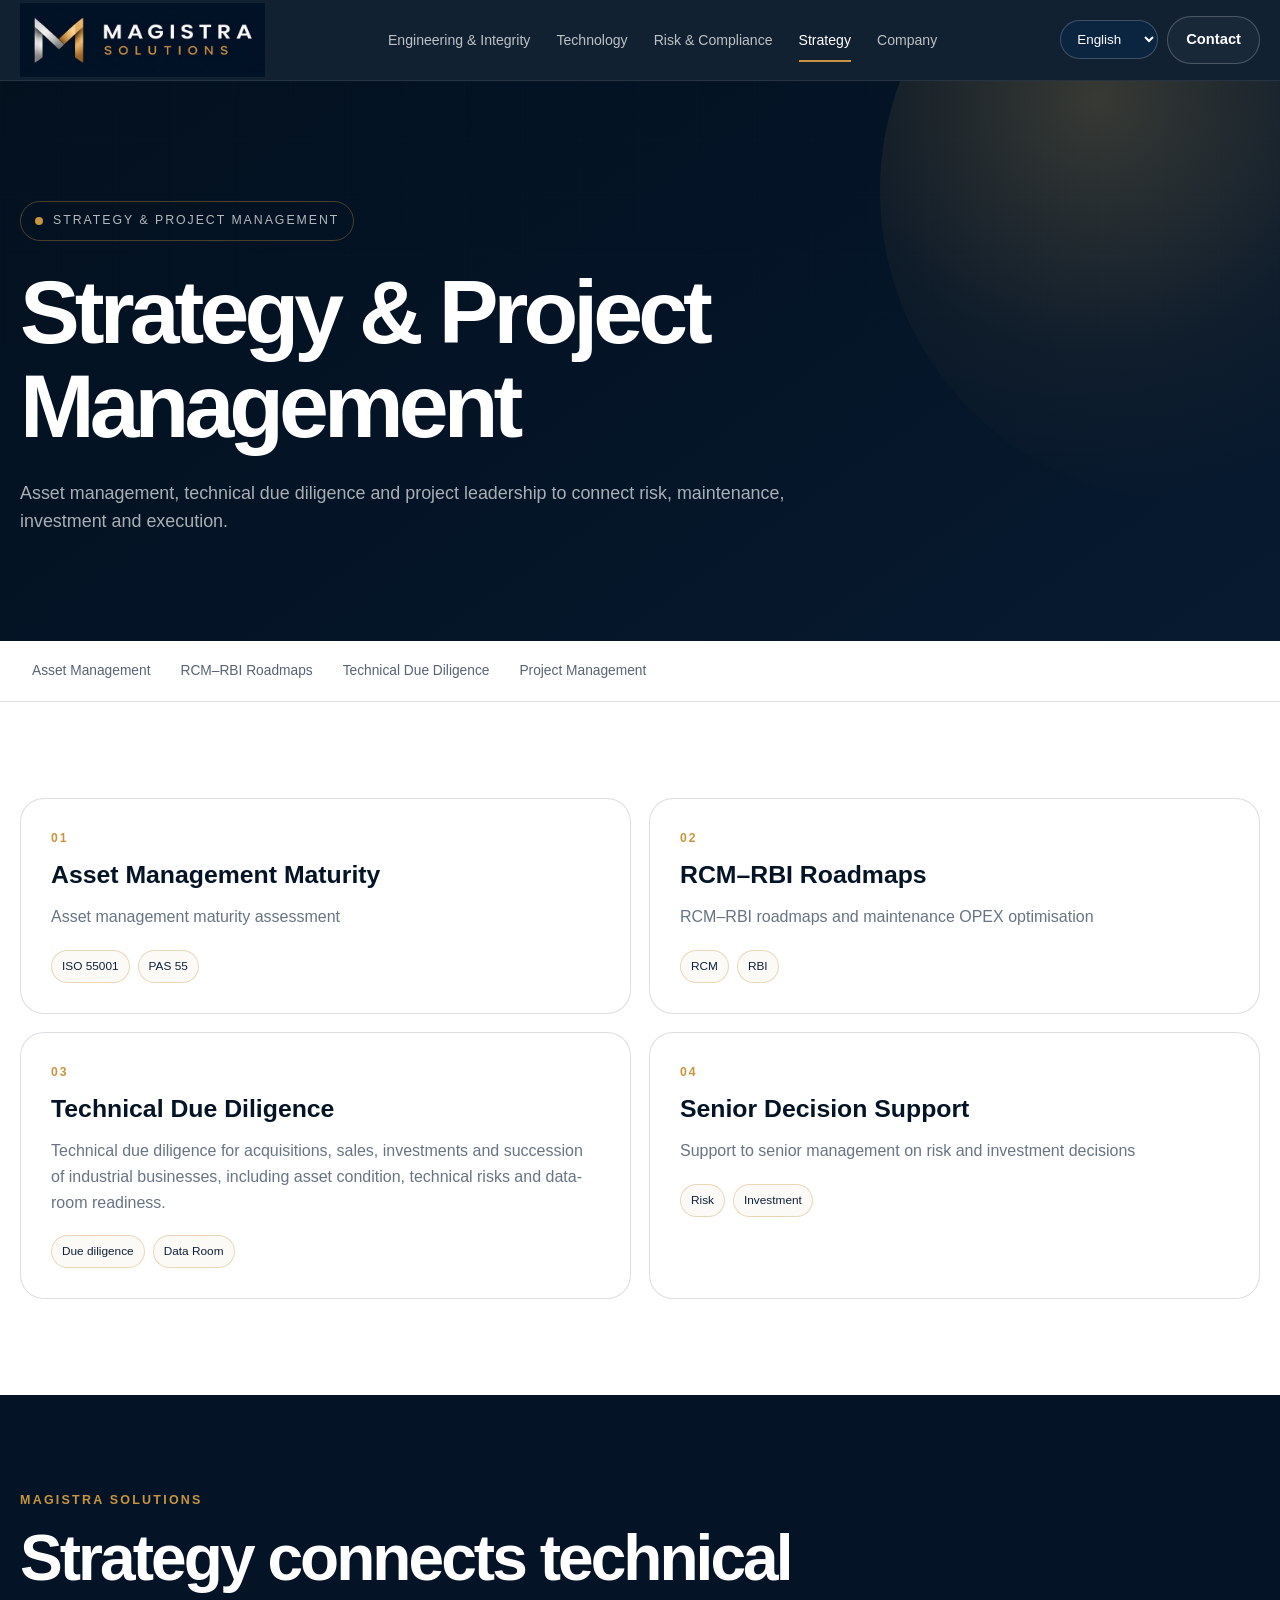
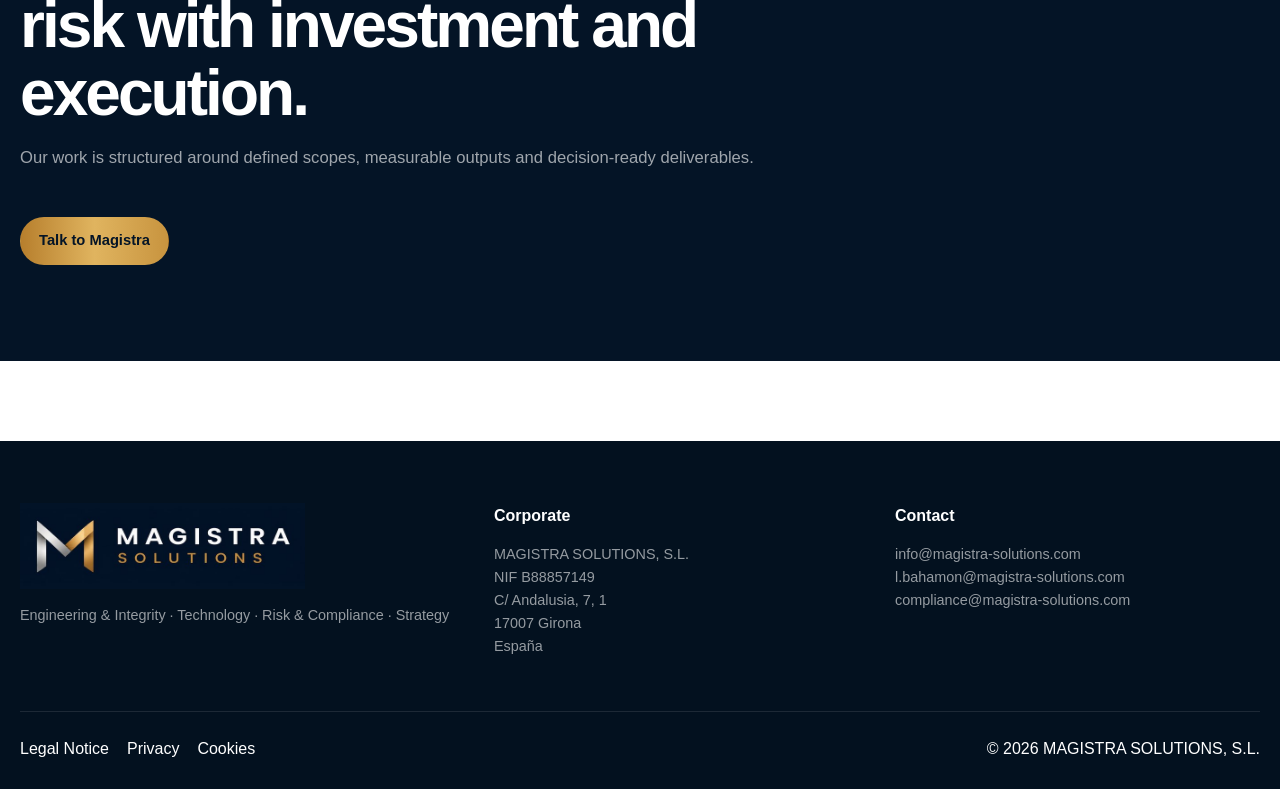
<file: strategy.html>
<!DOCTYPE html>

<html lang="en"><head>
<meta charset="utf-8"/><meta content="width=device-width,initial-scale=1" name="viewport"/>
<title>Strategy &amp; Project Management | Magistra Solutions</title><meta content="#041426" name="theme-color"/>
<meta content="website" property="og:type"/><meta content="Strategy &amp; Project Management | Magistra Solutions" property="og:title"/>
<meta content="Magistra Solutions · Engineering &amp; Integrity · Technology · Risk &amp; Compliance · Strategy" property="og:description"/>
<meta content="https://magistra-solutions.com/og-magistra.jpg" property="og:image"/><meta content="https://magistra-solutions.com/" property="og:url"/>
<meta content="summary_large_image" name="twitter:card"/>
<link href="favicon.png" rel="icon" type="image/png"/><link href="style.css" rel="stylesheet"/>
</head><body data-page-title="strat_title">
<a class="skip" data-i18n="skip_to_content" href="#main">Skip to content</a>
<header class="site-header">
<div class="wrap header-inner">
<a aria-label="Magistra Solutions" class="brand" href="index.html"><img alt="Magistra Solutions" class="brand-logo" src="logo-magistra.jpg"/></a>
<nav aria-label="Main navigation" class="navbar"><div class="nav-item"><a class="nav-link" data-i18n="nav_engineering" href="engineering.html">Engineering &amp; Integrity</a><div class="dropdown"><a data-i18n="nav_eng_rbi" href="engineering.html#rbi">RBI</a><a data-i18n="nav_eng_ffs" href="engineering.html#ffs">FFS / RUL</a><a data-i18n="nav_eng_rca" href="engineering.html#rca">RCA / RCM / FMECA</a><a data-i18n="nav_eng_ili" href="engineering.html#ili">ILI / Corrosion</a><a data-i18n="nav_eng_psm" href="engineering.html#psm">Process Safety</a><a data-i18n="nav_eng_paraiso" href="engineering.html#paraiso">Método Paraíso</a><a data-i18n="nav_eng_training" href="engineering.html#training">Technical Training</a></div></div><div class="nav-item"><a class="nav-link" data-i18n="nav_technology" href="technology.html">Technology</a><div class="dropdown"><a data-i18n="nav_tech_software" href="technology.html#software">Advanced Asset Integrity Software &amp; SAP Integration</a><a data-i18n="nav_tech_sap" href="technology.html#sap">Asset Master Data / SAP PM</a><a data-i18n="nav_tech_data" href="technology.html#data">Data Governance</a><a data-i18n="nav_tech_models" href="technology.html#models">Analytical Models</a></div></div><div class="nav-item"><a class="nav-link" data-i18n="nav_compliance" href="compliance.html">Risk &amp; Compliance</a><div class="dropdown"><a data-i18n="nav_comp_sanctions" href="compliance.html#sanctions">Sanctions &amp; Export Controls</a><a data-i18n="nav_comp_aml" href="compliance.html#aml">AML / KYC &amp; Financial Crime</a><a data-i18n="nav_comp_payments" href="compliance.html#payments">Payments &amp; Regulatory Compliance</a><a data-i18n="nav_comp_projects" href="compliance.html#projects">Compliance Management &amp; Regulatory Projects</a></div></div><div class="nav-item"><a class="nav-link active" data-i18n="nav_strategy" href="strategy.html">Strategy</a><div class="dropdown"><a data-i18n="nav_strat_maturity" href="strategy.html#maturity">Asset Management</a><a data-i18n="nav_strat_roadmaps" href="strategy.html#roadmaps">RCM–RBI Roadmaps</a><a data-i18n="nav_strat_due" href="strategy.html#duediligence">Technical Due Diligence</a><a data-i18n="nav_strat_project" href="strategy.html#project">Project Management</a></div></div><div class="nav-item"><a class="nav-link" data-i18n="nav_company" href="about.html">Company</a><div class="dropdown"><a data-i18n="nav_about_tab" href="about.html#about">About Magistra</a><a data-i18n="nav_about_experience" href="about.html#experience">Experience</a><a data-i18n="nav_about_method" href="about.html#method">Working Method</a><a data-i18n="nav_about_international" href="about.html#international">International Structure</a><a href="contact.html">Contact</a></div></div></nav>
<div class="header-actions">
<select aria-label="Language" class="lang-select" id="language"><option value="en">English</option><option value="es">Español</option><option value="de">Deutsch</option><option value="ca">Català</option><option value="fr">Français</option></select>
<a class="btn btn-outline" data-i18n="nav_contact" href="contact.html">Contact</a>
<button aria-controls="mobile-menu" aria-expanded="false" class="burger" data-menu-toggle="" type="button">☰</button>
</div></div>
<div class="mobile-menu" data-mobile-menu="" id="mobile-menu"><div class="wrap"><div class="mobile-group"><a data-i18n="nav_engineering" href="engineering.html">Engineering &amp; Integrity</a><small><a data-i18n="nav_eng_rbi" href="engineering.html#rbi">RBI</a><a data-i18n="nav_eng_ffs" href="engineering.html#ffs">FFS / RUL</a><a data-i18n="nav_eng_rca" href="engineering.html#rca">RCA / RCM / FMECA</a><a data-i18n="nav_eng_ili" href="engineering.html#ili">ILI / Corrosion</a><a data-i18n="nav_eng_psm" href="engineering.html#psm">Process Safety</a><a data-i18n="nav_eng_paraiso" href="engineering.html#paraiso">Método Paraíso</a><a data-i18n="nav_eng_training" href="engineering.html#training">Technical Training</a></small></div><div class="mobile-group"><a data-i18n="nav_technology" href="technology.html">Technology</a><small><a data-i18n="nav_tech_software" href="technology.html#software">Advanced Asset Integrity Software &amp; SAP Integration</a><a data-i18n="nav_tech_sap" href="technology.html#sap">Asset Master Data / SAP PM</a><a data-i18n="nav_tech_data" href="technology.html#data">Data Governance</a><a data-i18n="nav_tech_models" href="technology.html#models">Analytical Models</a></small></div><div class="mobile-group"><a data-i18n="nav_compliance" href="compliance.html">Risk &amp; Compliance</a><small><a data-i18n="nav_comp_sanctions" href="compliance.html#sanctions">Sanctions &amp; Export Controls</a><a data-i18n="nav_comp_aml" href="compliance.html#aml">AML / KYC &amp; Financial Crime</a><a data-i18n="nav_comp_payments" href="compliance.html#payments">Payments &amp; Regulatory Compliance</a><a data-i18n="nav_comp_projects" href="compliance.html#projects">Compliance Management &amp; Regulatory Projects</a></small></div><div class="mobile-group"><a data-i18n="nav_strategy" href="strategy.html">Strategy</a><small><a data-i18n="nav_strat_maturity" href="strategy.html#maturity">Asset Management</a><a data-i18n="nav_strat_roadmaps" href="strategy.html#roadmaps">RCM–RBI Roadmaps</a><a data-i18n="nav_strat_due" href="strategy.html#duediligence">Technical Due Diligence</a><a data-i18n="nav_strat_project" href="strategy.html#project">Project Management</a></small></div><div class="mobile-group"><a data-i18n="nav_company" href="about.html">Company</a><small><a data-i18n="nav_about_tab" href="about.html#about">About Magistra</a><a data-i18n="nav_about_experience" href="about.html#experience">Experience</a><a data-i18n="nav_about_method" href="about.html#method">Working Method</a><a data-i18n="nav_about_international" href="about.html#international">International Structure</a><a href="contact.html">Contact</a></small></div></div></div>
</header><main id="main">
<section class="page-hero"><div class="wrap"><div class="eyebrow"><span class="dot"></span><span data-i18n="strat_title">Strategy &amp; Project Management</span></div><h1 data-i18n="strat_title">Strategy &amp; Project Management</h1><p data-i18n="strat_hero_p">Asset management, technical due diligence and project leadership to connect risk, maintenance, investment and execution.</p></div></section>
<nav class="page-tabs"><div class="wrap"><a data-i18n="strategy_tab1" href="#maturity">Asset Management</a><a data-i18n="strategy_tab2" href="#roadmaps">RCM–RBI Roadmaps</a><a data-i18n="strategy_tab3" href="#duediligence">Technical Due Diligence</a><a data-i18n="strategy_tab4" href="#project">Project Management</a></div></nav>
<section><div class="wrap"><div class="cards"><article class="card reveal" id="maturity"><div class="num">01</div><h3 data-i18n="strat_card1">Asset Management Maturity</h3><p data-i18n="maturity">Asset management maturity assessment</p><div class="badges"><span class="badge">ISO 55001</span><span class="badge">PAS 55</span></div></article><article class="card reveal" id="roadmaps"><div class="num">02</div><h3 data-i18n="strat_card2">RCM–RBI Roadmaps</h3><p data-i18n="roadmaps">RCM–RBI roadmaps and maintenance OPEX optimisation</p><div class="badges"><span class="badge">RCM</span><span class="badge">RBI</span></div></article><article class="card reveal" id="duediligence"><div class="num">03</div><h3 data-i18n="strat_card3">Technical Due Diligence</h3><p data-i18n="engineering_due_desc">Technical due diligence for acquisitions, sales, investments and succession of industrial businesses, including asset condition, technical risks and data-room readiness.</p><div class="badges"><span class="badge" data-i18n="badge_due">Due diligence</span><span class="badge" data-i18n="badge_room">Data Room</span></div></article><article class="card reveal" id="project"><div class="num">04</div><h3 data-i18n="strat_card4">Senior Decision Support</h3><p data-i18n="senior">Support to senior management on risk and investment decisions</p><div class="badges"><span class="badge">Risk</span><span class="badge" data-i18n="badge_investment">Investment</span></div></article></div></div></section>
<section class="dark-band"><div class="wrap"><div class="section-head reveal"><div class="kicker">MAGISTRA SOLUTIONS</div><h2 data-i18n="strategy_statement">Strategy connects technical risk with investment and execution.</h2><p data-i18n="common_deliverables">Our work is structured around defined scopes, measurable outputs and decision-ready deliverables.</p></div><a class="btn btn-gold" data-i18n="talk" href="contact.html">Talk to Magistra</a></div></section>
</main>
<footer class="site-footer"><div class="wrap">
<div class="footer-grid">
<div><div class="brand footer-brand"><img alt="Magistra Solutions" class="brand-logo" src="logo-magistra.jpg"/></div><p data-i18n="footer_tag">Engineering &amp; Integrity · Technology · Risk &amp; Compliance · Strategy</p></div>
<div><h4 data-i18n="corp_label">Corporate</h4><p>MAGISTRA SOLUTIONS, S.L.<br/>NIF B88857149<br/>C/ Andalusia, 7, 1<br/>17007 Girona<br/>España</p></div>
<div><h4 data-i18n="nav_contact">Contact</h4><p><a href="mailto:info@magistra-solutions.com">info@magistra-solutions.com</a><br/><a href="mailto:l.bahamon@magistra-solutions.com">l.bahamon@magistra-solutions.com</a><br/><a href="mailto:compliance@magistra-solutions.com">compliance@magistra-solutions.com</a></p></div>
</div>
<div class="footer-bottom"><div class="legal-bar"><a data-i18n="legal" href="legal-notice.html">Legal Notice</a><a data-i18n="privacy" href="privacy.html">Privacy</a><a data-i18n="cookies" href="cookies.html">Cookies</a></div><div>© 2026 MAGISTRA SOLUTIONS, S.L.</div></div>
</div></footer><script src="main.js"></script></body></html>
</file>
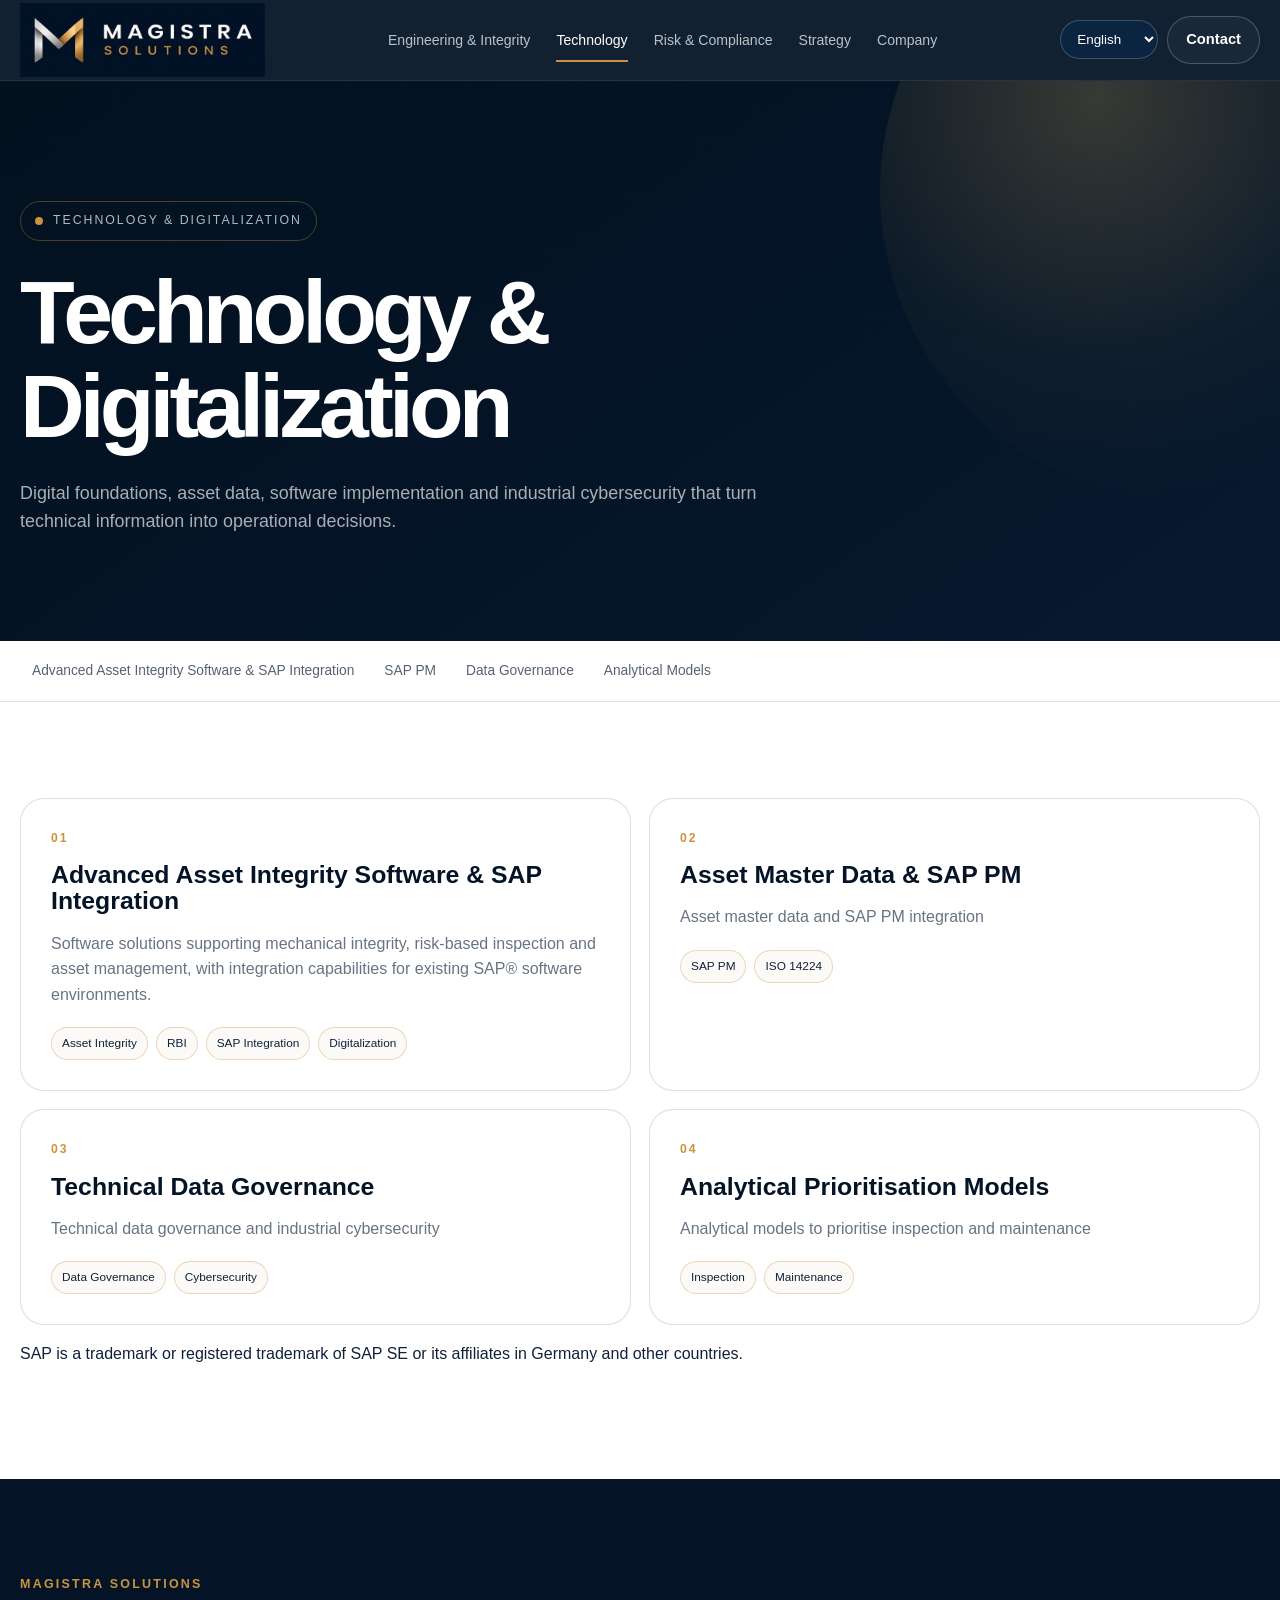
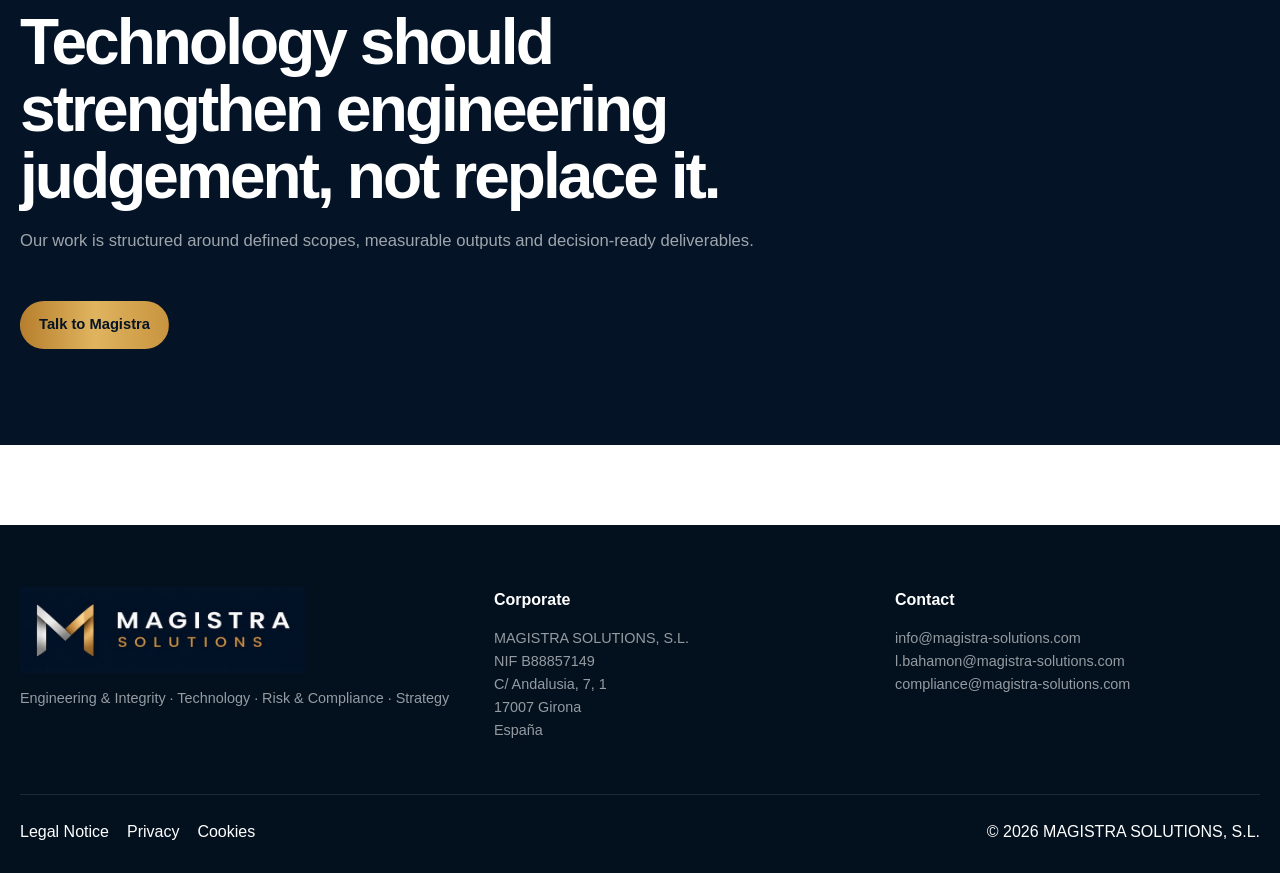
<file: technology.html>
<!DOCTYPE html>

<html lang="en"><head>
<meta charset="utf-8"/><meta content="width=device-width,initial-scale=1" name="viewport"/>
<title>Technology &amp; Digitalization | Magistra Solutions</title><meta content="#041426" name="theme-color"/>
<meta content="website" property="og:type"/><meta content="Technology &amp; Digitalization | Magistra Solutions" property="og:title"/>
<meta content="Magistra Solutions · Engineering &amp; Integrity · Technology · Risk &amp; Compliance · Strategy" property="og:description"/>
<meta content="https://magistra-solutions.com/og-magistra.jpg" property="og:image"/><meta content="https://magistra-solutions.com/" property="og:url"/>
<meta content="summary_large_image" name="twitter:card"/>
<link href="favicon.png" rel="icon" type="image/png"/><link href="style.css" rel="stylesheet"/>
</head><body data-page-title="tech_title">
<a class="skip" data-i18n="skip_to_content" href="#main">Skip to content</a>
<header class="site-header">
<div class="wrap header-inner">
<a aria-label="Magistra Solutions" class="brand" href="index.html"><img alt="Magistra Solutions" class="brand-logo" src="logo-magistra.jpg"/></a>
<nav aria-label="Main navigation" class="navbar"><div class="nav-item"><a class="nav-link" data-i18n="nav_engineering" href="engineering.html">Engineering &amp; Integrity</a><div class="dropdown"><a data-i18n="nav_eng_rbi" href="engineering.html#rbi">RBI</a><a data-i18n="nav_eng_ffs" href="engineering.html#ffs">FFS / RUL</a><a data-i18n="nav_eng_rca" href="engineering.html#rca">RCA / RCM / FMECA</a><a data-i18n="nav_eng_ili" href="engineering.html#ili">ILI / Corrosion</a><a data-i18n="nav_eng_psm" href="engineering.html#psm">Process Safety</a><a data-i18n="nav_eng_paraiso" href="engineering.html#paraiso">Método Paraíso</a><a data-i18n="nav_eng_training" href="engineering.html#training">Technical Training</a></div></div><div class="nav-item"><a class="nav-link active" data-i18n="nav_technology" href="technology.html">Technology</a><div class="dropdown"><a data-i18n="nav_tech_software" href="technology.html#software">Advanced Asset Integrity Software &amp; SAP Integration</a><a data-i18n="nav_tech_sap" href="technology.html#sap">Asset Master Data / SAP PM</a><a data-i18n="nav_tech_data" href="technology.html#data">Data Governance</a><a data-i18n="nav_tech_models" href="technology.html#models">Analytical Models</a></div></div><div class="nav-item"><a class="nav-link" data-i18n="nav_compliance" href="compliance.html">Risk &amp; Compliance</a><div class="dropdown"><a data-i18n="nav_comp_sanctions" href="compliance.html#sanctions">Sanctions &amp; Export Controls</a><a data-i18n="nav_comp_aml" href="compliance.html#aml">AML / KYC &amp; Financial Crime</a><a data-i18n="nav_comp_payments" href="compliance.html#payments">Payments &amp; Regulatory Compliance</a><a data-i18n="nav_comp_projects" href="compliance.html#projects">Compliance Management &amp; Regulatory Projects</a></div></div><div class="nav-item"><a class="nav-link" data-i18n="nav_strategy" href="strategy.html">Strategy</a><div class="dropdown"><a data-i18n="nav_strat_maturity" href="strategy.html#maturity">Asset Management</a><a data-i18n="nav_strat_roadmaps" href="strategy.html#roadmaps">RCM–RBI Roadmaps</a><a data-i18n="nav_strat_due" href="strategy.html#duediligence">Technical Due Diligence</a><a data-i18n="nav_strat_project" href="strategy.html#project">Project Management</a></div></div><div class="nav-item"><a class="nav-link" data-i18n="nav_company" href="about.html">Company</a><div class="dropdown"><a data-i18n="nav_about_tab" href="about.html#about">About Magistra</a><a data-i18n="nav_about_experience" href="about.html#experience">Experience</a><a data-i18n="nav_about_method" href="about.html#method">Working Method</a><a data-i18n="nav_about_international" href="about.html#international">International Structure</a><a href="contact.html">Contact</a></div></div></nav>
<div class="header-actions">
<select aria-label="Language" class="lang-select" id="language"><option value="en">English</option><option value="es">Español</option><option value="de">Deutsch</option><option value="ca">Català</option><option value="fr">Français</option></select>
<a class="btn btn-outline" data-i18n="nav_contact" href="contact.html">Contact</a>
<button aria-controls="mobile-menu" aria-expanded="false" class="burger" data-menu-toggle="" type="button">☰</button>
</div></div>
<div class="mobile-menu" data-mobile-menu="" id="mobile-menu"><div class="wrap"><div class="mobile-group"><a data-i18n="nav_engineering" href="engineering.html">Engineering &amp; Integrity</a><small><a data-i18n="nav_eng_rbi" href="engineering.html#rbi">RBI</a><a data-i18n="nav_eng_ffs" href="engineering.html#ffs">FFS / RUL</a><a data-i18n="nav_eng_rca" href="engineering.html#rca">RCA / RCM / FMECA</a><a data-i18n="nav_eng_ili" href="engineering.html#ili">ILI / Corrosion</a><a data-i18n="nav_eng_psm" href="engineering.html#psm">Process Safety</a><a data-i18n="nav_eng_paraiso" href="engineering.html#paraiso">Método Paraíso</a><a data-i18n="nav_eng_training" href="engineering.html#training">Technical Training</a></small></div><div class="mobile-group"><a data-i18n="nav_technology" href="technology.html">Technology</a><small><a data-i18n="nav_tech_software" href="technology.html#software">Advanced Asset Integrity Software &amp; SAP Integration</a><a data-i18n="nav_tech_sap" href="technology.html#sap">Asset Master Data / SAP PM</a><a data-i18n="nav_tech_data" href="technology.html#data">Data Governance</a><a data-i18n="nav_tech_models" href="technology.html#models">Analytical Models</a></small></div><div class="mobile-group"><a data-i18n="nav_compliance" href="compliance.html">Risk &amp; Compliance</a><small><a data-i18n="nav_comp_sanctions" href="compliance.html#sanctions">Sanctions &amp; Export Controls</a><a data-i18n="nav_comp_aml" href="compliance.html#aml">AML / KYC &amp; Financial Crime</a><a data-i18n="nav_comp_payments" href="compliance.html#payments">Payments &amp; Regulatory Compliance</a><a data-i18n="nav_comp_projects" href="compliance.html#projects">Compliance Management &amp; Regulatory Projects</a></small></div><div class="mobile-group"><a data-i18n="nav_strategy" href="strategy.html">Strategy</a><small><a data-i18n="nav_strat_maturity" href="strategy.html#maturity">Asset Management</a><a data-i18n="nav_strat_roadmaps" href="strategy.html#roadmaps">RCM–RBI Roadmaps</a><a data-i18n="nav_strat_due" href="strategy.html#duediligence">Technical Due Diligence</a><a data-i18n="nav_strat_project" href="strategy.html#project">Project Management</a></small></div><div class="mobile-group"><a data-i18n="nav_company" href="about.html">Company</a><small><a data-i18n="nav_about_tab" href="about.html#about">About Magistra</a><a data-i18n="nav_about_experience" href="about.html#experience">Experience</a><a data-i18n="nav_about_method" href="about.html#method">Working Method</a><a data-i18n="nav_about_international" href="about.html#international">International Structure</a><a href="contact.html">Contact</a></small></div></div></div>
</header><main id="main">
<section class="page-hero"><div class="wrap"><div class="eyebrow"><span class="dot"></span><span data-i18n="tech_title">Technology &amp; Digitalization</span></div><h1 data-i18n="tech_title">Technology &amp; Digitalization</h1><p data-i18n="tech_hero_p">Digital foundations, asset data, software implementation and industrial cybersecurity that turn technical information into operational decisions.</p></div></section>
<nav class="page-tabs"><div class="wrap"><a data-i18n="product_tab1" href="#software">Asset Integrity Software</a><a data-i18n="product_tab2" href="#sap">SAP PM</a><a data-i18n="product_tab3" href="#data">Data Governance</a><a data-i18n="product_tab4" href="#models">Analytical Models</a></div></nav>
<section><div class="wrap"><div class="cards"><article class="card reveal" id="software"><div class="num">01</div><h3 data-i18n="engineering_sap_title">Advanced Asset Integrity Software &amp; SAP Integration</h3><p data-i18n="engineering_sap_desc">Software solutions supporting mechanical integrity, risk-based inspection and asset management, with integration capabilities for existing SAP® software environments.</p><div class="badges"><span class="badge">Asset Integrity</span><span class="badge">RBI</span><span class="badge">SAP Integration</span><span class="badge">Digitalization</span></div></article><article class="card reveal" id="sap"><div class="num">02</div><h3 data-i18n="tech_card2">Asset Master Data &amp; SAP PM</h3><p data-i18n="sap">Asset master data and SAP PM integration</p><div class="badges"><span class="badge">SAP PM</span><span class="badge">ISO 14224</span></div></article><article class="card reveal" id="data"><div class="num">03</div><h3 data-i18n="tech_card3">Technical Data Governance</h3><p data-i18n="datagov">Technical data governance and industrial cybersecurity</p><div class="badges"><span class="badge" data-i18n="badge_governance">Data Governance</span><span class="badge" data-i18n="badge_cyber">Cybersecurity</span></div></article><article class="card reveal" id="models"><div class="num">04</div><h3 data-i18n="tech_card4">Analytical Prioritisation Models</h3><p data-i18n="models">Analytical models to prioritise inspection and maintenance</p><div class="badges"><span class="badge">Inspection</span><span class="badge" data-i18n="badge_maintenance">Maintenance</span></div></article></div><p class="sap-trademark" data-i18n="engineering_sap_notice">SAP is a trademark or registered trademark of SAP SE or its affiliates in Germany and other countries.</p></div></section>
<section class="dark-band"><div class="wrap"><div class="section-head reveal"><div class="kicker">MAGISTRA SOLUTIONS</div><h2 data-i18n="tech_statement">Technology should strengthen engineering judgement, not replace it.</h2><p data-i18n="common_deliverables">Our work is structured around defined scopes, measurable outputs and decision-ready deliverables.</p></div><a class="btn btn-gold" data-i18n="talk" href="contact.html">Talk to Magistra</a></div></section>
</main>
<footer class="site-footer"><div class="wrap">
<div class="footer-grid">
<div><div class="brand footer-brand"><img alt="Magistra Solutions" class="brand-logo" src="logo-magistra.jpg"/></div><p data-i18n="footer_tag">Engineering &amp; Integrity · Technology · Risk &amp; Compliance · Strategy</p></div>
<div><h4 data-i18n="corp_label">Corporate</h4><p>MAGISTRA SOLUTIONS, S.L.<br/>NIF B88857149<br/>C/ Andalusia, 7, 1<br/>17007 Girona<br/>España</p></div>
<div><h4 data-i18n="nav_contact">Contact</h4><p><a href="mailto:info@magistra-solutions.com">info@magistra-solutions.com</a><br/><a href="mailto:l.bahamon@magistra-solutions.com">l.bahamon@magistra-solutions.com</a><br/><a href="mailto:compliance@magistra-solutions.com">compliance@magistra-solutions.com</a></p></div>
</div>
<div class="footer-bottom"><div class="legal-bar"><a data-i18n="legal" href="legal-notice.html">Legal Notice</a><a data-i18n="privacy" href="privacy.html">Privacy</a><a data-i18n="cookies" href="cookies.html">Cookies</a></div><div>© 2026 MAGISTRA SOLUTIONS, S.L.</div></div>
</div></footer><script src="main.js"></script></body></html>
</file>
<file: style.css>
:root{
  --navy:#041426; --navy2:#071a30; --navy3:#0b2440;
  --gold:#c8943f; --gold2:#e0b45f; --silver:#c7cbd1;
  --white:#f7f7f5; --ink:#10213a; --muted:#687483;
  --soft:#f4f5f6; --line:rgba(7,24,47,.14); --max:1240px;
}
*{box-sizing:border-box}
html{scroll-behavior:smooth}
body{
  margin:0;font-family:-apple-system,BlinkMacSystemFont,"Segoe UI",Arial,Helvetica,sans-serif;
  color:var(--ink);background:#fff;line-height:1.6
}
a{color:inherit;text-decoration:none}
button,input,textarea,select{font:inherit}
img{max-width:100%;display:block}
.wrap{width:min(calc(100% - 40px),var(--max));margin:auto}
.skip{position:absolute;left:-9999px}
.skip:focus{left:16px;top:16px;z-index:9999;background:#fff;padding:10px 14px;border-radius:10px}
.site-header{
  position:sticky;top:0;z-index:1000;background:rgba(4,20,38,.94);
  border-bottom:1px solid rgba(255,255,255,.08);backdrop-filter:blur(16px)
}
.header-inner{min-height:80px;display:flex;align-items:center;justify-content:space-between;gap:18px}
.brand{display:flex;align-items:center;color:#fff;flex:0 0 auto}
.brand-logo{display:block;width:245px;max-width:30vw;height:auto;border-radius:0}
.footer-brand .brand-logo{width:285px;max-width:100%}
.navbar{display:flex;align-items:center;gap:10px}
.nav-item{position:relative}
.nav-link{display:inline-flex;align-items:center;gap:6px;padding:28px 8px;color:rgba(255,255,255,.72);font-size:.88rem}
.nav-link:hover,.nav-link.active{color:#fff}
.nav-link.active:after{content:"";position:absolute;bottom:17px;left:8px;right:8px;height:2px;background:var(--gold)}
.dropdown{
  position:absolute;top:72px;left:50%;transform:translate(-50%,10px);
  min-width:290px;background:#fff;color:var(--ink);border:1px solid var(--line);
  border-radius:18px;padding:12px;box-shadow:0 24px 60px rgba(0,0,0,.18);
  opacity:0;visibility:hidden;pointer-events:none;transition:.22s ease
}
.nav-item:hover .dropdown,.nav-item:focus-within .dropdown{
  opacity:1;visibility:visible;pointer-events:auto;transform:translate(-50%,0)
}
.dropdown a{display:block;border-radius:12px;padding:10px 12px;color:#4f5b6c;font-size:.9rem}
.dropdown a:hover{background:#f6f4ef;color:var(--navy)}
.header-actions{display:flex;align-items:center;gap:9px}
.lang-select{border:1px solid rgba(255,255,255,.2);background:#0b2440;color:#fff;border-radius:999px;padding:10px 12px;font-size:.84rem}
.lang-select option{background:#fff;color:#111}
.btn{
  display:inline-flex;align-items:center;justify-content:center;min-height:44px;border-radius:999px;
  padding:11px 18px;font-weight:700;font-size:.92rem;border:1px solid transparent;cursor:pointer;
  transition:transform .22s ease,background .22s ease,border-color .22s ease
}
.btn-gold{background:linear-gradient(90deg,#b77f2d,#e0b45f,#c8943f);color:var(--navy)}
.btn-gold:hover{transform:translateY(-2px)}
.btn-outline{border-color:rgba(255,255,255,.22);color:#fff;background:rgba(255,255,255,.03)}
.btn-outline:hover{background:rgba(255,255,255,.08)}
.btn-navy{background:var(--navy);color:#fff}
.btn-soft{border-color:var(--line);background:#fff;color:var(--navy)}
.burger{display:none;background:none;border:0;color:#fff;font-size:1.5rem;padding:8px}
.mobile-menu{display:none;background:var(--navy);border-top:1px solid rgba(255,255,255,.08);padding:16px 0 22px}
.mobile-menu.open{display:block}
.mobile-group{padding:6px 0 12px;border-bottom:1px solid rgba(255,255,255,.08)}
.mobile-group>a,.mobile-group strong{display:block;color:#fff;padding:8px 0}
.mobile-group small a{display:block;color:rgba(255,255,255,.58);padding:6px 0 6px 12px}

.hero,.page-hero{
  position:relative;overflow:hidden;background:linear-gradient(145deg,#03111f 0%,#041426 48%,#071a30 100%);
  color:#fff
}
.hero{min-height:760px;padding:118px 0 54px}
.page-hero{min-height:560px;padding:120px 0 78px}
.hero:before,.page-hero:before{
  content:"";position:absolute;inset:0;opacity:.10;
  background-image:linear-gradient(rgba(255,255,255,.08) 1px,transparent 1px),linear-gradient(90deg,rgba(255,255,255,.08) 1px,transparent 1px);
  background-size:58px 58px;mask-image:linear-gradient(to bottom,#000,transparent 90%)
}
.hero:after,.page-hero:after{
  content:"";position:absolute;width:620px;height:620px;right:-220px;top:-200px;border-radius:50%;
  background:radial-gradient(circle at 35% 35%,rgba(224,180,95,.23),rgba(200,148,63,.05) 45%,transparent 72%)
}
.hero-inner,.page-hero .wrap{position:relative;z-index:2}
.hero-inner{text-align:center}
.eyebrow{display:inline-flex;align-items:center;gap:10px;border:1px solid rgba(200,148,63,.35);border-radius:999px;padding:9px 14px;color:rgba(255,255,255,.7);font-size:.77rem;letter-spacing:.16em;text-transform:uppercase}
.dot{width:8px;height:8px;border-radius:50%;background:var(--gold);animation:pulse 2.4s infinite}
h1,h2,h3{line-height:1.05;margin:0}
.hero h1{font-size:clamp(3.2rem,8vw,6.7rem);letter-spacing:-.058em;margin:28px auto 0;max-width:1060px}
.page-hero h1{font-size:clamp(3rem,7vw,6rem);letter-spacing:-.055em;max-width:960px;margin-top:24px}
.gold-text{background:linear-gradient(90deg,#b77f2d,#e0b45f,#c8943f);-webkit-background-clip:text;background-clip:text;color:transparent}
.hero p,.page-hero p{color:rgba(255,255,255,.66);font-size:1.12rem;max-width:800px;margin-top:26px}
.hero p{margin-left:auto;margin-right:auto}
.hero-actions{display:flex;justify-content:center;gap:12px;flex-wrap:wrap;margin-top:34px}
.hero-strip{margin-top:84px;border-top:1px solid rgba(224,180,95,.35);padding-top:26px;display:grid;grid-template-columns:repeat(4,1fr);gap:18px;text-align:left}
.hero-strip a{display:block;padding:18px;border-radius:18px;transition:.25s ease}
.hero-strip a:hover{background:rgba(255,255,255,.05);transform:translateY(-3px)}
.hero-strip strong{display:block;color:#fff;font-size:.98rem}
.hero-strip span{display:block;color:rgba(255,255,255,.48);font-size:.86rem;margin-top:5px}

.page-tabs{position:sticky;top:80px;z-index:50;background:rgba(255,255,255,.96);border-bottom:1px solid var(--line);backdrop-filter:blur(12px)}
.page-tabs .wrap{display:flex;gap:6px;overflow-x:auto;padding-top:10px;padding-bottom:10px}
.page-tabs a{white-space:nowrap;padding:9px 12px;border-radius:999px;color:#586274;font-size:.86rem}
.page-tabs a:hover{background:#f4f2ed;color:var(--navy)}

section{padding:96px 0}
.section-head{max-width:820px;margin-bottom:46px}
.section-head.center{text-align:center;margin-left:auto;margin-right:auto}
.kicker{color:var(--gold);font-size:.78rem;letter-spacing:.18em;text-transform:uppercase;font-weight:800}
.section-head h2{font-size:clamp(2.5rem,5vw,4.6rem);letter-spacing:-.046em;margin-top:14px;color:var(--navy)}
.section-head p{color:var(--muted);font-size:1.04rem;margin-top:18px}

.split{display:grid;grid-template-columns:1fr 1fr;gap:54px;align-items:center}
.statement{
  background:var(--navy);color:#fff;border-radius:30px;padding:58px;
  min-height:420px;display:flex;flex-direction:column;justify-content:flex-end;position:relative;overflow:hidden
}
.statement:before{content:"";position:absolute;width:330px;height:330px;border:1px solid rgba(224,180,95,.2);border-radius:50%;right:-100px;top:-100px}
.statement h2{font-size:clamp(2.6rem,5vw,4.6rem);letter-spacing:-.05em;position:relative}
.statement p{color:rgba(255,255,255,.62);max-width:600px;position:relative}

.cards{display:grid;grid-template-columns:repeat(2,1fr);gap:18px}
.card{border:1px solid var(--line);border-radius:24px;padding:30px;background:#fff;transition:.3s ease}
.card:hover{transform:translateY(-5px);border-color:rgba(200,148,63,.42);box-shadow:0 14px 38px rgba(4,20,38,.06)}
.card h3{font-size:1.55rem;color:var(--navy);margin-top:14px}
.card h4{color:var(--muted);margin:8px 0 0}
.card p,.card li{color:var(--muted)}
.card ul{padding-left:18px}
.card li{margin:8px 0}
.num{color:var(--gold);font-size:.76rem;letter-spacing:.16em;font-weight:800}
.badges{display:flex;flex-wrap:wrap;gap:8px;margin-top:20px}
.badge{display:inline-flex;border:1px solid rgba(200,148,63,.34);border-radius:999px;padding:6px 10px;font-size:.74rem;background:#fbfaf7}
.link-arrow{display:inline-block;margin-top:22px;color:var(--navy3);font-weight:800}

.band{background:#f4f5f6}
.dark-band{background:var(--navy);color:#fff}
.dark-band .section-head h2{color:#fff}
.dark-band .section-head p{color:rgba(255,255,255,.62)}
.dark-band .card{background:rgba(255,255,255,.04);border-color:rgba(255,255,255,.10)}
.dark-band .card h3{color:#fff}
.dark-band .card p,.dark-band .card li{color:rgba(255,255,255,.62)}
.dark-band .badge{color:#fff;background:rgba(255,255,255,.04);border-color:rgba(224,180,95,.25)}

.method-grid{display:grid;grid-template-columns:repeat(3,1fr);gap:18px}
.phase{border-top:3px solid var(--gold);padding:28px;border:1px solid var(--line);border-top-width:3px;border-radius:0 0 22px 22px}
.phase h3{font-size:1.42rem;color:var(--navy);margin-top:12px}
.phase p{color:var(--muted)}
.phase .meta{font-weight:800;color:var(--navy3);font-size:.86rem;margin-top:18px}

.metrics{display:grid;grid-template-columns:repeat(4,1fr);gap:14px}
.metric{border:1px solid var(--line);border-radius:20px;padding:24px}
.metric strong{display:block;color:var(--navy);font-size:2rem}
.metric span{display:block;color:var(--muted);margin-top:8px;font-size:.9rem}

.regions{display:grid;grid-template-columns:repeat(3,1fr);gap:18px}
.region-card{border:1px solid var(--line);border-radius:24px;padding:28px}
.region-card .region{color:var(--gold);font-size:.84rem;font-weight:800}
.region-card h3{color:var(--navy);font-size:1.35rem;margin-top:16px;word-break:break-word}
.region-card p{color:var(--muted)}
.contact-actions{display:flex;gap:9px;flex-wrap:wrap;margin-top:18px}

.contact-grid{display:grid;grid-template-columns:.9fr 1.1fr;gap:40px}
.contact-card{background:#f5f6f7;border-radius:24px;padding:30px}
.form-grid{display:grid;grid-template-columns:1fr 1fr;gap:16px}
.field{display:flex;flex-direction:column;gap:7px}
.field.full{grid-column:1/-1}
label{font-weight:700;color:var(--navy)}
input,textarea,select{width:100%;border:1px solid rgba(7,24,47,.18);border-radius:14px;padding:13px 14px;background:#fff}
textarea{min-height:150px;resize:vertical}
.form-note{font-size:.86rem;color:var(--muted)}
.alt-contact{display:flex;gap:9px;flex-wrap:wrap}

.cta{background:var(--navy);color:#fff;border-radius:30px;padding:56px}
.cta-grid{display:grid;grid-template-columns:1fr auto;gap:30px;align-items:end}
.cta h2{font-size:clamp(2.5rem,5vw,4.7rem);letter-spacing:-.05em}
.cta p{color:rgba(255,255,255,.62)}

.site-footer{background:#03111f;color:#fff;padding:62px 0 28px;margin-top:80px}
.footer-grid{display:grid;grid-template-columns:1.2fr 1fr 1fr;gap:36px}
.footer-grid h4{margin:0 0 12px}
.footer-grid p,.footer-grid a{color:rgba(255,255,255,.58);font-size:.9rem}
.footer-bottom{border-top:1px solid rgba(255,255,255,.1);margin-top:38px;padding-top:24px;display:flex;justify-content:space-between;gap:20px;flex-wrap:wrap}
.legal-bar{display:flex;gap:18px;flex-wrap:wrap}

.legal-page{padding:90px 0}
.legal-page article{max-width:900px}
.legal-page h1{font-size:clamp(2.8rem,5vw,4.6rem);color:var(--navy);letter-spacing:-.045em}
.legal-page h2{font-size:1.45rem;color:var(--navy);margin-top:34px}
.legal-page p{color:#435167}
.notice{border-left:4px solid var(--gold);background:#f7f5ef;padding:16px 18px;border-radius:10px}

.reveal{opacity:0;transform:translateY(28px);transition:opacity .8s ease,transform .8s cubic-bezier(.2,.7,.2,1)}
.reveal.on{opacity:1;transform:none}
.reveal-left{opacity:0;transform:translateX(-32px);transition:opacity .85s ease,transform .85s cubic-bezier(.2,.7,.2,1)}
.reveal-left.on{opacity:1;transform:none}
.reveal-right{opacity:0;transform:translateX(32px);transition:opacity .85s ease,transform .85s cubic-bezier(.2,.7,.2,1)}
.reveal-right.on{opacity:1;transform:none}
@keyframes pulse{0%{box-shadow:0 0 0 0 rgba(200,148,63,.45)}70%{box-shadow:0 0 0 12px rgba(200,148,63,0)}100%{box-shadow:0 0 0 0 rgba(200,148,63,0)}}

@media(max-width:1020px){
  .brand-logo{width:220px;max-width:42vw}
  .navbar{display:none}.burger{display:block}.header-actions>.btn{display:none}
  .hero{min-height:auto;padding-top:92px}.hero-strip{grid-template-columns:repeat(2,1fr)}
  .cards,.split,.regions,.contact-grid,.footer-grid,.method-grid{grid-template-columns:1fr}
  .metrics{grid-template-columns:repeat(2,1fr)}
  .cta-grid{grid-template-columns:1fr}
}
@media(max-width:560px){
  .brand-logo{width:185px;max-width:52vw}
  .wrap{width:min(calc(100% - 24px),var(--max))}
  .hero h1{font-size:3.1rem}.page-hero h1{font-size:2.9rem}
  .hero-strip,.metrics{grid-template-columns:1fr}
  section{padding:72px 0}
  .statement,.cta{padding:32px 24px}
  .form-grid{grid-template-columns:1fr}.field.full{grid-column:auto}
  .lang-select{max-width:118px}
}
@media(prefers-reduced-motion:reduce){
  html{scroll-behavior:auto}.reveal,.reveal-left,.reveal-right{opacity:1;transform:none}.dot{animation:none}*{transition:none!important}
}

/* Balanced experience domains */
.experience-domains{display:grid;grid-template-columns:repeat(2,minmax(0,1fr));gap:20px;margin-top:42px}
.experience-domain{background:#fff;border:1px solid rgba(10,30,52,.10);border-radius:24px;padding:clamp(24px,3vw,42px)}
.experience-domain h3{font-size:clamp(1.65rem,2.6vw,2.35rem);line-height:1.16;letter-spacing:-.035em;margin:15px 0;color:var(--navy)}
.experience-domain p{color:var(--muted);line-height:1.65}
.experience-domain .expertise-sectors{color:var(--navy);font-size:.91rem;margin-top:22px;font-weight:600}
@media(max-width:750px){.experience-domains{grid-template-columns:1fr}}

/* Five-language legal notices, no consent banner unless tracking is introduced */
.legal-translation[hidden]{display:none!important}
.legal-page a{overflow-wrap:anywhere}
.legal-page code{font-size:.94em;word-break:break-word}
@media(max-width:560px){.legal-page{padding:50px 0}.legal-page h1{font-size:clamp(2.2rem,8vw,3.1rem)}}
</file>
